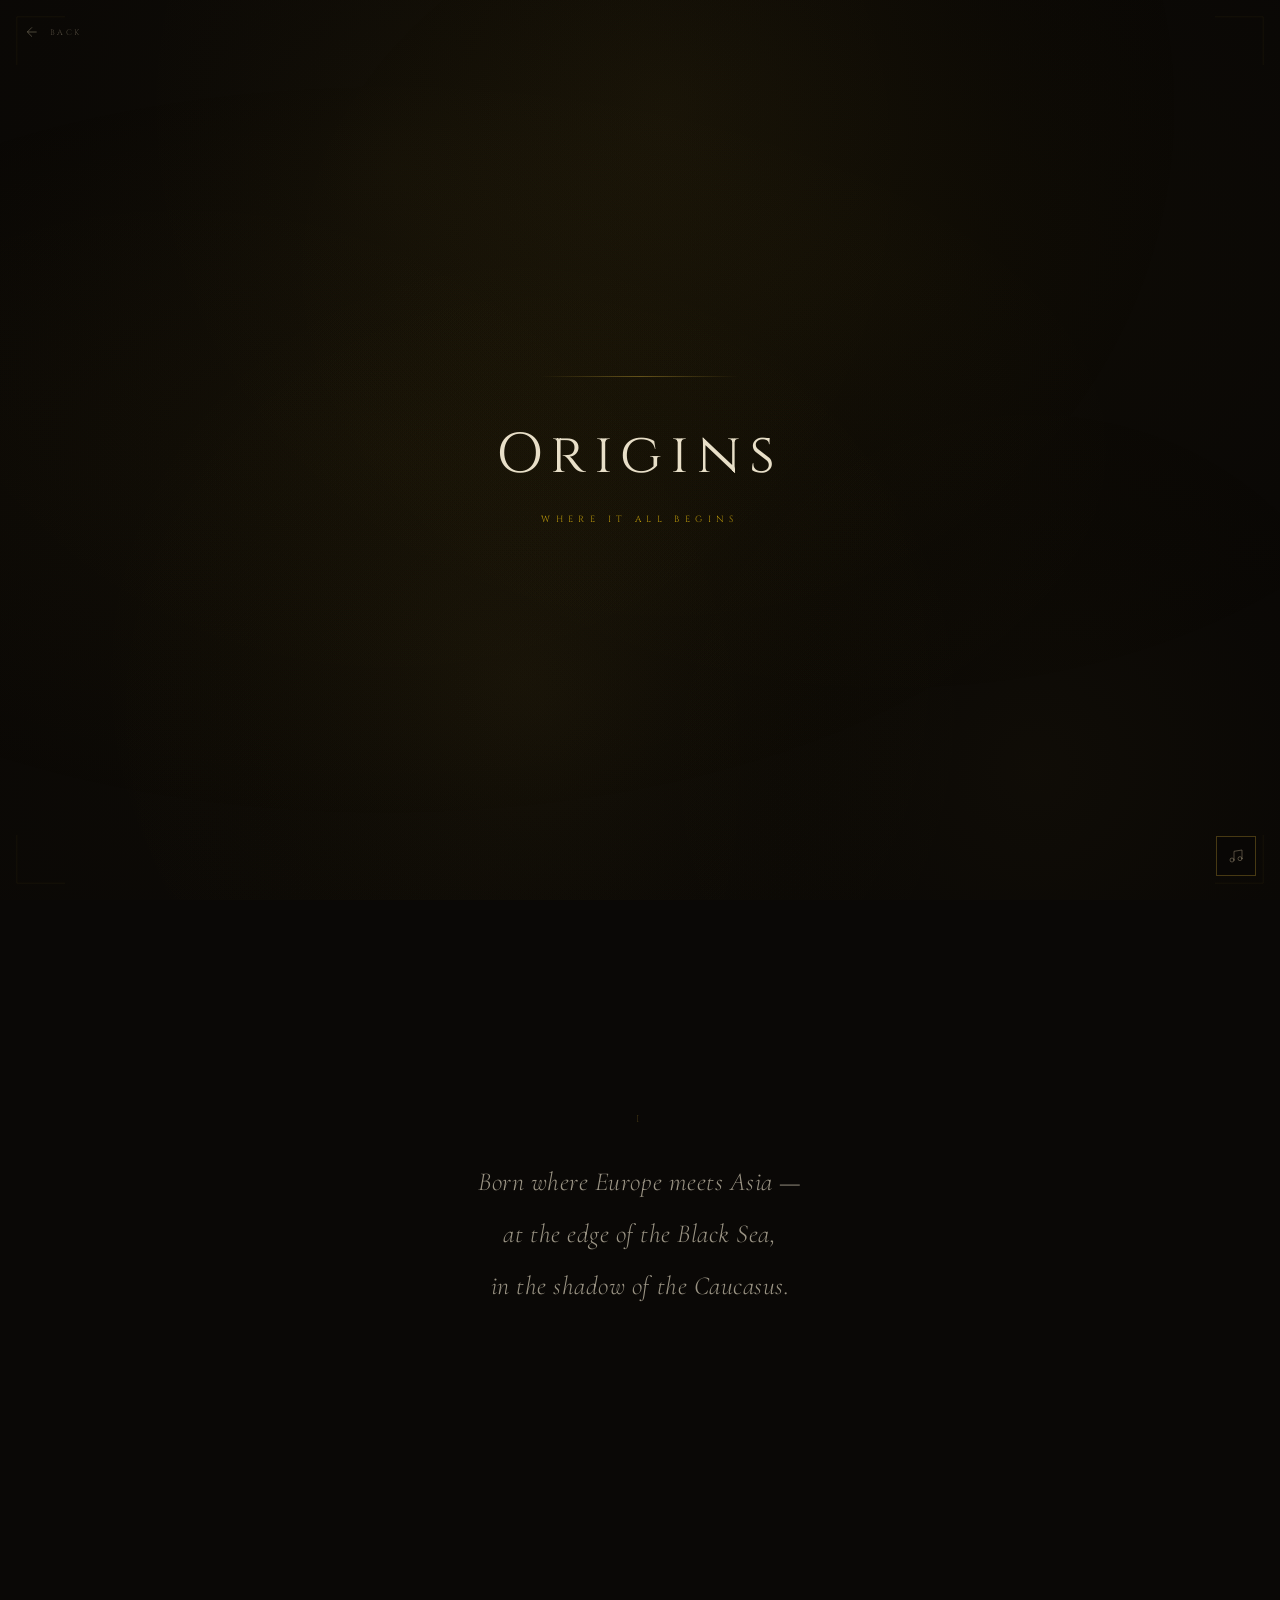
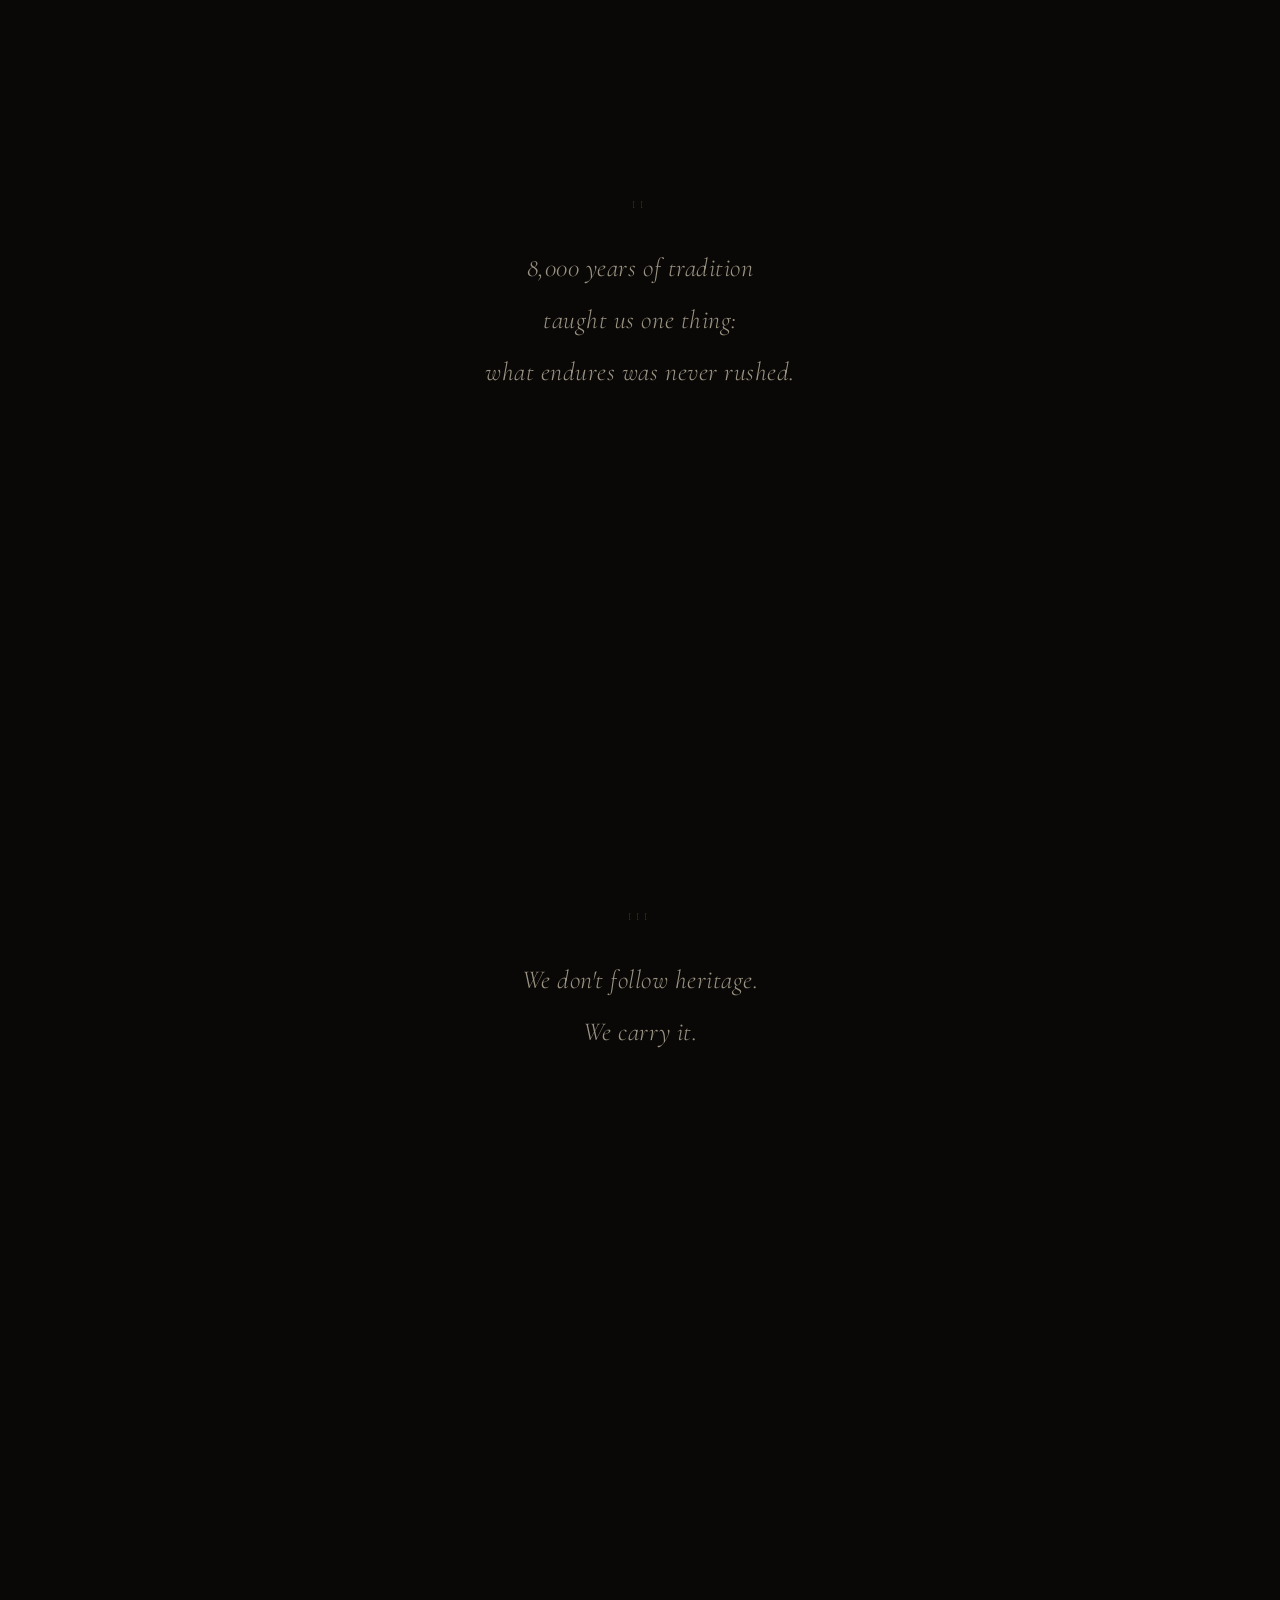
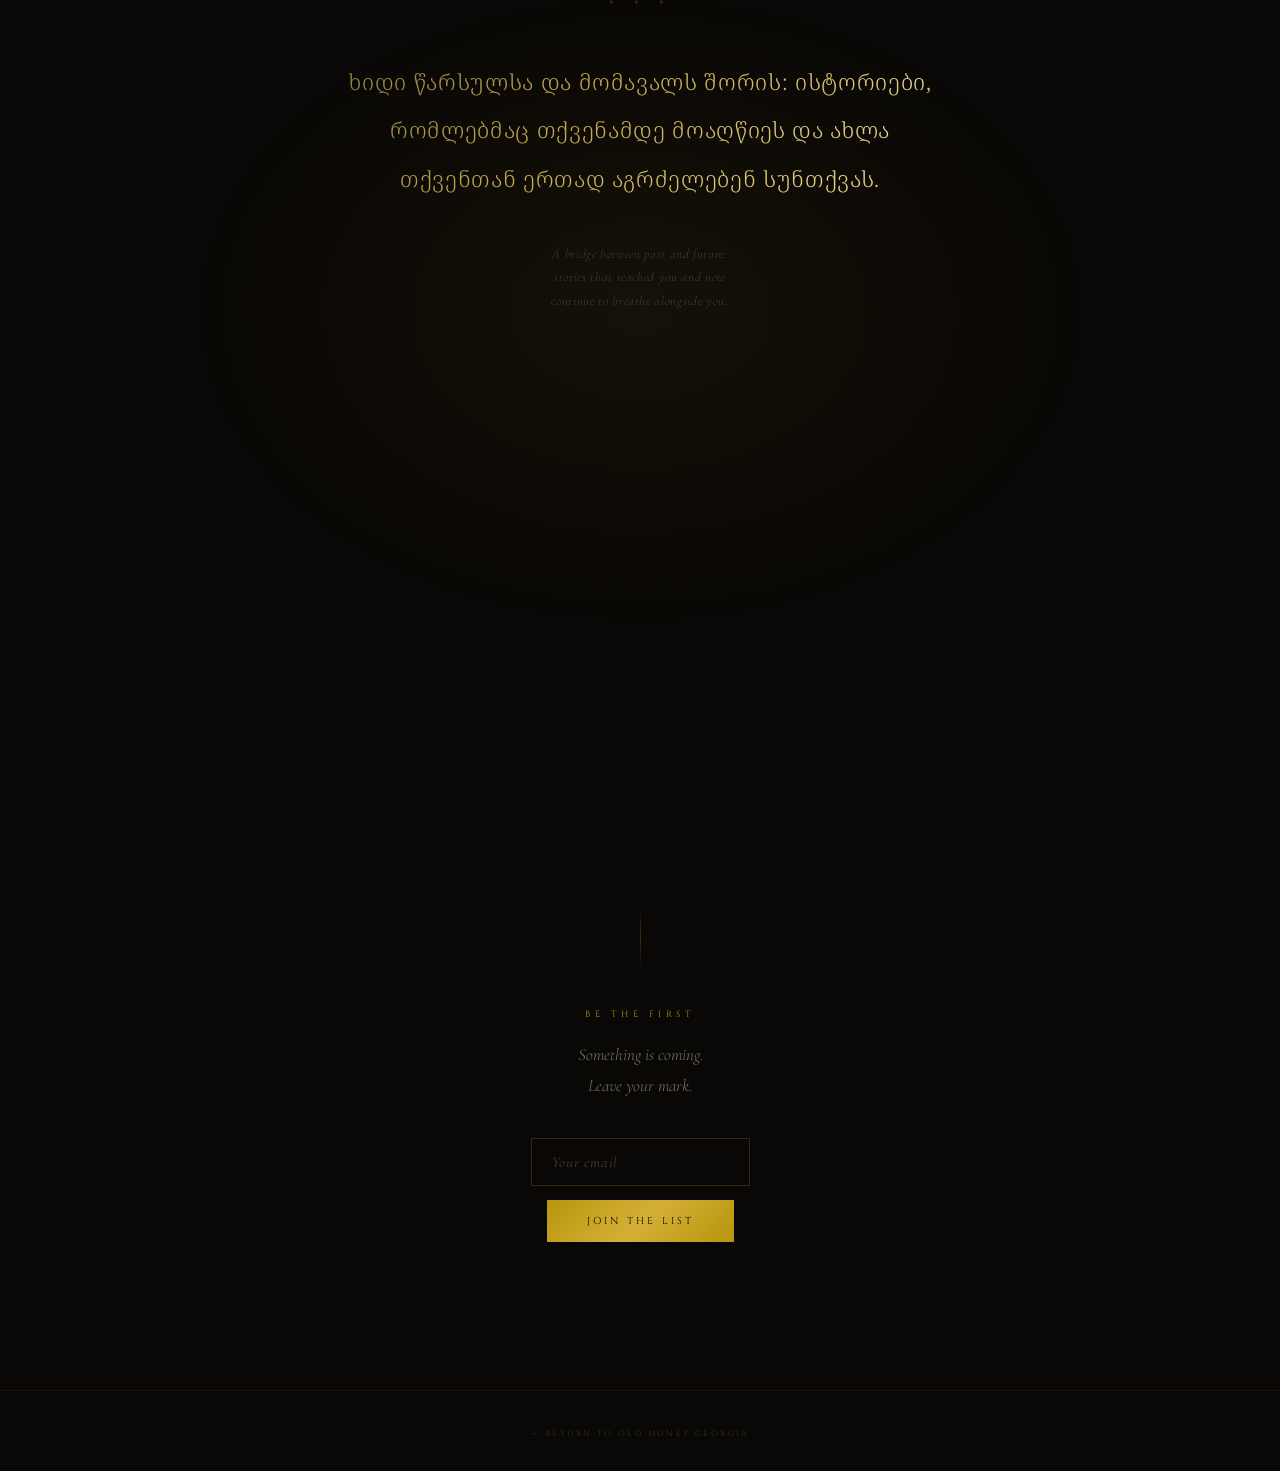
<file: about.html>
<!DOCTYPE html>

<html lang="ka">
<head>
<meta charset="UTF-8">
<meta name="viewport" content="width=device-width, initial-scale=1.0">
<title>Old Money Georgia — Origins</title>
<meta name="description" content="The origins of Old Money Georgia. Born where Europe meets Asia. Rooted in 8,000 years of tradition.">
<link rel="icon" type="image/png" href="favicon.png">
<link rel="apple-touch-icon" href="favicon.png">
<link href="https://fonts.googleapis.com/css2?family=Cinzel:wght@400;600&family=Cormorant+Garamond:ital,wght@0,300;0,400;1,300;1,400&family=Noto+Serif+Georgian:wght@200;300;400&display=swap" rel="stylesheet">
<style>
*, *::before, *::after { margin: 0; padding: 0; box-sizing: border-box; }

html {
scroll-behavior: smooth;
scrollbar-width: thin;
scrollbar-color: rgba(212,175,55,0.15) transparent;
}

body {
background: #0a0806;
font-family: 'Cormorant Garamond', serif;
color: #e8dfc8;
overflow-x: hidden;
}

::selection {
background: rgba(212,175,55,0.3);
color: #e8dfc8;
}

.back-btn {
position: fixed;
top: 24px;
left: 24px;
z-index: 100;
display: flex;
align-items: center;
gap: 10px;
text-decoration: none;
color: rgba(154,142,117,0.5);
font-family: 'Cinzel', serif;
font-size: 8px;
letter-spacing: 0.3em;
text-transform: uppercase;
transition: color 0.4s ease;
mix-blend-mode: difference;
}

.back-btn:active { color: #d4af37; }

.back-btn svg {
width: 16px;
height: 16px;
stroke: currentColor;
fill: none;
stroke-width: 1.5;
}

.progress-bar {
position: fixed;
top: 0;
left: 0;
height: 1px;
background: linear-gradient(90deg, #8a7a45, #d4af37, #e8d48b);
z-index: 200;
width: 0%;
}

.opening {
min-height: 100vh;
display: flex;
align-items: center;
justify-content: center;
position: relative;
overflow: hidden;
}

.opening-bg {
position: absolute;
inset: 0;
background:
radial-gradient(ellipse at 30% 50%, rgba(212,175,55,0.04) 0%, transparent 60%),
radial-gradient(ellipse at 70% 30%, rgba(184,150,12,0.03) 0%, transparent 50%);
}

.opening-content {
text-align: center;
z-index: 1;
padding: 40px 20px;
}

.opening-line {
width: 0;
height: 1px;
background: linear-gradient(90deg, transparent, #d4af37, transparent);
margin: 0 auto 40px;
opacity: 0;
}

.opening-title {
font-family: 'Cinzel', serif;
font-size: clamp(28px, 8vw, 56px);
font-weight: 400;
letter-spacing: 0.15em;
color: #e8dfc8;
opacity: 0;
transform: translateY(20px);
}

.opening-subtitle {
font-family: 'Cinzel', serif;
font-size: 9px;
letter-spacing: 0.6em;
color: #b8960c;
text-transform: uppercase;
margin-top: 20px;
opacity: 0;
transform: translateY(10px);
}

.opening.in-view .opening-line {
animation: lineGrow 1.2s ease 0.3s forwards;
}
.opening.in-view .opening-title {
animation: fadeUp 1s ease 0.8s forwards;
}
.opening.in-view .opening-subtitle {
animation: fadeUp 1s ease 1.2s forwards;
}

.story-block {
min-height: 80vh;
display: flex;
align-items: center;
justify-content: center;
padding: 80px 20px;
position: relative;
}

.story-block::before {
content: ‘’;
position: absolute;
left: 50%;
top: 0;
width: 1px;
height: 100%;
background: linear-gradient(180deg, transparent, rgba(212,175,55,0.06), transparent);
}

.story-inner {
max-width: 580px;
text-align: center;
position: relative;
}

.story-num {
font-family: 'Cinzel', serif;
font-size: 10px;
letter-spacing: 0.5em;
color: rgba(212,175,55,0.25);
margin-bottom: 30px;
opacity: 0;
transform: translateY(15px);
}

.story-en {
font-size: clamp(18px, 3.5vw, 26px);
font-weight: 300;
font-style: italic;
line-height: 2;
color: rgba(232,223,200,0.65);
letter-spacing: 0.02em;
opacity: 0;
transform: translateY(20px);
}

.story-block.in-view .story-num {
animation: fadeUp 0.8s ease 0.2s forwards;
}
.story-block.in-view .story-en {
animation: fadeUp 0.9s ease 0.5s forwards;
}

.georgian-section {
min-height: 100vh;
display: flex;
align-items: center;
justify-content: center;
position: relative;
overflow: hidden;
padding: 60px 20px;
}

.georgian-bg {
position: absolute;
inset: 0;
background: radial-gradient(ellipse at 50% 50%, rgba(212,175,55,0.06) 0%, transparent 50%);
opacity: 0;
transition: opacity 1.5s ease;
}

.georgian-section.in-view .georgian-bg {
opacity: 1;
}

.georgian-inner {
max-width: 620px;
text-align: center;
position: relative;
}

.georgian-ornament {
font-family: 'Cinzel', serif;
font-size: 8px;
letter-spacing: 1em;
color: rgba(212,175,55,0.2);
margin-bottom: 50px;
opacity: 0;
}

.georgian-text {
font-family: 'Noto Serif Georgian', serif;
font-size: clamp(16px, 3.5vw, 22px);
font-weight: 300;
line-height: 2.2;
letter-spacing: 0.03em;
text-align: center;
padding: 0 10px;
background: linear-gradient(135deg, #8a7a45 0%, #c4a94d 20%, #e8d48b 42%, #d4af37 58%, #c4a94d 75%, #8a7a45 100%);
background-size: 200% 200%;
-webkit-background-clip: text;
-webkit-text-fill-color: transparent;
background-clip: text;
opacity: 0;
transform: translateY(15px);
}

.georgian-section.in-view .georgian-text {
animation: fadeUp 1.2s ease 0.4s forwards, goldShimmer 6s ease-in-out 1.6s infinite;
}

.georgian-section.in-view .georgian-ornament {
animation: fadeUp 0.8s ease 0.1s forwards;
}

.georgian-translation {
font-size: 13px;
font-style: italic;
font-weight: 300;
color: rgba(154,142,117,0.35);
margin-top: 40px;
letter-spacing: 0.05em;
line-height: 1.8;
opacity: 0;
}

.georgian-section.in-view .georgian-translation {
animation: fadeUp 0.8s ease 1s forwards;
}

@keyframes goldShimmer {
0% { background-position: 0% 50%; }
50% { background-position: 100% 50%; }
100% { background-position: 0% 50%; }
}

.signup {
min-height: 70vh;
display: flex;
align-items: center;
justify-content: center;
padding: 100px 20px;
position: relative;
}

.signup-inner {
max-width: 440px;
text-align: center;
}

.signup-rule {
width: 1px;
height: 60px;
background: linear-gradient(180deg, transparent, rgba(212,175,55,0.25), transparent);
margin: 0 auto 40px;
opacity: 0;
}

.signup-label {
font-family: 'Cinzel', serif;
font-size: 9px;
letter-spacing: 0.5em;
color: #b8960c;
text-transform: uppercase;
margin-bottom: 20px;
opacity: 0;
}

.signup-text {
font-size: 17px;
font-style: italic;
font-weight: 300;
color: rgba(232,223,200,0.5);
line-height: 1.8;
margin-bottom: 36px;
opacity: 0;
}

.signup-form {
display: flex;
flex-direction: column;
gap: 14px;
align-items: center;
opacity: 0;
}

.signup-input {
width: 100%;
max-width: 320px;
padding: 14px 20px;
font-family: 'Cormorant Garamond', serif;
font-size: 15px;
color: #e8dfc8;
background: transparent;
border: 1px solid rgba(212,175,55,0.2);
letter-spacing: 0.05em;
outline: none;
transition: border-color 0.4s ease, box-shadow 0.4s ease;
}

.signup-input::placeholder {
color: rgba(154,142,117,0.4);
font-style: italic;
}

.signup-input:focus {
border-color: rgba(212,175,55,0.5);
box-shadow: 0 0 20px rgba(212,175,55,0.05);
}

.signup-btn {
font-family: 'Cinzel', serif;
font-size: 10px;
letter-spacing: 0.3em;
text-transform: uppercase;
color: #0a0806;
background: linear-gradient(135deg, #b8960c, #d4af37, #b8960c);
border: none;
padding: 14px 40px;
cursor: pointer;
position: relative;
overflow: hidden;
transition: transform 0.3s ease;
}

.signup-btn:active {
transform: scale(0.97);
}

.signup-btn::after {
content: ‘’;
position: absolute;
top: 0; left: -100%;
width: 60%; height: 100%;
background: linear-gradient(90deg, transparent, rgba(255,255,255,0.3), transparent);
animation: shimmer 3s ease-in-out infinite;
}

.signup.in-view .signup-rule { animation: fadeUp 0.8s ease 0.2s forwards; }
.signup.in-view .signup-label { animation: fadeUp 0.8s ease 0.4s forwards; }
.signup.in-view .signup-text { animation: fadeUp 0.8s ease 0.6s forwards; }
.signup.in-view .signup-form { animation: fadeUp 0.8s ease 0.8s forwards; }

.about-footer {
border-top: 1px solid rgba(184,150,12,0.08);
padding: 30px 20px;
text-align: center;
}

.about-footer a {
font-family: 'Cinzel', serif;
font-size: 8px;
letter-spacing: 0.3em;
color: rgba(154,142,117,0.3);
text-decoration: none;
text-transform: uppercase;
transition: color 0.3s ease;
}

.about-footer a:active {
color: #d4af37;
}

.particles {
position: fixed;
inset: 0;
pointer-events: none;
z-index: 0;
overflow: hidden;
}

.particle {
position: absolute;
width: 2px;
height: 2px;
background: #d4af37;
border-radius: 50%;
opacity: 0;
animation: particleFloat linear infinite;
}

@keyframes particleFloat {
0% { opacity: 0; transform: translateY(100vh) scale(0); }
10% { opacity: 0.3; }
90% { opacity: 0.05; }
100% { opacity: 0; transform: translateY(-10vh) scale(1); }
}

@keyframes fadeUp {
0% { opacity: 0; transform: translateY(15px); }
100% { opacity: 1; transform: translateY(0); }
}

@keyframes lineGrow {
0% { width: 0; opacity: 0; }
100% { width: min(60vw, 200px); opacity: 0.4; }
}

@keyframes shimmer {
0% { left: -100%; }
50% { left: 100%; }
100% { left: 100%; }
}

.corner {
position: fixed;
width: 50px;
height: 50px;
opacity: 0.15;
z-index: 100;
pointer-events: none;
}
.corner svg { width: 100%; height: 100%; }
.tl { top: 16px; left: 16px; }
.tr { top: 16px; right: 16px; transform: scaleX(-1); }
.bl { bottom: 16px; left: 16px; transform: scaleY(-1); }
.br { bottom: 16px; right: 16px; transform: scale(-1); }
</style>

</head>
<body>
<canvas id="meshCanvas" style="position:fixed;top:0;left:0;width:100%;height:100%;pointer-events:none;z-index:1;"></canvas>

<div class="progress-bar" id="progress"></div>
<div class="particles" id="particles"></div>

<div class="corner tl"><svg viewBox="0 0 60 60" fill="none"><path d="M1 59V1H59" stroke="#d4af37" stroke-width="0.5"/></svg></div>
<div class="corner tr"><svg viewBox="0 0 60 60" fill="none"><path d="M1 59V1H59" stroke="#d4af37" stroke-width="0.5"/></svg></div>
<div class="corner bl"><svg viewBox="0 0 60 60" fill="none"><path d="M1 59V1H59" stroke="#d4af37" stroke-width="0.5"/></svg></div>
<div class="corner br"><svg viewBox="0 0 60 60" fill="none"><path d="M1 59V1H59" stroke="#d4af37" stroke-width="0.5"/></svg></div>

<a href="https://oldmoney.ge/" class="back-btn">
  <svg viewBox="0 0 24 24"><path d="M19 12H5M12 19l-7-7 7-7"/></svg>
  Back
</a>

<section class="opening" id="opening">
  <div class="opening-bg"></div>
  <div class="opening-content">
    <div class="opening-line"></div>
    <h1 class="opening-title">Origins</h1>
    <p class="opening-subtitle">Where it all begins</p>
  </div>
</section>

<section class="story-block" id="story1">
  <div class="story-inner">
    <p class="story-num">I</p>
    <p class="story-en">
      Born where Europe meets Asia &#8212;<br>
      at the edge of the Black Sea,<br>
      in the shadow of the Caucasus.
    </p>
  </div>
</section>

<section class="story-block" id="story2">
  <div class="story-inner">
    <p class="story-num">II</p>
    <p class="story-en">
      8,000 years of tradition<br>
      taught us one thing:<br>
      what endures was never rushed.
    </p>
  </div>
</section>

<section class="story-block" id="story3">
  <div class="story-inner">
    <p class="story-num">III</p>
    <p class="story-en">
      We don&#39;t follow heritage.<br>
      We carry it.
    </p>
  </div>
</section>

<section class="georgian-section" id="georgian">
  <div class="georgian-bg"></div>
  <div class="georgian-inner">
    <p class="georgian-ornament">&#10022; &#10022; &#10022;</p>
    <p class="georgian-text">
      &#x10EE;&#x10D8;&#x10D3;&#x10D8; &#x10EC;&#x10D0;&#x10E0;&#x10E1;&#x10E3;&#x10DA;&#x10E1;&#x10D0; &#x10D3;&#x10D0; &#x10DB;&#x10DD;&#x10DB;&#x10D0;&#x10D5;&#x10D0;&#x10DA;&#x10E1; &#x10E8;&#x10DD;&#x10E0;&#x10D8;&#x10E1;: &#x10D8;&#x10E1;&#x10E2;&#x10DD;&#x10E0;&#x10D8;&#x10D4;&#x10D1;&#x10D8;, &#x10E0;&#x10DD;&#x10DB;&#x10DA;&#x10D4;&#x10D1;&#x10DB;&#x10D0;&#x10EA; &#x10D7;&#x10E5;&#x10D5;&#x10D4;&#x10DC;&#x10D0;&#x10DB;&#x10D3;&#x10D4; &#x10DB;&#x10DD;&#x10D0;&#x10E6;&#x10EC;&#x10D8;&#x10D4;&#x10E1; &#x10D3;&#x10D0; &#x10D0;&#x10EE;&#x10DA;&#x10D0; &#x10D7;&#x10E5;&#x10D5;&#x10D4;&#x10DC;&#x10D7;&#x10D0;&#x10DC; &#x10D4;&#x10E0;&#x10D7;&#x10D0;&#x10D3; &#x10D0;&#x10D2;&#x10E0;&#x10EB;&#x10D4;&#x10DA;&#x10D4;&#x10D1;&#x10D4;&#x10DC; &#x10E1;&#x10E3;&#x10DC;&#x10D7;&#x10E5;&#x10D5;&#x10D0;&#x10E1;.
    </p>
    <p class="georgian-translation">
      A bridge between past and future:<br>
      stories that reached you and now<br>
      continue to breathe alongside you.
    </p>
  </div>
</section>

<section class="signup" id="signup">
  <div class="signup-inner">
    <div class="signup-rule"></div>
    <p class="signup-label">Be The First</p>
    <p class="signup-text">Something is coming.<br>Leave your mark.</p>
    <form class="signup-form" action="https://formsubmit.co/62b40e1d1ae22d08b8bf37d72c65cea5" method="POST">
      <input type="hidden" name="_subject" value="New Signup - About Page">
      <input type="hidden" name="_captcha" value="false">
      <input type="hidden" name="_next" value="https://oldmoney.ge/about.html">
      <input type="email" name="email" placeholder="Your email" required class="signup-input">
      <button type="submit" class="signup-btn">Join The List</button>
    </form>
  </div>
</section>

<div class="about-footer">
  <a href="https://oldmoney.ge/">&#8592; Return to Old Money Georgia</a>
</div>

<script>
(function() {
  var c = document.getElementById('particles');
  for (var i = 0; i < 18; i++) {
    var p = document.createElement('div');
    p.className = 'particle';
    p.style.left = Math.random() * 100 + '%';
    var s = (1 + Math.random() * 2) + 'px';
    p.style.width = s;
    p.style.height = s;
    p.style.animationDuration = (12 + Math.random() * 20) + 's';
    p.style.animationDelay = (Math.random() * 15) + 's';
    c.appendChild(p);
  }
})();

window.addEventListener('scroll', function() {
  var h = document.documentElement.scrollHeight - window.innerHeight;
  var pct = h > 0 ? (window.pageYOffset / h) * 100 : 0;
  document.getElementById('progress').style.width = pct + '%';
});

(function() {
  var sections = document.querySelectorAll('.opening, .story-block, .georgian-section, .signup');
  var observer = new IntersectionObserver(function(entries) {
    entries.forEach(function(entry) {
      if (entry.isIntersecting) {
        entry.target.classList.add('in-view');
      }
    });
  }, { threshold: 0.25 });
  sections.forEach(function(s) { observer.observe(s); });
})();
</script>
<script>
document.addEventListener('touchstart', function(e) {
  var ring = document.createElement('div');
  ring.style.cssText = 'position:fixed;pointer-events:none;width:0;height:0;border:1px solid rgba(212,175,55,0.6);border-radius:50%;transform:translate(-50%,-50%);z-index:9998;';
  ring.style.left = e.touches[0].clientX + 'px';
  ring.style.top = e.touches[0].clientY + 'px';
  ring.style.animation = 'ringPop 0.8s ease-out forwards';
  document.body.appendChild(ring);
  setTimeout(function() { ring.remove(); }, 800);
});
</script>
<style>
@keyframes ringPop {
  0% { width: 0; height: 0; opacity: 0.8; }
  100% { width: 80px; height: 80px; opacity: 0; }
}
</style>
<script>
(function() {
  var canvas = document.getElementById('meshCanvas');
  var ctx = canvas.getContext('2d');
  var dpr = Math.min(window.devicePixelRatio || 1, 2);
  var w, h;
  function resize() {
    w = canvas.offsetWidth;
    h = canvas.offsetHeight;
    canvas.width = w * dpr;
    canvas.height = h * dpr;
    ctx.setTransform(dpr, 0, 0, dpr, 0, 0);
  }
  var blobs = [];
  for (var i = 0; i < 6; i++) {
    blobs.push({
      x: 0.1 + Math.random() * 0.8,
      y: 0.1 + Math.random() * 0.8,
      vx: (Math.random() - 0.5) * 0.0004,
      vy: (Math.random() - 0.5) * 0.0004,
      radius: 0.3 + Math.random() * 0.25,
      opacity: 0.03 + Math.random() * 0.03,
      phase: Math.random() * Math.PI * 2,
      pulseSpeed: 0.002 + Math.random() * 0.003
    });
  }
  function draw() {
    ctx.clearRect(0, 0, w, h);
    for (var i = 0; i < blobs.length; i++) {
      var b = blobs[i];
      b.phase += b.pulseSpeed;
      b.x += b.vx + Math.sin(b.phase * 0.7) * 0.00015;
      b.y += b.vy + Math.cos(b.phase * 0.5) * 0.00015;
      if (b.x < -0.15 || b.x > 1.15) b.vx *= -1;
      if (b.y < -0.15 || b.y > 1.15) b.vy *= -1;
      var cx = b.x * w;
      var cy = b.y * h;
      var r = b.radius * Math.max(w, h);
      var pulse = 0.65 + 0.35 * Math.sin(b.phase);
      var op = b.opacity * pulse;
      var grad = ctx.createRadialGradient(cx, cy, 0, cx, cy, r);
      grad.addColorStop(0, 'rgba(212,175,55,' + op + ')');
      grad.addColorStop(0.35, 'rgba(200,165,40,' + (op * 0.55) + ')');
      grad.addColorStop(0.65, 'rgba(184,150,12,' + (op * 0.2) + ')');
      grad.addColorStop(1, 'rgba(184,150,12,0)');
      ctx.fillStyle = grad;
      ctx.fillRect(0, 0, w, h);
    }
    requestAnimationFrame(draw);
  }
  resize();
  draw();
  window.addEventListener('resize', resize);
})();
</script>
<script>
(function() {
  var blocks = document.querySelectorAll('.story-inner, .georgian-inner');
  window.addEventListener('scroll', function() {
    blocks.forEach(function(b) {
      var rect = b.getBoundingClientRect();
      var center = rect.top + rect.height / 2;
      var offset = (window.innerHeight / 2 - center) * 0.05;
      b.style.transform = 'translateY(' + offset + 'px)';
    });
  });
})();
</script>
<script>
(function() {
  var geo = document.querySelector('.georgian-text');
  if (!geo) return;
  geo.addEventListener('click', function() {
    geo.style.transition = 'text-shadow 1s ease';
    geo.style.textShadow = '0 0 30px rgba(212,175,55,0.4)';
    setTimeout(function() {
      geo.style.textShadow = 'none';
    }, 2000);
  });
})();
</script>
<!-- ═══ Background Music ═══ -->
<audio id="bgMusic" loop preload="auto">
  <source src="music.mp3" type="audio/mpeg">
</audio>

<div id="musicBtn" style="
  position: fixed;
  bottom: 24px;
  right: 24px;
  width: 40px;
  height: 40px;
  border: 1px solid rgba(212,175,55,0.3);
  background: rgba(10,8,6,0.85);
  backdrop-filter: blur(10px);
  display: flex;
  align-items: center;
  justify-content: center;
  cursor: pointer;
  z-index: 9999;
  transition: border-color 0.4s, box-shadow 0.4s;
">
  <svg id="musicIcon" width="16" height="16" viewBox="0 0 24 24" fill="none" stroke="rgba(154,142,117,0.5)" stroke-width="1.5" stroke-linecap="round" stroke-linejoin="round">
    <path d="M9 18V5l12-2v13"/>
    <circle cx="6" cy="18" r="3"/>
    <circle cx="18" cy="16" r="3"/>
  </svg>
</div>

<style>
#musicBtn:active {
  border-color: rgba(212,175,55,0.6);
  box-shadow: 0 0 20px rgba(212,175,55,0.2);
}
#musicBtn.playing {
  border-color: rgba(212,175,55,0.5);
}
#musicBtn.playing::after {
  content: '';
  position: absolute;
  inset: -4px;
  border: 1px solid rgba(212,175,55,0.15);
  animation: musicPulse 2s ease-in-out infinite;
}
@keyframes musicPulse {
  0%, 100% { opacity: 0.3; transform: scale(1); }
  50% { opacity: 0; transform: scale(1.3); }
}
</style>

<script>
(function() {
  var audio = document.getElementById('bgMusic');
  var btn = document.getElementById('musicBtn');
  var icon = document.getElementById('musicIcon');
  var playing = false;
  var maxVol = 0.15;
  var fadeDuration = 4000;
  var stepTime = 50;
  var stepSize = maxVol / (fadeDuration / stepTime);
  var currentFade = null;

  audio.volume = 0;

  // Восстановить позицию из другой страницы
  var savedTime = parseFloat(sessionStorage.getItem('omMusicTime') || '0');
  if (savedTime > 0) {
    audio.currentTime = savedTime;
  }

  // Сохранять позицию каждую секунду
  setInterval(function() {
    if (playing) {
      sessionStorage.setItem('omMusicTime', audio.currentTime);
    }
  }, 1000);

  function fadeIn() {
    if (currentFade) clearInterval(currentFade);
    var vol = audio.volume;
    currentFade = setInterval(function() {
      vol += stepSize;
      if (vol >= maxVol) {
        vol = maxVol;
        clearInterval(currentFade);
        currentFade = null;
      }
      audio.volume = vol;
    }, stepTime);
  }

  function fadeOut(cb) {
    if (currentFade) clearInterval(currentFade);
    var vol = audio.volume;
    var outStep = vol / (1500 / stepTime);
    currentFade = setInterval(function() {
      vol -= outStep;
      if (vol <= 0) {
        vol = 0;
        audio.volume = 0;
        clearInterval(currentFade);
        currentFade = null;
        if (cb) cb();
        return;
      }
      audio.volume = vol;
    }, stepTime);
  }

  function startPlaying() {
    audio.play().then(function() {
      fadeIn();
      playing = true;
      btn.classList.add('playing');
      icon.style.stroke = '#d4af37';
      localStorage.setItem('omMusic', 'on');
    }).catch(function() {});
  }

  function stopPlaying() {
    fadeOut(function() { audio.pause(); });
    playing = false;
    btn.classList.remove('playing');
    icon.style.stroke = 'rgba(154,142,117,0.5)';
    localStorage.setItem('omMusic', 'off');
  }

  // Кнопка toggle
  btn.addEventListener('click', function() {
    if (!playing) {
      startPlaying();
    } else {
      stopPlaying();
    }
  });

  // Автостарт после splash (3 сек) при первом визите,
  // или сразу если уже был включён на другой странице
  var musicPref = localStorage.getItem('omMusic');

    // Музыка только по кнопке

})();
</script>
<!-- ═══ Page Transitions ═══ -->
<div id="pageFade" style="
  position: fixed;
  inset: 0;
  background: #0a0806;
  z-index: 99999;
  pointer-events: none;
  opacity: 0;
  transition: opacity 0.6s ease;
"></div>

<script>
(function() {
  // Fade in при загрузке
  var fade = document.getElementById('pageFade');
  fade.style.opacity = '1';
  window.addEventListener('load', function() {
    setTimeout(function() {
      fade.style.opacity = '0';
    }, 100);
  });

  // Fade out при клике на ссылку
  document.addEventListener('click', function(e) {
    var link = e.target.closest('a');
    if (!link) return;
    var href = link.getAttribute('href');
    if (!href) return;
    // Только локальные ссылки (не instagram, не mailto)
    if (href.startsWith('http') || href.startsWith('mailto') || href.startsWith('#') || link.getAttribute('target') === '_blank') return;

    e.preventDefault();
    fade.style.opacity = '1';
    setTimeout(function() {
      window.location.href = href;
    }, 600);
  });
})();
</script>
<!-- ═══ Parallax Scroll ═══ -->
<script>
(function() {
  // Добавляем parallax к секциям
  var items = [
    { sel: '.philosophy .section-label', speed: 0.08 },
    { sel: '.philosophy .section-text', speed: 0.05 },
    { sel: '.pillar-title', speed: 0.06 },
    { sel: '.ig-title', speed: 0.07 },
    { sel: '.ig-sub', speed: 0.04 },
    { sel: '.waitlist .section-label', speed: 0.08 },
    { sel: '.waitlist-text', speed: 0.05 }
  ];

  var elements = [];
  items.forEach(function(item) {
    var els = document.querySelectorAll(item.sel);
    els.forEach(function(el) {
      elements.push({ el: el, speed: item.speed, top: 0 });
    });
  });

  function update() {
    var scrollY = window.pageYOffset;
    var winH = window.innerHeight;
    for (var i = 0; i < elements.length; i++) {
      var obj = elements[i];
      var rect = obj.el.getBoundingClientRect();
      // Только если элемент видим
      if (rect.top < winH && rect.bottom > 0) {
        var center = rect.top + rect.height / 2;
        var offset = (center - winH / 2) * obj.speed;
        obj.el.style.transform = 'translateY(' + offset + 'px)';
      }
    }
    requestAnimationFrame(update);
  }

  update();
})();
</script>


</body>
</html>
</file>
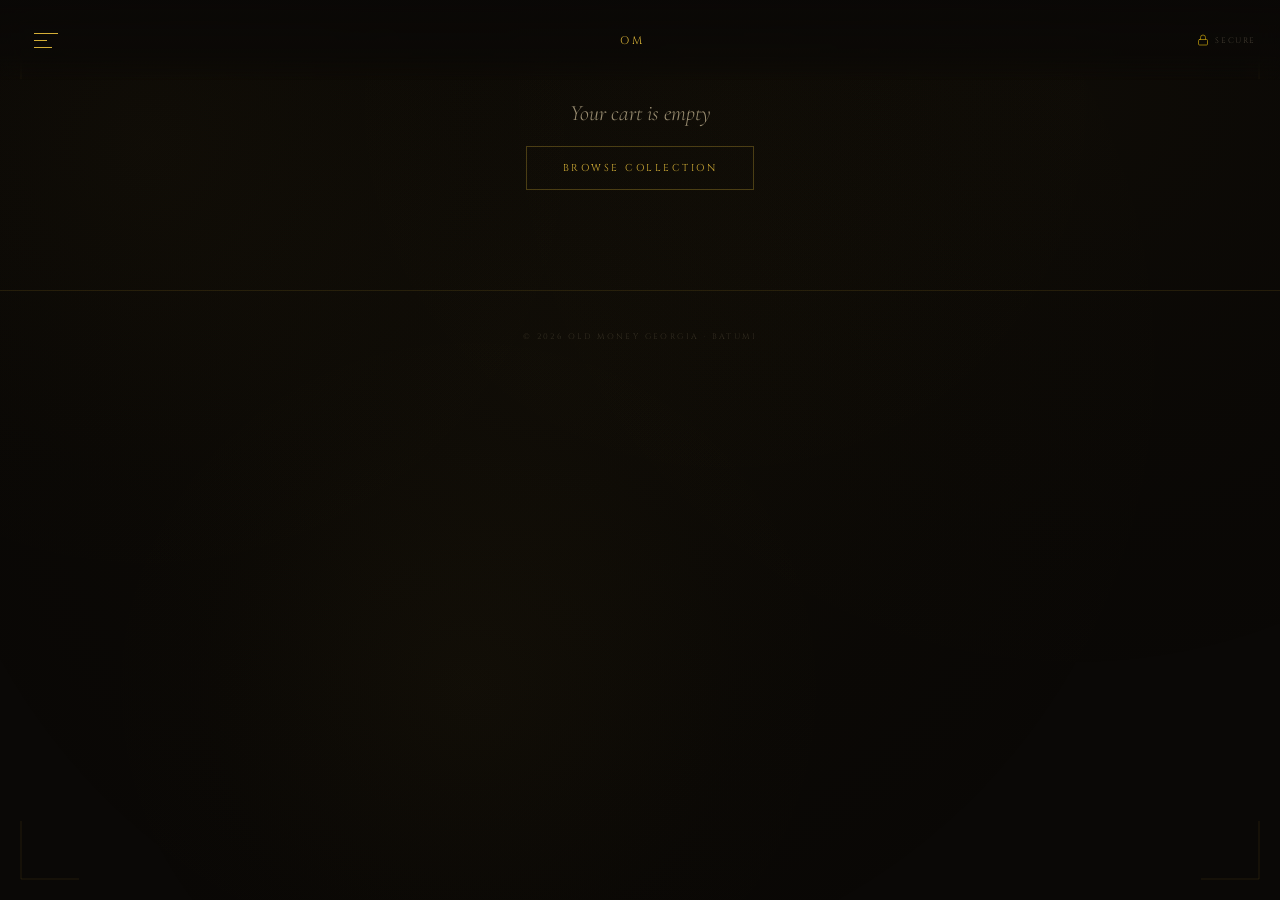
<file: checkout.html>
<!DOCTYPE html>
<html lang="en">
<head>
<title>Checkout | Old Money Georgia</title>
<meta charset="UTF-8">
<meta name="viewport" content="width=device-width, initial-scale=1.0, viewport-fit=cover">
<meta name="description" content="Complete your order — Old Money Georgia">
<meta name="theme-color" content="#0a0806">
<link rel="icon" type="image/png" href="favicon.png">
<link rel="apple-touch-icon" href="favicon.png">

<link rel="preconnect" href="https://fonts.googleapis.com">
<link rel="preconnect" href="https://fonts.gstatic.com" crossorigin>
<link href="https://fonts.googleapis.com/css2?family=Cinzel:wght@400;600&family=Cormorant+Garamond:ital,wght@0,300;0,400;1,300&family=Libre+Franklin:wght@300&display=swap" rel="stylesheet">

<script async src="https://www.googletagmanager.com/gtag/js?id=G-BV3T1X57VX"></script>
<script>
  window.dataLayer = window.dataLayer || [];
  function gtag(){dataLayer.push(arguments);}
  gtag('js', new Date());
  gtag('config', 'G-BV3T1X57VX');
</script>

<style>
:root {
  --bg: #0a0806;
  --bg-elevated: #0f0d0a;
  --bg-card: #121010;
  --text: #e8dfc8;
  --text-muted: #9a8e75;
  --text-dim: rgba(154,142,117,0.4);
  --gold: #d4af37;
  --gold-dark: #b8960c;
  --gold-glow: rgba(212,175,55,0.08);
  --gold-border: rgba(212,175,55,0.12);
  --gold-border-hover: rgba(212,175,55,0.35);
  --font-display: 'Cinzel', serif;
  --font-body: 'Cormorant Garamond', serif;
  --font-ui: 'Libre Franklin', sans-serif;
  --ease-luxury: cubic-bezier(0.22, 1, 0.36, 1);
}

*, *::before, *::after { margin: 0; padding: 0; box-sizing: border-box; }
html { scroll-behavior: smooth; }
::selection { background: rgba(212,175,55,0.3); color: var(--text); }

body {
  background: var(--bg);
  font-family: var(--font-body);
  color: var(--text);
  overflow-x: hidden;
  padding-top: env(safe-area-inset-top);
  padding-bottom: env(safe-area-inset-bottom);
  -webkit-font-smoothing: antialiased;
  -moz-osx-font-smoothing: grayscale;
}

/* ═══ PAGE FADE ═══ */
#pageFade {
  position: fixed; inset: 0;
  background: var(--bg);
  z-index: 99999;
  pointer-events: none;
  opacity: 1;
  transition: opacity 0.8s var(--ease-luxury);
}

/* ═══ PARTICLES ═══ */
.particles-container {
  position: fixed; inset: 0;
  pointer-events: none; z-index: 0;
  overflow: hidden;
}
.particle {
  position: absolute;
  width: 3px; height: 3px;
  background: var(--gold);
  border-radius: 50%;
  opacity: 0;
  animation: particleFloat linear infinite;
}
@keyframes particleFloat {
  0% { opacity: 0; transform: translateY(100vh) scale(0); }
  10% { opacity: 0.4; }
  90% { opacity: 0.1; }
  100% { opacity: 0; transform: translateY(-10vh) scale(1); }
}

/* ═══ CORNER ORNAMENTS ═══ */
.corner {
  position: fixed;
  width: 60px; height: 60px;
  opacity: 0.25; z-index: 100;
  pointer-events: none;
}
.corner svg { width: 100%; height: 100%; }
.tl { top: 20px; left: 20px; }
.tr { top: 20px; right: 20px; transform: scaleX(-1); }
.bl { bottom: 20px; left: 20px; transform: scaleY(-1); }
.br { bottom: 20px; right: 20px; transform: scale(-1); }

/* ═══ TOUCH RING ═══ */
.touch-ring {
  position: fixed;
  pointer-events: none;
  width: 0; height: 0;
  border: 1px solid rgba(212,175,55,0.6);
  border-radius: 50%;
  transform: translate(-50%, -50%);
  animation: ringExpand 0.8s ease-out forwards;
  z-index: 9998;
}
@keyframes ringExpand {
  0% { width: 0; height: 0; opacity: 0.8; }
  100% { width: 80px; height: 80px; opacity: 0; }
}

/* ═══ HEADER ═══ */
.checkout-header {
  position: fixed;
  top: 0; left: 0; right: 0;
  z-index: 10002;
  padding: calc(18px + env(safe-area-inset-top)) 24px 18px;
  display: flex;
  align-items: center;
  justify-content: space-between;
  background: linear-gradient(180deg, rgba(10,8,6,0.95) 0%, rgba(10,8,6,0.7) 70%, transparent 100%);
  backdrop-filter: blur(12px);
  -webkit-backdrop-filter: blur(12px);
}

.checkout-header-logo {
  font-family: var(--font-display);
  font-size: 11px;
  letter-spacing: 0.3em;
  color: var(--gold);
  text-decoration: none;
  text-transform: uppercase;
}

.checkout-header-secure {
  font-family: var(--font-display);
  font-size: 8px;
  letter-spacing: 0.2em;
  text-transform: uppercase;
  color: var(--text-dim);
  display: flex;
  align-items: center;
  gap: 6px;
}

.checkout-header-secure svg {
  width: 12px; height: 12px;
  color: var(--gold-dark);
}

/* ═══ BURGER MENU ═══ */
.om-burger {
  width: 44px; height: 44px;
  display: flex;
  align-items: center;
  justify-content: center;
  cursor: pointer;
  background: none;
  border: none;
  -webkit-tap-highlight-color: transparent;
}

.om-burger-inner {
  width: 24px; height: 14px;
  position: relative;
}

.om-burger-line {
  position: absolute;
  left: 0;
  height: 1px;
  background: var(--gold);
  transition: all 0.5s var(--ease-luxury);
  transform-origin: center;
}

.om-burger-line:nth-child(1) { top: 0; width: 100%; }
.om-burger-line:nth-child(2) { top: 50%; width: 55%; }
.om-burger-line:nth-child(3) { top: 100%; width: 75%; }

.om-burger.active .om-burger-line:nth-child(1) { top: 50%; transform: rotate(45deg); }
.om-burger.active .om-burger-line:nth-child(2) { opacity: 0; transform: translateX(-12px); }
.om-burger.active .om-burger-line:nth-child(3) { top: 50%; width: 100%; transform: rotate(-45deg); }

/* ═══ FULLSCREEN NAV ═══ */
.om-nav-overlay {
  position: fixed;
  inset: 0;
  background: rgba(10,8,6,0.97);
  backdrop-filter: blur(24px);
  -webkit-backdrop-filter: blur(24px);
  z-index: 10001;
  opacity: 0;
  visibility: hidden;
  transition: opacity 0.6s var(--ease-luxury), visibility 0s linear 0.6s;
  display: flex;
  flex-direction: column;
  align-items: center;
  justify-content: center;
  overflow: hidden;
}

.om-nav-overlay.open {
  opacity: 1;
  visibility: visible;
  transition: opacity 0.6s var(--ease-luxury), visibility 0s linear 0s;
}

.om-nav-overlay::before {
  content: '';
  position: absolute;
  top: 0; left: 50%;
  transform: translateX(-50%);
  width: 0; height: 1px;
  background: linear-gradient(90deg, transparent, var(--gold), transparent);
  transition: width 0.8s var(--ease-luxury) 0.15s;
}

.om-nav-overlay.open::before { width: 70%; }

.om-nav-overlay::after {
  content: '';
  position: absolute;
  bottom: 0; left: 50%;
  transform: translateX(-50%);
  width: 0; height: 1px;
  background: linear-gradient(90deg, transparent, rgba(212,175,55,0.3), transparent);
  transition: width 0.8s var(--ease-luxury) 0.3s;
}

.om-nav-overlay.open::after { width: 40%; }

.om-nav-content { text-align: center; position: relative; }

.om-nav-brand {
  font-family: var(--font-display);
  font-size: 10px;
  letter-spacing: 0.5em;
  color: rgba(212,175,55,0.3);
  text-transform: uppercase;
  margin-bottom: 48px;
  opacity: 0;
  transform: translateY(-12px);
  transition: opacity 0.5s ease, transform 0.5s ease;
}

.om-nav-overlay.open .om-nav-brand {
  opacity: 1;
  transform: translateY(0);
  transition-delay: 0.2s;
}

.om-nav-items { list-style: none; padding: 0; margin: 0; }
.om-nav-item { margin: 0; padding: 0; overflow: hidden; }

.om-nav-link {
  display: block;
  font-family: var(--font-body);
  font-size: clamp(26px, 5.5vw, 40px);
  font-weight: 300;
  font-style: italic;
  color: rgba(232,223,200,0.7);
  text-decoration: none;
  letter-spacing: 0.05em;
  padding: 13px 30px;
  position: relative;
  opacity: 0;
  transform: translateY(35px);
  transition: opacity 0.5s ease, transform 0.5s var(--ease-luxury), color 0.35s ease;
  -webkit-tap-highlight-color: transparent;
}

.om-nav-overlay.open .om-nav-link {
  opacity: 1;
  transform: translateY(0);
}

.om-nav-item:nth-child(1) .om-nav-link { transition-delay: 0.18s; }
.om-nav-item:nth-child(2) .om-nav-link { transition-delay: 0.25s; }
.om-nav-item:nth-child(3) .om-nav-link { transition-delay: 0.32s; }
.om-nav-item:nth-child(4) .om-nav-link { transition-delay: 0.39s; }
.om-nav-item:nth-child(5) .om-nav-link { transition-delay: 0.46s; }
.om-nav-item:nth-child(6) .om-nav-link { transition-delay: 0.53s; }

.om-nav-overlay:not(.open) .om-nav-item:nth-child(1) .om-nav-link { transition-delay: 0.22s; }
.om-nav-overlay:not(.open) .om-nav-item:nth-child(2) .om-nav-link { transition-delay: 0.18s; }
.om-nav-overlay:not(.open) .om-nav-item:nth-child(3) .om-nav-link { transition-delay: 0.14s; }
.om-nav-overlay:not(.open) .om-nav-item:nth-child(4) .om-nav-link { transition-delay: 0.10s; }
.om-nav-overlay:not(.open) .om-nav-item:nth-child(5) .om-nav-link { transition-delay: 0.06s; }
.om-nav-overlay:not(.open) .om-nav-item:nth-child(6) .om-nav-link { transition-delay: 0.02s; }

.om-nav-link::after {
  content: '';
  position: absolute;
  bottom: 7px; left: 50%;
  transform: translateX(-50%);
  width: 0; height: 1px;
  background: linear-gradient(90deg, transparent, var(--gold), transparent);
  transition: width 0.5s var(--ease-luxury);
}

.om-nav-link:active { color: var(--gold); }
.om-nav-link:active::after { width: 45%; }

.om-nav-link-sub {
  display: block;
  font-family: var(--font-display);
  font-size: 8px;
  font-style: normal;
  letter-spacing: 0.35em;
  color: rgba(154,142,117,0.28);
  text-transform: uppercase;
  margin-top: 2px;
}

.om-nav-footer {
  position: absolute;
  bottom: 38px;
  left: 0; right: 0;
  text-align: center;
  opacity: 0;
  transform: translateY(10px);
  transition: opacity 0.5s ease, transform 0.5s ease;
}

.om-nav-overlay.open .om-nav-footer {
  opacity: 1;
  transform: translateY(0);
  transition-delay: 0.58s;
}

.om-nav-footer-text {
  font-family: var(--font-display);
  font-size: 8px;
  letter-spacing: 0.4em;
  color: rgba(154,142,117,0.2);
  text-transform: uppercase;
}

.om-nav-socials {
  display: flex;
  justify-content: center;
  gap: 20px;
  margin-top: 14px;
}

.om-nav-social {
  color: rgba(154,142,117,0.25);
  transition: color 0.3s;
  -webkit-tap-highlight-color: transparent;
}

.om-nav-social:active { color: var(--gold); }

/* ═══ LAYOUT ═══ */
.checkout-page {
  padding-top: calc(90px + env(safe-area-inset-top));
  padding-bottom: calc(40px + env(safe-area-inset-bottom));
  min-height: 100vh;
}

@media (min-width: 768px) {
  .checkout-page {
    display: grid;
    grid-template-columns: 1fr 380px;
    gap: 0;
    max-width: 960px;
    margin: 0 auto;
    padding-left: 24px;
    padding-right: 24px;
  }
}

@media (min-width: 1024px) {
  .checkout-page {
    grid-template-columns: 1fr 420px;
    max-width: 1080px;
    gap: 48px;
  }
}

/* ═══ ORDER FORM ═══ */
.checkout-form-section {
  padding: 0 24px;
}

@media (min-width: 768px) {
  .checkout-form-section {
    padding: 0;
    order: 1;
  }
}

.checkout-section-title {
  font-family: var(--font-body);
  font-size: clamp(24px, 5vw, 32px);
  font-weight: 300;
  font-style: italic;
  color: var(--text);
  letter-spacing: 0.03em;
  margin-bottom: 8px;
}

.checkout-section-sub {
  font-family: var(--font-body);
  font-size: 14px;
  font-style: italic;
  font-weight: 300;
  color: var(--text-dim);
  margin-bottom: 36px;
}

.checkout-label {
  display: block;
  font-family: var(--font-display);
  font-size: 9px;
  letter-spacing: 0.3em;
  text-transform: uppercase;
  color: var(--text-muted);
  margin-bottom: 10px;
}

.checkout-input,
.checkout-textarea,
.checkout-select {
  width: 100%;
  padding: 14px 18px;
  font-family: var(--font-body);
  font-size: 16px;
  color: var(--text);
  background: transparent;
  border: 1px solid var(--gold-border);
  letter-spacing: 0.04em;
  outline: none;
  transition: border-color 0.4s ease, box-shadow 0.4s ease;
  -webkit-appearance: none;
  border-radius: 0;
  margin-bottom: 24px;
}

.checkout-input::placeholder,
.checkout-textarea::placeholder {
  color: rgba(154,142,117,0.35);
  font-style: italic;
}

.checkout-input:focus,
.checkout-textarea:focus,
.checkout-select:focus {
  border-color: rgba(212,175,55,0.5);
  box-shadow: 0 0 0 1px rgba(212,175,55,0.15);
}

.checkout-textarea {
  min-height: 100px;
  resize: vertical;
  line-height: 1.6;
}

.checkout-select {
  cursor: pointer;
  background-image: url("data:image/svg+xml,%3Csvg xmlns='http://www.w3.org/2000/svg' width='12' height='12' viewBox='0 0 24 24' fill='none' stroke='%239a8e75' stroke-width='2'%3E%3Cpath d='M6 9l6 6 6-6'/%3E%3C/svg%3E");
  background-repeat: no-repeat;
  background-position: right 16px center;
  padding-right: 42px;
}

.checkout-select option {
  background: var(--bg);
  color: var(--text);
}

.checkout-row {
  display: grid;
  grid-template-columns: 1fr 1fr;
  gap: 16px;
}

.checkout-divider {
  width: 40px; height: 1px;
  background: linear-gradient(90deg, var(--gold), transparent);
  opacity: 0.25;
  margin: 16px 0 32px;
}

/* ═══ PAYMENT SECTION ═══ */
.payment-methods {
  display: flex;
  gap: 12px;
  margin-bottom: 24px;
  flex-wrap: wrap;
}

.payment-badge {
  display: flex;
  align-items: center;
  gap: 6px;
  padding: 10px 16px;
  border: 1px solid var(--gold-border);
  font-family: var(--font-display);
  font-size: 8px;
  letter-spacing: 0.2em;
  text-transform: uppercase;
  color: var(--text-dim);
}

.payment-badge svg {
  width: 14px; height: 14px;
  color: var(--text-dim);
}

.payment-coming {
  font-family: var(--font-body);
  font-size: 14px;
  font-style: italic;
  color: var(--text-dim);
  margin-bottom: 32px;
  line-height: 1.7;
}

/* ═══ ORDER SUMMARY SIDEBAR ═══ */
.checkout-summary {
  padding: 32px 24px;
  border-top: 1px solid var(--gold-border);
  margin-top: 32px;
}

@media (min-width: 768px) {
  .checkout-summary {
    border-top: none;
    border-left: 1px solid var(--gold-border);
    margin-top: 0;
    padding: 0 0 0 36px;
    order: 2;
    position: sticky;
    top: calc(90px + env(safe-area-inset-top));
    align-self: start;
  }
}

.summary-title {
  font-family: var(--font-display);
  font-size: 10px;
  letter-spacing: 0.35em;
  text-transform: uppercase;
  color: var(--text-muted);
  margin-bottom: 24px;
}

.summary-item {
  display: flex;
  gap: 16px;
  padding: 16px 0;
  border-bottom: 1px solid var(--gold-border);
}

.summary-item-image {
  width: 64px; height: 85px;
  background: var(--bg-card);
  flex-shrink: 0;
  overflow: hidden;
}

.summary-item-image img {
  width: 100%; height: 100%;
  object-fit: cover;
}

.summary-item-details { flex: 1; }

.summary-item-name {
  font-family: var(--font-body);
  font-size: 15px;
  font-weight: 400;
  color: var(--text);
  letter-spacing: 0.03em;
  line-height: 1.3;
  margin-bottom: 4px;
}

.summary-item-meta {
  font-family: var(--font-display);
  font-size: 8px;
  letter-spacing: 0.2em;
  color: var(--text-dim);
  text-transform: uppercase;
}

.summary-item-price {
  font-family: var(--font-display);
  font-size: 11px;
  letter-spacing: 0.15em;
  color: var(--text-muted);
  margin-top: 8px;
}

.summary-totals {
  padding-top: 20px;
}

.summary-line {
  display: flex;
  justify-content: space-between;
  align-items: center;
  padding: 8px 0;
}

.summary-line-label {
  font-family: var(--font-body);
  font-size: 14px;
  font-style: italic;
  color: var(--text-muted);
}

.summary-line-value {
  font-family: var(--font-display);
  font-size: 11px;
  letter-spacing: 0.15em;
  color: var(--text-muted);
}

.summary-total {
  border-top: 1px solid var(--gold-border);
  margin-top: 8px;
  padding-top: 16px;
}

.summary-total .summary-line-label {
  font-family: var(--font-display);
  font-size: 10px;
  font-style: normal;
  letter-spacing: 0.25em;
  text-transform: uppercase;
  color: var(--text);
}

.summary-total .summary-line-value {
  font-size: 14px;
  color: var(--text);
}

/* ═══ SUBMIT BUTTON ═══ */
.checkout-submit-area {
  padding: 32px 24px calc(32px + env(safe-area-inset-bottom));
}

@media (min-width: 768px) {
  .checkout-submit-area {
    padding: 32px 0;
  }
}

.checkout-submit-btn {
  width: 100%;
  font-family: var(--font-display);
  font-size: 10px;
  letter-spacing: 0.3em;
  text-transform: uppercase;
  color: var(--bg);
  background: linear-gradient(135deg, #b8960c, #d4af37, #b8960c);
  border: none;
  padding: 18px;
  cursor: pointer;
  position: relative;
  overflow: hidden;
  -webkit-tap-highlight-color: transparent;
  transition: opacity 0.3s;
}

.checkout-submit-btn::after {
  content: '';
  position: absolute;
  top: 0; left: -100%;
  width: 60%; height: 100%;
  background: linear-gradient(90deg, transparent, rgba(255,255,255,0.3), transparent);
  animation: shimmer 3s ease-in-out infinite;
}

@keyframes shimmer {
  0% { left: -100%; }
  50% { left: 100%; }
  100% { left: 100%; }
}

.checkout-submit-btn:active { opacity: 0.85; }

.checkout-submit-note {
  font-family: var(--font-body);
  font-size: 12px;
  font-style: italic;
  color: var(--text-dim);
  text-align: center;
  margin-top: 14px;
  line-height: 1.6;
}

/* ═══ SUCCESS STATE ═══ */
.checkout-success {
  display: none;
  text-align: center;
  padding: 80px 24px;
  max-width: 480px;
  margin: 0 auto;
}

.checkout-success.visible { display: block; }

.checkout-success-icon {
  width: 60px; height: 60px;
  margin: 0 auto 28px;
  border: 1px solid var(--gold);
  border-radius: 50%;
  display: flex;
  align-items: center;
  justify-content: center;
  color: var(--gold);
}

.checkout-success-title {
  font-family: var(--font-body);
  font-size: clamp(24px, 5vw, 32px);
  font-weight: 300;
  font-style: italic;
  color: var(--text);
  margin-bottom: 16px;
}

.checkout-success-text {
  font-family: var(--font-body);
  font-size: 16px;
  font-weight: 300;
  font-style: italic;
  color: var(--text-muted);
  line-height: 1.7;
  margin-bottom: 40px;
}

.checkout-success-btn {
  font-family: var(--font-display);
  font-size: 10px;
  letter-spacing: 0.25em;
  text-transform: uppercase;
  color: var(--gold);
  background: none;
  border: 1px solid rgba(212,175,55,0.3);
  padding: 14px 36px;
  cursor: pointer;
  text-decoration: none;
  display: inline-block;
  transition: border-color 0.3s;
  -webkit-tap-highlight-color: transparent;
}

.checkout-success-btn:active { border-color: rgba(212,175,55,0.6); }

/* ═══ EMPTY CART ═══ */
.checkout-empty {
  display: none;
  text-align: center;
  padding: 100px 24px;
  max-width: 400px;
  margin: 0 auto;
}

.checkout-empty.visible { display: block; }

.checkout-empty-title {
  font-family: var(--font-body);
  font-size: 22px;
  font-weight: 300;
  font-style: italic;
  color: var(--text-muted);
  margin-bottom: 20px;
}

.checkout-empty a {
  font-family: var(--font-display);
  font-size: 10px;
  letter-spacing: 0.25em;
  text-transform: uppercase;
  color: var(--gold);
  text-decoration: none;
  border: 1px solid rgba(212,175,55,0.3);
  padding: 14px 36px;
  display: inline-block;
  transition: border-color 0.3s;
  -webkit-tap-highlight-color: transparent;
}

.checkout-empty a:active { border-color: rgba(212,175,55,0.6); }

/* ═══ FOOTER ═══ */
.checkout-footer {
  border-top: 1px solid var(--gold-border);
  padding: 40px 24px;
  text-align: center;
}

.checkout-footer-text {
  font-family: var(--font-display);
  font-size: 8px;
  letter-spacing: 0.3em;
  color: rgba(154,142,117,0.25);
  text-transform: uppercase;
}

/* ═══ REVEAL ═══ */
.reveal {
  opacity: 0;
  transform: translateY(25px);
  transition: opacity 0.7s ease, transform 0.7s var(--ease-luxury);
}

.reveal.visible {
  opacity: 1;
  transform: translateY(0);
}

@media (hover: hover) {
  .om-nav-link:hover { color: var(--gold); }
  .om-nav-link:hover::after { width: 45%; }
  .om-nav-social:hover { color: var(--gold); }
  .checkout-success-btn:hover { border-color: rgba(212,175,55,0.6); }
  .checkout-empty a:hover { border-color: rgba(212,175,55,0.6); }
}

body.locked { overflow: hidden; position: fixed; width: 100%; }
</style>
</head>

<body>

<div id="pageFade"></div>

<!-- Ambient Canvas -->
<canvas id="meshCanvas" style="position:fixed;top:0;left:0;width:100%;height:100%;pointer-events:none;z-index:0;"></canvas>

<!-- Particles -->
<div class="particles-container" id="particles"></div>

<!-- Corners -->
<div class="corner tl"><svg viewBox="0 0 60 60" fill="none"><path d="M1 59V1H59" stroke="#d4af37" stroke-width="0.5"/></svg></div>
<div class="corner tr"><svg viewBox="0 0 60 60" fill="none"><path d="M1 59V1H59" stroke="#d4af37" stroke-width="0.5"/></svg></div>
<div class="corner bl"><svg viewBox="0 0 60 60" fill="none"><path d="M1 59V1H59" stroke="#d4af37" stroke-width="0.5"/></svg></div>
<div class="corner br"><svg viewBox="0 0 60 60" fill="none"><path d="M1 59V1H59" stroke="#d4af37" stroke-width="0.5"/></svg></div>

<!-- ═══ HEADER ═══ -->
<header class="checkout-header">
  <button class="om-burger" id="omBurger" aria-label="Menu">
    <div class="om-burger-inner">
      <span class="om-burger-line"></span>
      <span class="om-burger-line"></span>
      <span class="om-burger-line"></span>
    </div>
  </button>
  <a href="index.html" class="checkout-header-logo">OM</a>
  <span class="checkout-header-secure">
    <svg viewBox="0 0 24 24" fill="none" stroke="currentColor" stroke-width="1.5" stroke-linecap="round" stroke-linejoin="round"><rect x="3" y="11" width="18" height="11" rx="2"/><path d="M7 11V7a5 5 0 0110 0v4"/></svg>
    Secure
  </span>
</header>

<!-- ═══ FULLSCREEN NAV ═══ -->
<div class="om-nav-overlay" id="omNavOverlay">
  <div class="om-nav-content">
    <p class="om-nav-brand">Old Money Georgia</p>
    <ul class="om-nav-items">
      <li class="om-nav-item"><a href="index.html" class="om-nav-link">Home</a></li>
      <li class="om-nav-item"><a href="shop.html" class="om-nav-link">Collection<span class="om-nav-link-sub">Shop Now</span></a></li>
      <li class="om-nav-item"><a href="about.html" class="om-nav-link">Our Story</a></li>
      <li class="om-nav-item"><a href="gazette.html" class="om-nav-link">The Gazette</a></li>
      <li class="om-nav-item"><a href="index.html#waitlist" class="om-nav-link">Waitlist<span class="om-nav-link-sub">Be the first</span></a></li>
      <li class="om-nav-item"><a href="https://www.instagram.com/oldmoney.ge" target="_blank" class="om-nav-link">Instagram<span class="om-nav-link-sub">@oldmoney.ge</span></a></li>
    </ul>
  </div>
  <div class="om-nav-footer">
    <p class="om-nav-footer-text">Est. 2026 &middot; Batumi, Georgia</p>
    <div class="om-nav-socials">
      <a href="https://www.instagram.com/oldmoney.ge" target="_blank" class="om-nav-social" aria-label="Instagram">
        <svg width="16" height="16" viewBox="0 0 24 24" fill="none" stroke="currentColor" stroke-width="1.5"><rect x="2" y="2" width="20" height="20" rx="5"/><circle cx="12" cy="12" r="4"/><circle cx="17.5" cy="6.5" r="1" fill="currentColor" stroke="none"/></svg>
      </a>
      <a href="https://www.tiktok.com/@oldmoney.ge" target="_blank" class="om-nav-social" aria-label="TikTok">
        <svg width="16" height="16" viewBox="0 0 24 24" fill="none" stroke="currentColor" stroke-width="1.5"><path d="M9 12a4 4 0 1 0 4 4V4a5 5 0 0 0 5 5"/></svg>
      </a>
      <a href="https://www.facebook.com/share/1Xt7Q9SiAX/" target="_blank" class="om-nav-social" aria-label="Facebook">
        <svg width="16" height="16" viewBox="0 0 24 24" fill="none" stroke="currentColor" stroke-width="1.5"><path d="M18 2h-3a5 5 0 0 0-5 5v3H7v4h3v8h4v-8h3l1-4h-4V7a1 1 0 0 1 1-1h3z"/></svg>
      </a>
    </div>
  </div>
</div>

<!-- ═══ EMPTY CART STATE ═══ -->
<div class="checkout-empty" id="checkoutEmpty">
  <p class="checkout-empty-title">Your cart is empty</p>
  <a href="shop.html">Browse Collection</a>
</div>

<!-- ═══ CHECKOUT PAGE ═══ -->
<div class="checkout-page" id="checkoutPage" style="display:none;">

  <!-- FORM COLUMN -->
  <div class="checkout-form-section">
    <h1 class="checkout-section-title reveal">Checkout</h1>
    <p class="checkout-section-sub reveal">Complete your order below. We will reach out to confirm.</p>

    <div class="checkout-divider reveal"></div>

    <div id="checkoutFormWrap" class="reveal">
      <label class="checkout-label">Contact Information</label>

      <div class="checkout-row">
        <div>
          <input type="text" class="checkout-input" id="firstName" placeholder="First name" required>
        </div>
        <div>
          <input type="text" class="checkout-input" id="lastName" placeholder="Last name" required>
        </div>
      </div>

      <input type="email" class="checkout-input" id="email" placeholder="Email" required>
      <input type="tel" class="checkout-input" id="phone" placeholder="Phone (+995...)" required>

      <div class="checkout-divider"></div>

      <label class="checkout-label">Shipping Address</label>

      <input type="text" class="checkout-input" id="address" placeholder="Street address" required>

      <div class="checkout-row">
        <div>
          <input type="text" class="checkout-input" id="city" placeholder="City">
        </div>
        <div>
          <input type="text" class="checkout-input" id="zip" placeholder="Postal code">
        </div>
      </div>

      <select class="checkout-select" id="country">
        <option value="GE" selected>Georgia</option>
        <option value="TR">Turkey</option>
        <option value="AZ">Azerbaijan</option>
        <option value="AM">Armenia</option>
        <option value="RU">Russia</option>
        <option value="OTHER">Other</option>
      </select>

      <div class="checkout-divider"></div>

      <label class="checkout-label">Order Notes</label>
      <textarea class="checkout-textarea" id="notes" placeholder="Special requests, gift message, etc."></textarea>

      <div class="checkout-divider"></div>

      <label class="checkout-label">Payment</label>

      <div class="payment-methods">
        <div class="payment-badge">
          <svg viewBox="0 0 24 24" fill="none" stroke="currentColor" stroke-width="1.5"><rect x="1" y="4" width="22" height="16" rx="2"/><line x1="1" y1="10" x2="23" y2="10"/></svg>
          Mastercard
        </div>
        <div class="payment-badge">
          <svg viewBox="0 0 24 24" fill="none" stroke="currentColor" stroke-width="1.5"><rect x="1" y="4" width="22" height="16" rx="2"/><line x1="1" y1="10" x2="23" y2="10"/></svg>
          Visa
        </div>
        <div class="payment-badge">
          <svg viewBox="0 0 24 24" fill="none" stroke="currentColor" stroke-width="1.5"><path d="M12 2L2 7l10 5 10-5-10-5z"/><path d="M2 17l10 5 10-5"/><path d="M2 12l10 5 10-5"/></svg>
          TBC / BOG
        </div>
      </div>

      <p class="payment-coming">Online payment is being prepared. After placing your order, our client advisor will contact you to arrange payment and delivery.</p>

      <div class="checkout-submit-area" style="padding-left:0; padding-right:0;">
        <button type="button" class="checkout-submit-btn" id="submitOrder">Place Order</button>
        <p class="checkout-submit-note">By placing your order you agree to our terms. A client advisor will confirm your order within 24 hours.</p>
      </div>
    </div>
  </div>

  <!-- ORDER SUMMARY COLUMN -->
  <div class="checkout-summary reveal" id="checkoutSummary">
    <p class="summary-title">Your Order</p>
    <div id="summaryItems"></div>
    <div class="summary-totals">
      <div class="summary-line">
        <span class="summary-line-label">Subtotal</span>
        <span class="summary-line-value" id="summarySubtotal">₾0</span>
      </div>
      <div class="summary-line">
        <span class="summary-line-label">Shipping</span>
        <span class="summary-line-value" id="summaryShipping">Calculated later</span>
      </div>
      <div class="summary-line summary-total">
        <span class="summary-line-label">Total</span>
        <span class="summary-line-value" id="summaryTotal">₾0</span>
      </div>
    </div>
  </div>

</div>

<!-- ═══ SUCCESS STATE ═══ -->
<div class="checkout-success" id="checkoutSuccess">
  <div class="checkout-success-icon">
    <svg width="24" height="24" viewBox="0 0 24 24" fill="none" stroke="currentColor" stroke-width="1.5" stroke-linecap="round" stroke-linejoin="round"><polyline points="20 6 9 17 4 12"/></svg>
  </div>
  <h2 class="checkout-success-title">Order Received</h2>
  <p class="checkout-success-text">Thank you. Your order has been received. Our client advisor will contact you within 24 hours to confirm details and arrange payment.</p>
  <a href="index.html" class="checkout-success-btn">Return Home</a>
</div>

<!-- ═══ FOOTER ═══ -->
<footer class="checkout-footer">
  <p class="checkout-footer-text">&copy; 2026 Old Money Georgia &middot; Batumi</p>
</footer>

<!-- ═══ NETLIFY FORM (hidden) ═══ -->
<form name="checkout-order" data-netlify="true" netlify-honeypot="bot-field" style="display:none;">
  <input type="hidden" name="form-name" value="checkout-order">
  <input name="bot-field">
  <input name="firstName">
  <input name="lastName">
  <input name="email">
  <input name="phone">
  <input name="address">
  <input name="city">
  <input name="zip">
  <input name="country">
  <textarea name="notes"></textarea>
  <textarea name="orderItems"></textarea>
  <input name="orderTotal">
  <input name="currency">
</form>

<!-- ═══ SCRIPTS ═══ -->

<script>
window.addEventListener('load', function() {
  setTimeout(function() { document.getElementById('pageFade').style.opacity = '0'; }, 100);
});
window.addEventListener('pageshow', function(e) {
  if (e.persisted) {
    document.getElementById('pageFade').style.opacity = '0';
  }
});

document.addEventListener('click', function(e) {
  var link = e.target.closest('a');
  if (!link) return;
  var href = link.getAttribute('href');
  if (!href || href.startsWith('http') || href.startsWith('mailto') || href.startsWith('#') || link.getAttribute('target') === '_blank') return;
  e.preventDefault();
  document.getElementById('pageFade').style.opacity = '1';
  setTimeout(function() { window.location.href = href; }, 600);
});

document.addEventListener('touchstart', function(e) {
  var r = document.createElement('div');
  r.className = 'touch-ring';
  r.style.left = e.touches[0].clientX + 'px';
  r.style.top = e.touches[0].clientY + 'px';
  document.body.appendChild(r);
  setTimeout(function() { r.remove(); }, 800);
});
</script>

<script>
// Particles
(function() {
  var c = document.getElementById('particles');
  for (var i = 0; i < 5; i++) {
    var p = document.createElement('div');
    p.className = 'particle';
    p.style.left = Math.random() * 100 + '%';
    var s = (1 + Math.random() * 3) + 'px';
    p.style.width = s; p.style.height = s;
    p.style.animationDuration = (10 + Math.random() * 18) + 's';
    p.style.animationDelay = (Math.random() * 20) + 's';
    c.appendChild(p);
  }
})();
</script>

<script>
// ═══ AMBIENT CANVAS ═══
(function() {
  var canvas = document.getElementById('meshCanvas');
  var ctx = canvas.getContext('2d');
  var dpr = Math.min(window.devicePixelRatio || 1, 2);
  var w, h;

  function resize() {
    w = canvas.offsetWidth; h = canvas.offsetHeight;
    canvas.width = w * dpr; canvas.height = h * dpr;
    ctx.setTransform(dpr, 0, 0, dpr, 0, 0);
  }

  var blobs = [];
  for (var i = 0; i < 5; i++) {
    blobs.push({
      x: 0.1 + Math.random() * 0.8, y: 0.1 + Math.random() * 0.8,
      vx: (Math.random() - 0.5) * 0.0004, vy: (Math.random() - 0.5) * 0.0004,
      radius: 0.3 + Math.random() * 0.25,
      opacity: 0.025 + Math.random() * 0.025,
      phase: Math.random() * Math.PI * 2,
      pulseSpeed: 0.002 + Math.random() * 0.003
    });
  }

  var animId;
  function draw() {
    ctx.clearRect(0, 0, w, h);
    for (var i = 0; i < blobs.length; i++) {
      var b = blobs[i];
      b.phase += b.pulseSpeed;
      b.x += b.vx + Math.sin(b.phase * 0.7) * 0.00015;
      b.y += b.vy + Math.cos(b.phase * 0.5) * 0.00015;
      if (b.x < -0.15 || b.x > 1.15) b.vx *= -1;
      if (b.y < -0.15 || b.y > 1.15) b.vy *= -1;
      var cx = b.x * w, cy = b.y * h, r = b.radius * Math.max(w, h);
      var pulse = 0.65 + 0.35 * Math.sin(b.phase);
      var op = b.opacity * pulse;
      var grad = ctx.createRadialGradient(cx, cy, 0, cx, cy, r);
      grad.addColorStop(0, 'rgba(212,175,55,' + op + ')');
      grad.addColorStop(0.35, 'rgba(200,165,40,' + (op * 0.55) + ')');
      grad.addColorStop(0.65, 'rgba(184,150,12,' + (op * 0.2) + ')');
      grad.addColorStop(1, 'rgba(184,150,12,0)');
      ctx.fillStyle = grad;
      ctx.fillRect(0, 0, w, h);
    }
    animId = requestAnimationFrame(draw);
  }

  document.addEventListener('visibilitychange', function() {
    if (document.hidden) cancelAnimationFrame(animId);
    else draw();
  });

  resize(); draw();
  window.addEventListener('resize', resize);
})();
</script>

<script>
// Scroll reveal
(function() {
  var els = document.querySelectorAll('.reveal');
  var observer = new IntersectionObserver(function(entries) {
    entries.forEach(function(entry) {
      if (entry.isIntersecting) entry.target.classList.add('visible');
    });
  }, { threshold: 0.1 });
  els.forEach(function(el) { observer.observe(el); });
})();
</script>

<script>
// ═══ NAVIGATION MENU ═══
(function() {
  var burger = document.getElementById('omBurger');
  var overlay = document.getElementById('omNavOverlay');
  var isOpen = false;

  function openMenu() {
    isOpen = true;
    burger.classList.add('active');
    overlay.classList.add('open');
    document.body.classList.add('locked');
  }

  function closeMenu(cb) {
    isOpen = false;
    burger.classList.remove('active');
    overlay.classList.remove('open');
    document.body.classList.remove('locked');
    if (cb) setTimeout(cb, 650);
  }

  burger.addEventListener('click', function() {
    if (!isOpen) openMenu(); else closeMenu();
  });

  var navLinks = overlay.querySelectorAll('.om-nav-link:not([target="_blank"])');
  navLinks.forEach(function(link) {
    link.addEventListener('click', function(e) {
      var href = this.getAttribute('href');
      if (href.startsWith('#')) return;
      e.preventDefault();
      var fade = document.getElementById('pageFade');
      closeMenu(function() {
        if (fade) fade.style.opacity = '1';
        setTimeout(function() { window.location.href = href; }, 600);
      });
    });
  });

  document.addEventListener('keydown', function(e) {
    if (e.key === 'Escape' && isOpen) closeMenu();
  });
})();
</script>

<script>
// ═══ CHECKOUT LOGIC ═══
(function() {
  var cart = JSON.parse(sessionStorage.getItem('omCart') || '[]');
  var currency = sessionStorage.getItem('omCurrency') || 'gel';

  var page = document.getElementById('checkoutPage');
  var empty = document.getElementById('checkoutEmpty');
  var success = document.getElementById('checkoutSuccess');
  var summaryItems = document.getElementById('summaryItems');

  if (cart.length === 0) {
    empty.classList.add('visible');
    page.style.display = 'none';
    return;
  }

  page.style.display = '';
  empty.style.display = 'none';

  function sym() { return currency === 'usd' ? '$' : '₾'; }
  function price(item) { return currency === 'usd' ? item.price_usd : item.price_gel; }

  var subtotal = 0;
  cart.forEach(function(item) {
    var itemTotal = price(item) * item.qty;
    subtotal += itemTotal;

    var el = document.createElement('div');
    el.className = 'summary-item';
    el.innerHTML =
      '<div class="summary-item-image">' +
        '<img src="' + item.image + '" alt="' + item.name + '">' +
      '</div>' +
      '<div class="summary-item-details">' +
        '<p class="summary-item-name">' + item.name + '</p>' +
        '<p class="summary-item-meta">Size: ' + item.size + ' &middot; Qty: ' + item.qty + '</p>' +
        '<p class="summary-item-price">' + sym() + itemTotal + '</p>' +
      '</div>';
    summaryItems.appendChild(el);
  });

  document.getElementById('summarySubtotal').textContent = sym() + subtotal;
  document.getElementById('summaryTotal').textContent = sym() + subtotal;

  document.getElementById('submitOrder').addEventListener('click', function() {
    var btn = this;
    var fields = {
      firstName: document.getElementById('firstName').value.trim(),
      lastName: document.getElementById('lastName').value.trim(),
      email: document.getElementById('email').value.trim(),
      phone: document.getElementById('phone').value.trim(),
      address: document.getElementById('address').value.trim(),
      city: document.getElementById('city').value.trim(),
      zip: document.getElementById('zip').value.trim(),
      country: document.getElementById('country').value,
      notes: document.getElementById('notes').value.trim()
    };

    if (!fields.firstName || !fields.lastName || !fields.email || !fields.phone || !fields.address) {
      ['firstName','lastName','email','phone','address'].forEach(function(id) {
        var el = document.getElementById(id);
        if (!el.value.trim()) {
          el.style.borderColor = 'rgba(212,175,55,0.6)';
          el.addEventListener('input', function handler() {
            el.style.borderColor = '';
            el.removeEventListener('input', handler);
          });
        }
      });
      return;
    }

    btn.textContent = 'Processing...';
    btn.style.pointerEvents = 'none';

    var orderText = cart.map(function(item) {
      return item.name + ' | Size: ' + item.size + ' | Qty: ' + item.qty + ' | ' + sym() + (price(item) * item.qty);
    }).join('\n');

    var formData = new URLSearchParams();
    formData.set('form-name', 'checkout-order');
    formData.set('firstName', fields.firstName);
    formData.set('lastName', fields.lastName);
    formData.set('email', fields.email);
    formData.set('phone', fields.phone);
    formData.set('address', fields.address);
    formData.set('city', fields.city);
    formData.set('zip', fields.zip);
    formData.set('country', fields.country);
    formData.set('notes', fields.notes);
    formData.set('orderItems', orderText);
    formData.set('orderTotal', sym() + subtotal);
    formData.set('currency', currency);

    fetch('/', {
      method: 'POST',
      headers: { 'Content-Type': 'application/x-www-form-urlencoded' },
      body: formData.toString()
    }).then(function() {
      showSuccess();
    }).catch(function() {
      showSuccess();
    });
  });

  function showSuccess() {
    page.style.display = 'none';
    success.classList.add('visible');
    sessionStorage.removeItem('omCart');
    window.scrollTo({ top: 0, behavior: 'smooth' });
  }
})();
</script>

</body>
</html>
</file>
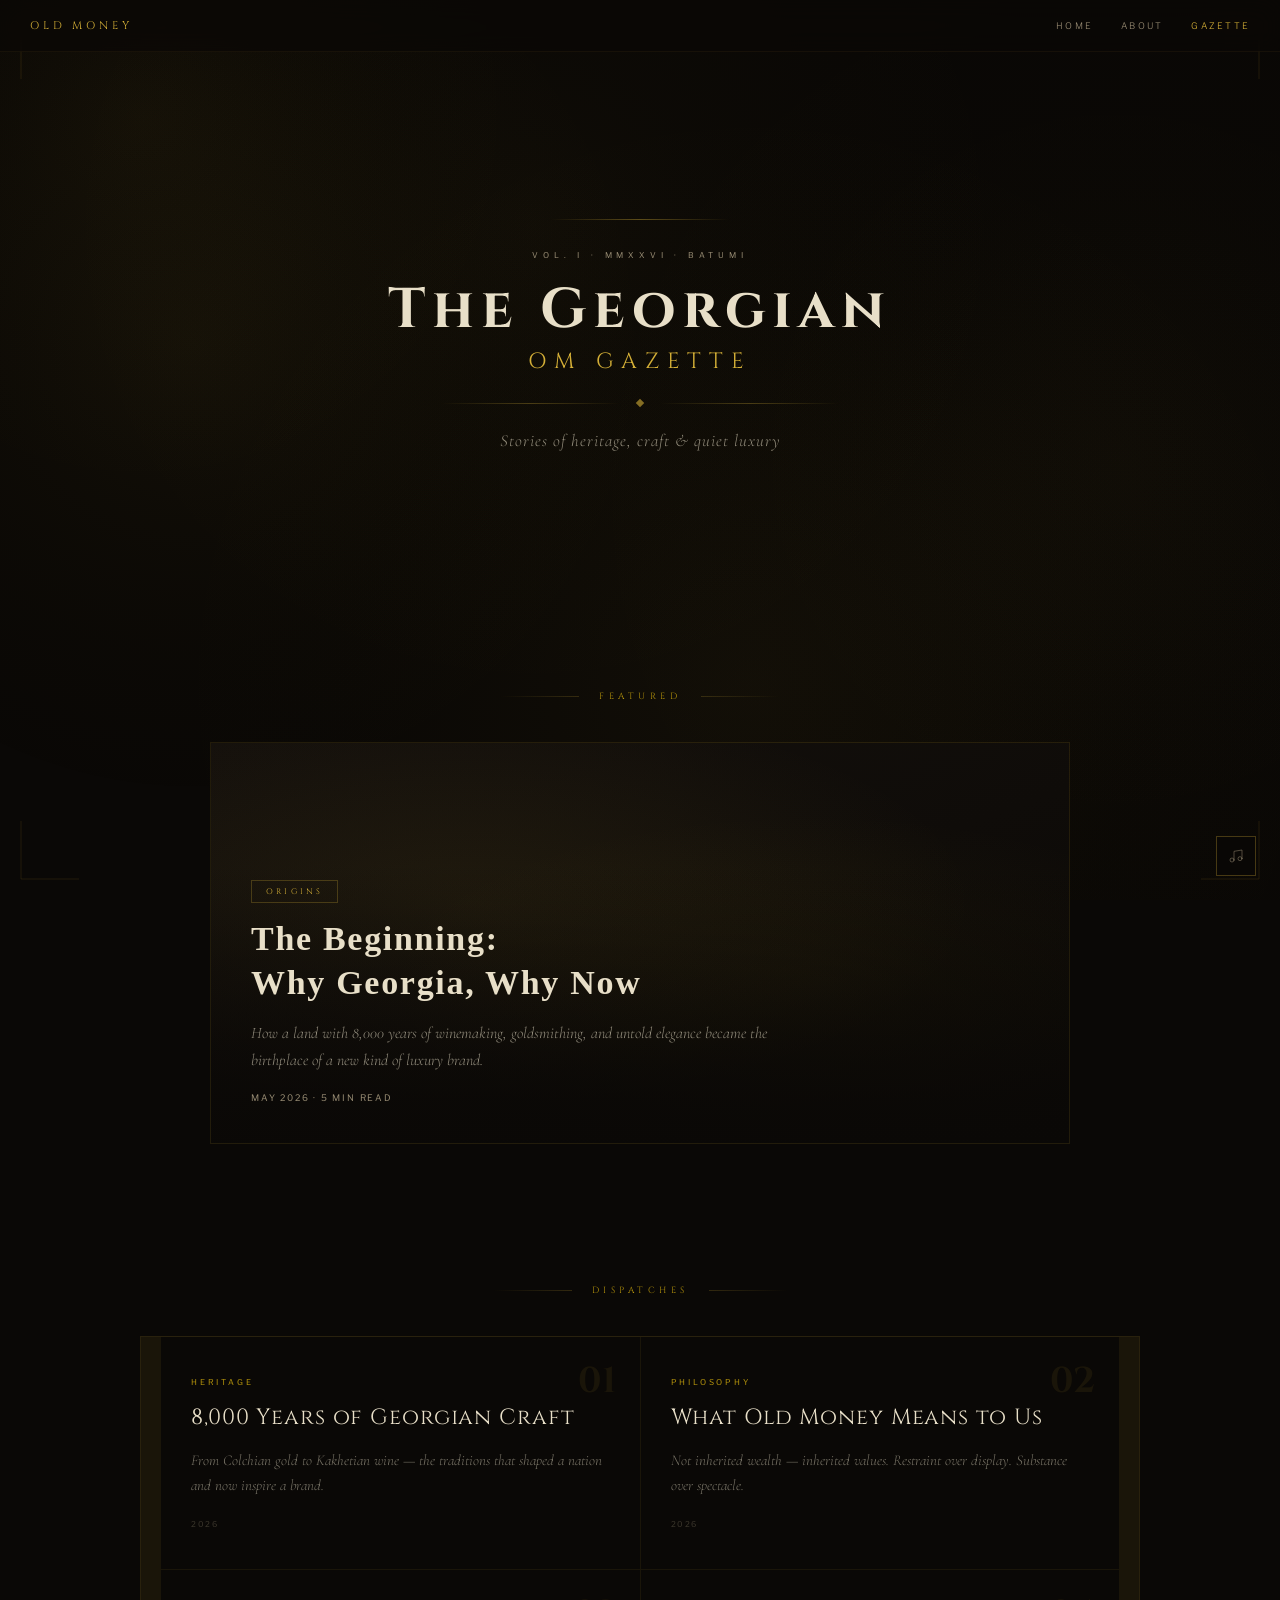
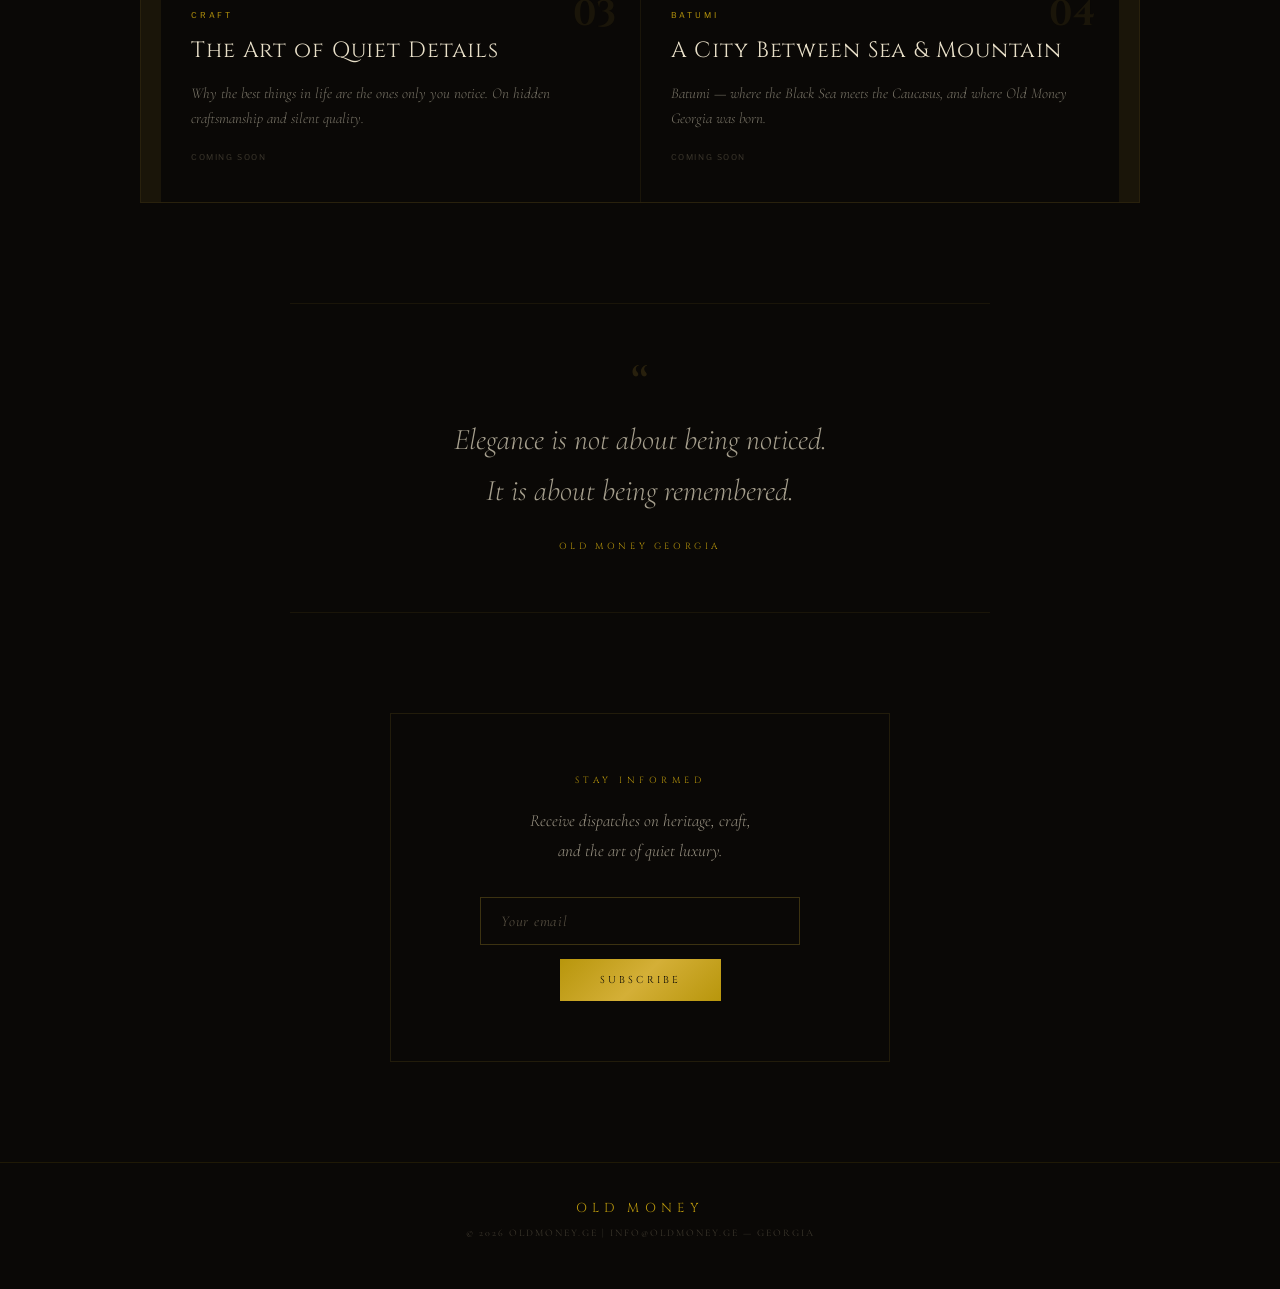
<file: gazette.html>
<!DOCTYPE html>

<html lang="en">
<head>
<title>The Georgian OM Gazette | Old Money Georgia</title>
<meta charset="UTF-8">
<meta name="viewport" content="width=device-width, initial-scale=1.0">
<meta name="description" content="The Georgian OM Gazette — Stories of heritage, craft & quiet luxury from Old Money Georgia.">
<meta property="og:title" content="The Georgian OM Gazette — Old Money Georgia">
<meta property="og:description" content="Stories of heritage, craft & quiet luxury.">
<meta property="og:image" content="https://i.imgur.com/aWep1lQ.jpeg">
<link rel="icon" type="image/png" href="favicon.png">
<link href="https://fonts.googleapis.com/css2?family=Cinzel:wght@400;600;700&family=Cormorant+Garamond:ital,wght@0,300;0,400;0,500;1,300;1,400&family=Libre+Franklin:wght@300;400&display=swap" rel="stylesheet">
<style>
*, *::before, *::after { margin: 0; padding: 0; box-sizing: border-box; }

html { scroll-behavior: smooth; }

::selection {
background: rgba(212,175,55,0.3);
color: #e8dfc8;
}

body {
background: #0a0806;
font-family: 'Cormorant Garamond', serif;
color: #e8dfc8;
overflow-x: hidden;
-webkit-font-smoothing: antialiased;
}

#meshCanvas {
position: fixed;
top: 0; left: 0;
width: 100%; height: 100%;
pointer-events: none;
z-index: 0;
}

.particles-container {
position: fixed;
inset: 0;
pointer-events: none;
z-index: 1;
overflow: hidden;
}
.particle {
position: absolute;
width: 3px;
height: 3px;
background: #d4af37;
border-radius: 50%;
opacity: 0;
animation: particleFloat linear infinite;
}
@keyframes particleFloat {
0% { opacity: 0; transform: translateY(100vh) scale(0); }
10% { opacity: 0.4; }
90% { opacity: 0.1; }
100% { opacity: 0; transform: translateY(-10vh) scale(1); }
}

.corner {
position: fixed;
width: 60px;
height: 60px;
opacity: 0.25;
z-index: 100;
pointer-events: none;
}
.corner svg { width: 100%; height: 100%; }
.tl { top: 20px; left: 20px; }
.tr { top: 20px; right: 20px; transform: scaleX(-1); }
.bl { bottom: 20px; left: 20px; transform: scaleY(-1); }
.br { bottom: 20px; right: 20px; transform: scale(-1); }

.touch-ring {
position: fixed;
pointer-events: none;
width: 0; height: 0;
border: 1px solid rgba(212,175,55,0.6);
border-radius: 50%;
transform: translate(-50%, -50%);
animation: ringExpand 0.8s ease-out forwards;
z-index: 9998;
}
@keyframes ringExpand {
0% { width: 0; height: 0; opacity: 0.8; }
100% { width: 80px; height: 80px; opacity: 0; }
}

.nav {
position: fixed;
top: 0; width: 100%;
padding: 18px 30px;
display: flex;
justify-content: space-between;
align-items: center;
z-index: 500;
backdrop-filter: blur(12px);
background: rgba(10,8,6,0.7);
border-bottom: 1px solid rgba(212,175,55,0.06);
}
.nav-logo {
font-family: 'Cinzel', serif;
font-size: 11px;
letter-spacing: 0.35em;
color: #d4af37;
text-decoration: none;
text-transform: uppercase;
}
.nav-links { display: flex; gap: 28px; }
.nav-links a {
font-family: 'Libre Franklin', sans-serif;
font-size: 9px;
font-weight: 300;
letter-spacing: 0.25em;
text-transform: uppercase;
color: #9a8e75;
text-decoration: none;
transition: color 0.4s;
}
.nav-links a:active { color: #d4af37; }

.gazette-hero {
min-height: 70vh;
display: flex;
flex-direction: column;
align-items: center;
justify-content: center;
text-align: center;
padding: 140px 20px 80px;
position: relative;
z-index: 2;
}
.gazette-masthead { position: relative; margin-bottom: 20px; }
.gazette-ornament-top {
width: 180px; height: 1px;
background: linear-gradient(90deg, transparent, #d4af37, transparent);
margin: 0 auto 30px;
opacity: 0.4;
}
.gazette-vol {
font-family: 'Libre Franklin', sans-serif;
font-size: 8px;
letter-spacing: 0.6em;
text-transform: uppercase;
color: #9a8e75;
margin-bottom: 20px;
}
.gazette-title {
font-family: 'Cinzel', serif;
font-weight: 700;
font-size: clamp(28px, 7vw, 56px);
letter-spacing: 0.12em;
color: #e8dfc8;
line-height: 1.1;
margin-bottom: 6px;
}
.gazette-title-accent {
font-family: 'Cinzel', serif;
font-weight: 400;
font-size: clamp(14px, 3.5vw, 22px);
letter-spacing: 0.35em;
color: #d4af37;
text-transform: uppercase;
margin-bottom: 24px;
}
.gazette-rule {
display: flex;
align-items: center;
gap: 16px;
margin: 0 auto 24px;
max-width: 400px;
}
.gazette-rule-line {
flex: 1; height: 1px;
background: linear-gradient(90deg, transparent, rgba(212,175,55,0.3), transparent);
}
.gazette-rule-diamond {
width: 6px; height: 6px;
background: #d4af37;
transform: rotate(45deg);
opacity: 0.6;
}
.gazette-subtitle {
font-family: 'Cormorant Garamond', serif;
font-size: 17px;
font-style: italic;
font-weight: 300;
color: rgba(232,223,200,0.6);
letter-spacing: 0.06em;
}

.section-divider {
display: flex;
align-items: center;
justify-content: center;
gap: 20px;
padding: 60px 20px 40px;
position: relative;
z-index: 2;
}
.section-divider-line {
width: 80px; height: 1px;
background: linear-gradient(90deg, transparent, rgba(212,175,55,0.2));
}
.section-divider-line:last-child {
background: linear-gradient(90deg, rgba(212,175,55,0.2), transparent);
}
.section-divider-label {
font-family: 'Cinzel', serif;
font-size: 9px;
letter-spacing: 0.5em;
text-transform: uppercase;
color: #b8960c;
}

.featured {
max-width: 900px;
margin: 0 auto 80px;
padding: 0 20px;
position: relative;
z-index: 2;
}
.featured-card {
position: relative;
border: 1px solid rgba(212,175,55,0.12);
overflow: hidden;
cursor: pointer;
transition: border-color 0.5s;
}
.featured-card:active { border-color: rgba(212,175,55,0.35); }
.featured-bg {
width: 100%; height: 400px;
background:
radial-gradient(ellipse at 30% 40%, rgba(212,175,55,0.08) 0%, transparent 60%),
radial-gradient(ellipse at 70% 60%, rgba(184,150,12,0.06) 0%, transparent 50%),
linear-gradient(160deg, rgba(20,16,12,1) 0%, rgba(10,8,6,1) 100%);
position: relative;
overflow: hidden;
}
.featured-bg::before {
content: ‘’;
position: absolute; inset: 0;
background: repeating-linear-gradient(0deg, transparent, transparent 40px, rgba(212,175,55,0.03) 40px, rgba(212,175,55,0.03) 41px);
}
.featured-bg::after {
content: ‘’;
position: absolute; inset: 0;
background: repeating-linear-gradient(90deg, transparent, transparent 40px, rgba(212,175,55,0.02) 40px, rgba(212,175,55,0.02) 41px);
}
.featured-overlay {
position: absolute; inset: 0;
background: linear-gradient(180deg, transparent 30%, rgba(10,8,6,0.95) 100%);
}
.featured-content {
position: absolute;
bottom: 0; left: 0; right: 0;
padding: 40px;
}
.featured-tag {
font-family: 'Cinzel', serif;
font-size: 8px;
letter-spacing: 0.4em;
text-transform: uppercase;
color: #d4af37;
margin-bottom: 14px;
display: inline-block;
border: 1px solid rgba(212,175,55,0.25);
padding: 5px 14px;
}
.featured-headline {
font-family: ‘Cinzel’, serif;
font-size: clamp(22px, 4vw, 34px);
font-weight: 600;
color: #e8dfc8;
letter-spacing: 0.05em;
line-height: 1.3;
margin-bottom: 14px;
}
.featured-excerpt {
font-family: 'Cormorant Garamond', serif;
font-size: 16px;
font-style: italic;
font-weight: 300;
color: rgba(232,223,200,0.6);
line-height: 1.7;
max-width: 520px;
}
.featured-date {
font-family: 'Libre Franklin', sans-serif;
font-size: 9px;
letter-spacing: 0.2em;
color: #9a8e75;
margin-top: 18px;
text-transform: uppercase;
}

.articles-grid {
max-width: 1000px;
margin: 0 auto 100px;
padding: 0 20px;
display: grid;
grid-template-columns: repeat(2, 1fr);
gap: 1px;
background: rgba(212,175,55,0.08);
border: 1px solid rgba(212,175,55,0.08);
position: relative;
z-index: 2;
}
.article-card {
background: #0a0806;
padding: 40px 30px;
cursor: pointer;
transition: background 0.5s;
position: relative;
overflow: hidden;
}
.article-card::before {
content: ‘’;
position: absolute;
top: 0; left: 0;
width: 100%; height: 2px;
background: linear-gradient(90deg, transparent, #d4af37, transparent);
transform: scaleX(0);
transition: transform 0.6s cubic-bezier(0.25, 0.46, 0.45, 0.94);
}
.article-card:active::before { transform: scaleX(1); }
.article-card:active { background: rgba(212,175,55,0.03); }
.article-number {
font-family: 'Cinzel', serif;
font-size: 36px;
font-weight: 700;
color: rgba(212,175,55,0.08);
position: absolute;
top: 20px; right: 24px;
}
.article-tag {
font-family: 'Libre Franklin', sans-serif;
font-size: 8px;
letter-spacing: 0.35em;
text-transform: uppercase;
color: #b8960c;
margin-bottom: 16px;
}
.article-title {
font-family: 'Cinzel', serif;
font-size: clamp(16px, 2.5vw, 22px);
font-weight: 400;
color: #e8dfc8;
letter-spacing: 0.04em;
line-height: 1.4;
margin-bottom: 14px;
transition: color 0.4s;
}
.article-card:active .article-title { color: #d4af37; }
.article-excerpt {
font-family: 'Cormorant Garamond', serif;
font-size: 15px;
font-weight: 300;
font-style: italic;
color: rgba(232,223,200,0.5);
line-height: 1.7;
margin-bottom: 20px;
}
.article-meta {
display: flex;
justify-content: space-between;
align-items: center;
}
.article-date {
font-family: 'Libre Franklin', sans-serif;
font-size: 8px;
letter-spacing: 0.2em;
color: rgba(154,142,117,0.35);
text-transform: uppercase;
}
.article-read {
font-family: 'Cinzel', serif;
font-size: 8px;
letter-spacing: 0.25em;
text-transform: uppercase;
color: #d4af37;
opacity: 0;
transition: opacity 0.4s;
}
.article-card:active .article-read { opacity: 1; }

.editorial-quote {
max-width: 700px;
margin: 0 auto 100px;
padding: 60px 30px;
text-align: center;
position: relative;
z-index: 2;
border-top: 1px solid rgba(212,175,55,0.08);
border-bottom: 1px solid rgba(212,175,55,0.08);
}
.eq-mark {
font-family: 'Cinzel', serif;
font-size: 60px;
color: rgba(212,175,55,0.15);
line-height: 1;
margin-bottom: -10px;
}
.eq-text {
font-family: 'Cormorant Garamond', serif;
font-size: clamp(20px, 4vw, 30px);
font-weight: 300;
font-style: italic;
color: rgba(232,223,200,0.7);
line-height: 1.7;
margin-bottom: 24px;
}
.eq-author {
font-family: 'Cinzel', serif;
font-size: 9px;
letter-spacing: 0.4em;
text-transform: uppercase;
color: #b8960c;
}

.gazette-subscribe {
max-width: 500px;
margin: 0 auto 100px;
padding: 60px 30px;
text-align: center;
border: 1px solid rgba(212,175,55,0.12);
position: relative;
z-index: 2;
}
.gs-label {
font-family: 'Cinzel', serif;
font-size: 9px;
letter-spacing: 0.5em;
text-transform: uppercase;
color: #b8960c;
margin-bottom: 20px;
}
.gs-text {
font-family: 'Cormorant Garamond', serif;
font-size: 17px;
font-style: italic;
font-weight: 300;
color: rgba(232,223,200,0.65);
line-height: 1.8;
margin-bottom: 30px;
}
.gs-form {
display: flex;
flex-direction: column;
gap: 14px;
align-items: center;
}
.gs-input {
width: 100%;
max-width: 320px;
padding: 14px 20px;
font-family: 'Cormorant Garamond', serif;
font-size: 15px;
color: #e8dfc8;
background: transparent;
border: 1px solid rgba(212,175,55,0.25);
letter-spacing: 0.05em;
outline: none;
transition: border-color 0.4s;
}
.gs-input::placeholder {
color: rgba(154,142,117,0.5);
font-style: italic;
}
.gs-input:focus { border-color: rgba(212,175,55,0.6); }
.gs-btn {
font-family: 'Cinzel', serif;
font-size: 10px;
letter-spacing: 0.3em;
text-transform: uppercase;
color: #0a0806;
background: linear-gradient(135deg, #b8960c, #d4af37, #b8960c);
border: none;
padding: 14px 40px;
cursor: pointer;
position: relative;
overflow: hidden;
}
.gs-btn::after {
content: ‘’;
position: absolute;
top: 0; left: -100%;
width: 60%; height: 100%;
background: linear-gradient(90deg, transparent, rgba(255,255,255,0.3), transparent);
animation: shimmer 3s ease-in-out infinite;
}
@keyframes shimmer {
0% { left: -100%; }
50% { left: 100%; }
100% { left: 100%; }
}

footer {
border-top: 1px solid rgba(184,150,12,0.12);
padding: 36px 20px 50px;
text-align: center;
position: relative;
z-index: 2;
}
.footer-logo {
font-family: 'Cinzel', serif;
font-size: 13px;
letter-spacing: 0.4em;
color: #b8960c;
margin-bottom: 10px;
}
.footer-copy {
font-size: 10px;
letter-spacing: 0.2em;
color: rgba(154,142,117,0.35);
text-transform: uppercase;
}

.reveal {
opacity: 0;
transform: translateY(25px);
transition: opacity 0.8s ease, transform 0.8s ease;
}
.reveal.visible {
opacity: 1;
transform: translateY(0);
}

@media (max-width: 600px) {
.articles-grid { grid-template-columns: 1fr; }
.featured-content { padding: 24px; }
.featured-bg { height: 280px; }
.nav { padding: 14px 20px; }
.nav-links { gap: 16px; }
.gazette-hero { padding: 100px 20px 60px; min-height: 60vh; }
.article-card { padding: 32px 24px; }
}
</style>

</head>
<body>

<canvas id="meshCanvas"></canvas>

<div class="particles-container" id="particles"></div>

<div class="corner tl"><svg viewBox="0 0 60 60" fill="none"><path d="M1 59V1H59" stroke="#d4af37" stroke-width="0.5"/></svg></div>
<div class="corner tr"><svg viewBox="0 0 60 60" fill="none"><path d="M1 59V1H59" stroke="#d4af37" stroke-width="0.5"/></svg></div>
<div class="corner bl"><svg viewBox="0 0 60 60" fill="none"><path d="M1 59V1H59" stroke="#d4af37" stroke-width="0.5"/></svg></div>
<div class="corner br"><svg viewBox="0 0 60 60" fill="none"><path d="M1 59V1H59" stroke="#d4af37" stroke-width="0.5"/></svg></div>

<nav class="nav">
  <a href="index.html" class="nav-logo">Old Money</a>
  <div class="nav-links">
    <a href="index.html">Home</a>
    <a href="about.html">About</a>
    <a href="gazette.html" style="color:#d4af37;">Gazette</a>
  </div>
</nav>

<section class="gazette-hero">
  <div class="gazette-masthead reveal">
    <div class="gazette-ornament-top"></div>
    <p class="gazette-vol">Vol. I &middot; MMXXVI &middot; Batumi</p>
    <h1 class="gazette-title">The Georgian</h1>
    <p class="gazette-title-accent">OM Gazette</p>
    <div class="gazette-rule">
      <div class="gazette-rule-line"></div>
      <div class="gazette-rule-diamond"></div>
      <div class="gazette-rule-line"></div>
    </div>
    <p class="gazette-subtitle">Stories of heritage, craft & quiet luxury</p>
  </div>
</section>

<div class="section-divider reveal">
  <div class="section-divider-line"></div>
  <span class="section-divider-label">Featured</span>
  <div class="section-divider-line"></div>
</div>

<div class="featured">
  <div class="featured-card reveal">
    <div class="featured-bg"></div>
    <div class="featured-overlay"></div>
    <div class="featured-content">
      <span class="featured-tag">Origins</span>
      <h2 class="featured-headline">The Beginning:<br>Why Georgia, Why Now</h2>
      <p class="featured-excerpt">How a land with 8,000 years of winemaking, goldsmithing, and untold elegance became the birthplace of a new kind of luxury brand.</p>
      <p class="featured-date">May 2026 &middot; 5 min read</p>
    </div>
  </div>
</div>

<div class="section-divider reveal">
  <div class="section-divider-line"></div>
  <span class="section-divider-label">Dispatches</span>
  <div class="section-divider-line"></div>
</div>

<div class="articles-grid">
  <div class="article-card reveal">
    <span class="article-number">01</span>
    <p class="article-tag">Heritage</p>
    <h3 class="article-title">8,000 Years of Georgian Craft</h3>
    <p class="article-excerpt">From Colchian gold to Kakhetian wine — the traditions that shaped a nation and now inspire a brand.</p>
    <div class="article-meta">
      <span class="article-date">2026</span>
      
    </div>
  </div>
  <div class="article-card reveal">
    <span class="article-number">02</span>
    <p class="article-tag">Philosophy</p>
    <h3 class="article-title">What Old Money Means to Us</h3>
    <p class="article-excerpt">Not inherited wealth — inherited values. Restraint over display. Substance over spectacle.</p>
    <div class="article-meta">
      <span class="article-date">2026</span>
      
    </div>
  </div>
  <div class="article-card reveal">
    <span class="article-number">03</span>
    <p class="article-tag">Craft</p>
    <h3 class="article-title">The Art of Quiet Details</h3>
    <p class="article-excerpt">Why the best things in life are the ones only you notice. On hidden craftsmanship and silent quality.</p>
    <div class="article-meta">
      <span class="article-date">Coming Soon</span>
    
    </div>
  </div>
  <div class="article-card reveal">
    <span class="article-number">04</span>
    <p class="article-tag">Batumi</p>
    <h3 class="article-title">A City Between Sea & Mountain</h3>
    <p class="article-excerpt">Batumi — where the Black Sea meets the Caucasus, and where Old Money Georgia was born.</p>
    <div class="article-meta">
      <span class="article-date">Coming Soon</span>
      
    </div>
  </div>
</div>

<div class="editorial-quote reveal">
  <p class="eq-mark">&ldquo;</p>
  <p class="eq-text">Elegance is not about being noticed.<br>It is about being remembered.</p>
  <p class="eq-author">Old Money Georgia</p>
</div>

<div class="gazette-subscribe reveal">
  <p class="gs-label">Stay Informed</p>
  <p class="gs-text">Receive dispatches on heritage, craft,<br>and the art of quiet luxury.</p>
  <form class="gs-form" action="https://formsubmit.co/62b40e1d1ae22d08b8bf37d72c65cea5" method="POST">
    <input type="hidden" name="_subject" value="Gazette Subscriber — Old Money Georgia">
    <input type="hidden" name="_captcha" value="false">
    <input type="hidden" name="_next" value="https://oldmoney.ge/gazette.html">
    <input type="email" name="email" placeholder="Your email" required class="gs-input">
    <button type="submit" class="gs-btn">Subscribe</button>
  </form>
</div>

<footer>
  <p class="footer-logo">OLD MONEY</p>
  <p class="footer-copy">&copy; 2026 OLDMONEY.GE | info@oldmoney.ge &mdash; Georgia</p>
</footer>

<!-- Particles -->

<script>
(function() {
  var container = document.getElementById('particles');
  for (var i = 0; i < 25; i++) {
    var p = document.createElement('div');
    p.className = 'particle';
    p.style.left = Math.random() * 100 + '%';
    var size = (1 + Math.random() * 3) + 'px';
    p.style.width = size;
    p.style.height = size;
    p.style.animationDuration = (10 + Math.random() * 18) + 's';
    p.style.animationDelay = (Math.random() * 20) + 's';
    container.appendChild(p);
  }
})();
</script>

<!-- Touch Ring -->

<script>
document.addEventListener('touchstart', function(e) {
  var ring = document.createElement('div');
  ring.className = 'touch-ring';
  ring.style.left = e.touches[0].clientX + 'px';
  ring.style.top = e.touches[0].clientY + 'px';
  document.body.appendChild(ring);
  setTimeout(function() { ring.remove(); }, 800);
});
</script>

<!-- Reveal on Scroll -->

<script>
(function() {
  var els = document.querySelectorAll('.reveal');
  var observer = new IntersectionObserver(function(entries) {
    entries.forEach(function(entry) {
      if (entry.isIntersecting) {
        var parent = entry.target.parentElement;
        var siblings = parent.querySelectorAll('.reveal');
        var index = 0;
        for (var i = 0; i < siblings.length; i++) {
          if (siblings[i] === entry.target) { index = i; break; }
        }
        entry.target.style.transitionDelay = (index * 0.25) + 's';
        entry.target.classList.add('visible');
      }
    });
  }, { threshold: 0.15 });
  els.forEach(function(el) { observer.observe(el); });
})();
</script>

<!-- Mesh Canvas Background -->

<script>
(function() {
  var canvas = document.getElementById('meshCanvas');
  var ctx = canvas.getContext('2d');
  var dpr = Math.min(window.devicePixelRatio || 1, 2);
  var w, h;

  function resize() {
    w = canvas.offsetWidth;
    h = canvas.offsetHeight;
    canvas.width = w * dpr;
    canvas.height = h * dpr;
    ctx.setTransform(dpr, 0, 0, dpr, 0, 0);
  }

  var blobs = [];
  for (var i = 0; i < 6; i++) {
    blobs.push({
      x: 0.1 + Math.random() * 0.8,
      y: 0.1 + Math.random() * 0.8,
      vx: (Math.random() - 0.5) * 0.0004,
      vy: (Math.random() - 0.5) * 0.0004,
      radius: 0.3 + Math.random() * 0.25,
      opacity: 0.03 + Math.random() * 0.03,
      phase: Math.random() * Math.PI * 2,
      pulseSpeed: 0.002 + Math.random() * 0.003
    });
  }

  function draw() {
    ctx.clearRect(0, 0, w, h);
    for (var i = 0; i < blobs.length; i++) {
      var b = blobs[i];
      b.phase += b.pulseSpeed;
      b.x += b.vx + Math.sin(b.phase * 0.7) * 0.00015;
      b.y += b.vy + Math.cos(b.phase * 0.5) * 0.00015;
      if (b.x < -0.15 || b.x > 1.15) b.vx *= -1;
      if (b.y < -0.15 || b.y > 1.15) b.vy *= -1;
      var cx = b.x * w;
      var cy = b.y * h;
      var r = b.radius * Math.max(w, h);
      var pulse = 0.65 + 0.35 * Math.sin(b.phase);
      var op = b.opacity * pulse;
      var grad = ctx.createRadialGradient(cx, cy, 0, cx, cy, r);
      grad.addColorStop(0, 'rgba(212,175,55,' + op + ')');
      grad.addColorStop(0.35, 'rgba(200,165,40,' + (op * 0.55) + ')');
      grad.addColorStop(0.65, 'rgba(184,150,12,' + (op * 0.2) + ')');
      grad.addColorStop(1, 'rgba(184,150,12,0)');
      ctx.fillStyle = grad;
      ctx.fillRect(0, 0, w, h);
    }
    requestAnimationFrame(draw);
  }

  resize();
  draw();
  window.addEventListener('resize', resize);
})();
</script>
<!-- ═══ Background Music ═══ -->
<audio id="bgMusic" loop preload="auto">
  <source src="music.mp3" type="audio/mpeg">
</audio>

<div id="musicBtn" style="
  position: fixed;
  bottom: 24px;
  right: 24px;
  width: 40px;
  height: 40px;
  border: 1px solid rgba(212,175,55,0.3);
  background: rgba(10,8,6,0.85);
  backdrop-filter: blur(10px);
  display: flex;
  align-items: center;
  justify-content: center;
  cursor: pointer;
  z-index: 9999;
  transition: border-color 0.4s, box-shadow 0.4s;
">
  <svg id="musicIcon" width="16" height="16" viewBox="0 0 24 24" fill="none" stroke="rgba(154,142,117,0.5)" stroke-width="1.5" stroke-linecap="round" stroke-linejoin="round">
    <path d="M9 18V5l12-2v13"/>
    <circle cx="6" cy="18" r="3"/>
    <circle cx="18" cy="16" r="3"/>
  </svg>
</div>

<style>
#musicBtn:active {
  border-color: rgba(212,175,55,0.6);
  box-shadow: 0 0 20px rgba(212,175,55,0.2);
}
#musicBtn.playing {
  border-color: rgba(212,175,55,0.5);
}
#musicBtn.playing::after {
  content: '';
  position: absolute;
  inset: -4px;
  border: 1px solid rgba(212,175,55,0.15);
  animation: musicPulse 2s ease-in-out infinite;
}
@keyframes musicPulse {
  0%, 100% { opacity: 0.3; transform: scale(1); }
  50% { opacity: 0; transform: scale(1.3); }
}
</style>

<script>
(function() {
  var audio = document.getElementById('bgMusic');
  var btn = document.getElementById('musicBtn');
  var icon = document.getElementById('musicIcon');
  var playing = false;
  var maxVol = 0.15;
  var fadeDuration = 4000;
  var stepTime = 50;
  var stepSize = maxVol / (fadeDuration / stepTime);
  var currentFade = null;

  audio.volume = 0;

  // Восстановить позицию из другой страницы
  var savedTime = parseFloat(sessionStorage.getItem('omMusicTime') || '0');
  if (savedTime > 0) {
    audio.currentTime = savedTime;
  }

  // Сохранять позицию каждую секунду
  setInterval(function() {
    if (playing) {
      sessionStorage.setItem('omMusicTime', audio.currentTime);
    }
  }, 1000);

  function fadeIn() {
    if (currentFade) clearInterval(currentFade);
    var vol = audio.volume;
    currentFade = setInterval(function() {
      vol += stepSize;
      if (vol >= maxVol) {
        vol = maxVol;
        clearInterval(currentFade);
        currentFade = null;
      }
      audio.volume = vol;
    }, stepTime);
  }

  function fadeOut(cb) {
    if (currentFade) clearInterval(currentFade);
    var vol = audio.volume;
    var outStep = vol / (1500 / stepTime);
    currentFade = setInterval(function() {
      vol -= outStep;
      if (vol <= 0) {
        vol = 0;
        audio.volume = 0;
        clearInterval(currentFade);
        currentFade = null;
        if (cb) cb();
        return;
      }
      audio.volume = vol;
    }, stepTime);
  }

  function startPlaying() {
    audio.play().then(function() {
      fadeIn();
      playing = true;
      btn.classList.add('playing');
      icon.style.stroke = '#d4af37';
      localStorage.setItem('omMusic', 'on');
    }).catch(function() {});
  }

  function stopPlaying() {
    fadeOut(function() { audio.pause(); });
    playing = false;
    btn.classList.remove('playing');
    icon.style.stroke = 'rgba(154,142,117,0.5)';
    localStorage.setItem('omMusic', 'off');
  }

  // Кнопка toggle
  btn.addEventListener('click', function() {
    if (!playing) {
      startPlaying();
    } else {
      stopPlaying();
    }
  });

  // Автостарт после splash (3 сек) при первом визите,
  // или сразу если уже был включён на другой странице
  var musicPref = localStorage.getItem('omMusic');

    // Музыка только по кнопке

})();
</script>
<!-- ═══ Page Transitions ═══ -->
<div id="pageFade" style="
  position: fixed;
  inset: 0;
  background: #0a0806;
  z-index: 99999;
  pointer-events: none;
  opacity: 0;
  transition: opacity 0.6s ease;
"></div>

<script>
(function() {
  // Fade in при загрузке
  var fade = document.getElementById('pageFade');
  fade.style.opacity = '1';
  window.addEventListener('load', function() {
    setTimeout(function() {
      fade.style.opacity = '0';
    }, 100);
  });

  // Fade out при клике на ссылку
  document.addEventListener('click', function(e) {
    var link = e.target.closest('a');
    if (!link) return;
    var href = link.getAttribute('href');
    if (!href) return;
    // Только локальные ссылки (не instagram, не mailto)
    if (href.startsWith('http') || href.startsWith('mailto') || href.startsWith('#') || link.getAttribute('target') === '_blank') return;

    e.preventDefault();
    fade.style.opacity = '1';
    setTimeout(function() {
      window.location.href = href;
    }, 600);
  });
})();
</script>
<!-- ═══ Parallax Scroll ═══ -->
<script>
(function() {
  // Добавляем parallax к секциям
  var items = [
    { sel: '.philosophy .section-label', speed: 0.08 },
    { sel: '.philosophy .section-text', speed: 0.05 },
    { sel: '.pillar-title', speed: 0.06 },
    { sel: '.ig-title', speed: 0.07 },
    { sel: '.ig-sub', speed: 0.04 },
    { sel: '.waitlist .section-label', speed: 0.08 },
    { sel: '.waitlist-text', speed: 0.05 }
  ];

  var elements = [];
  items.forEach(function(item) {
    var els = document.querySelectorAll(item.sel);
    els.forEach(function(el) {
      elements.push({ el: el, speed: item.speed, top: 0 });
    });
  });

  function update() {
    var scrollY = window.pageYOffset;
    var winH = window.innerHeight;
    for (var i = 0; i < elements.length; i++) {
      var obj = elements[i];
      var rect = obj.el.getBoundingClientRect();
      // Только если элемент видим
      if (rect.top < winH && rect.bottom > 0) {
        var center = rect.top + rect.height / 2;
        var offset = (center - winH / 2) * obj.speed;
        obj.el.style.transform = 'translateY(' + offset + 'px)';
      }
    }
    requestAnimationFrame(update);
  }

  update();
})();
</script>


</body>
</html>
</file>
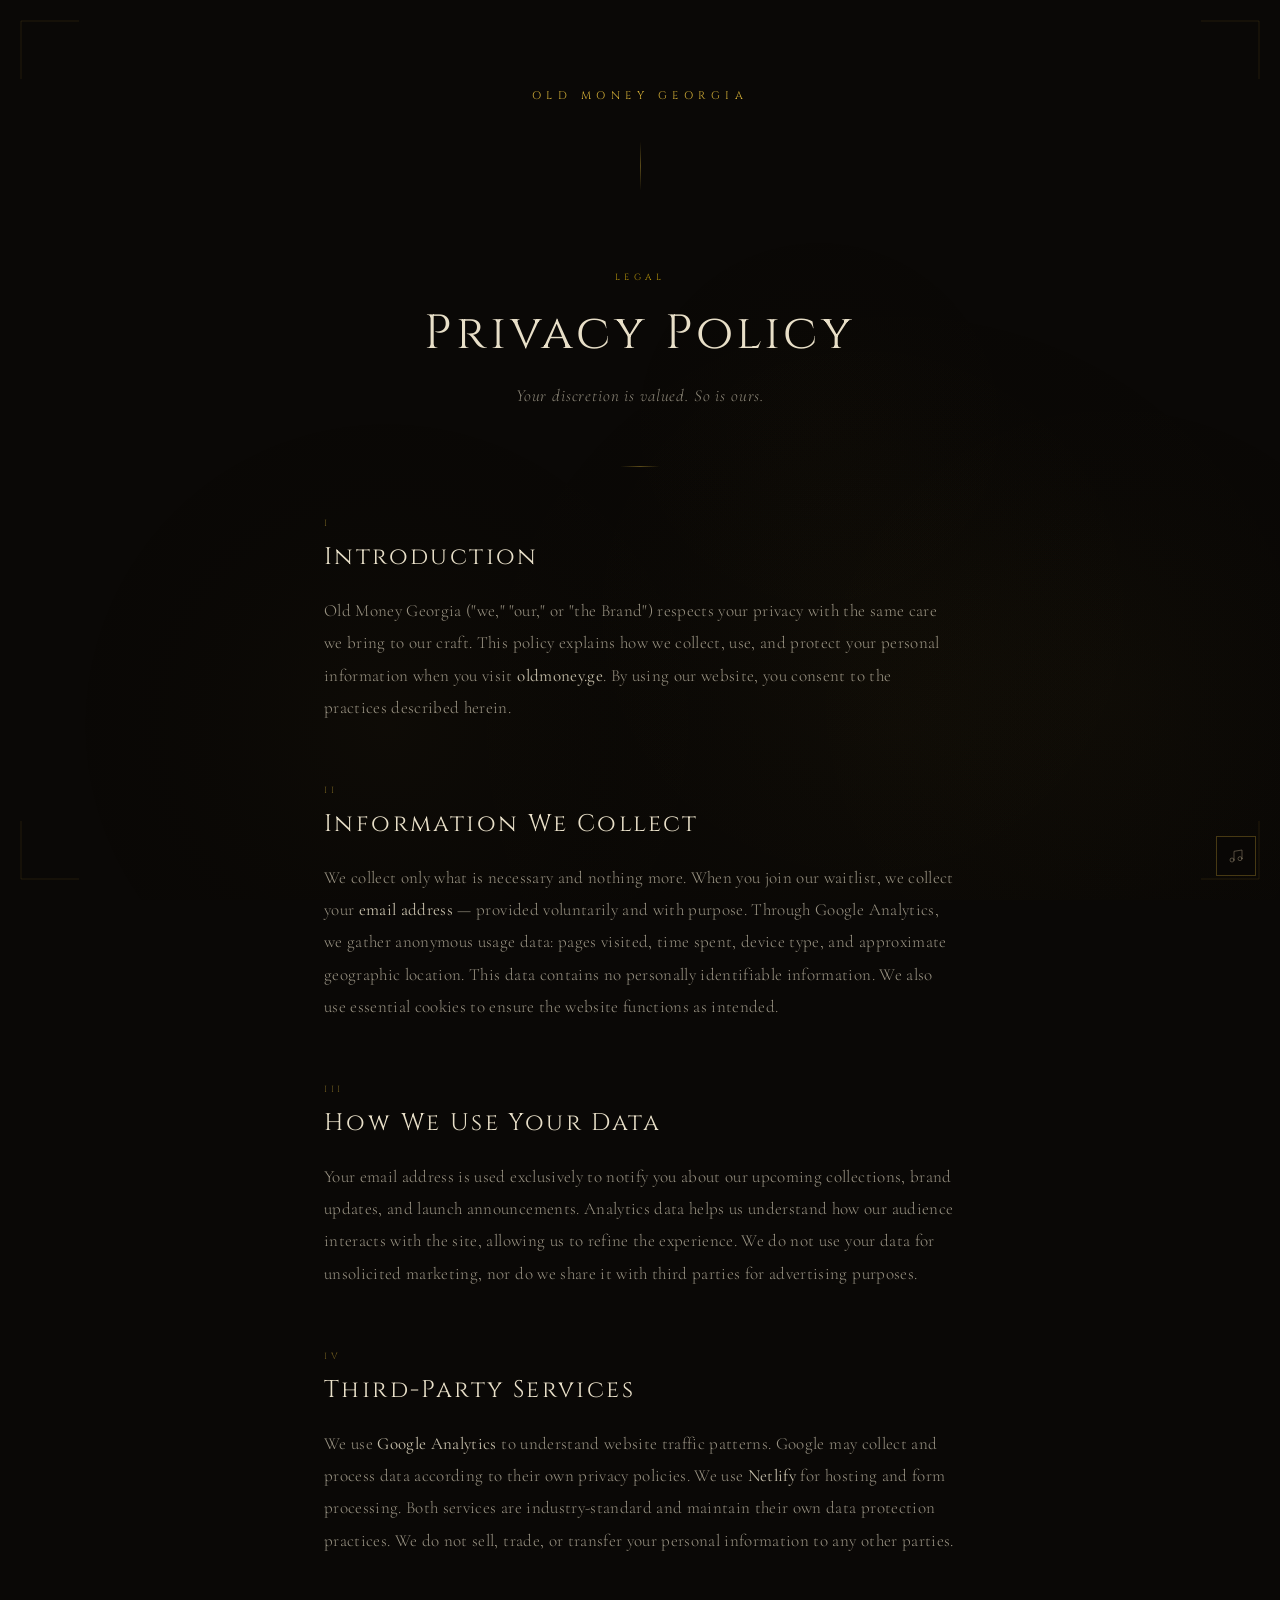
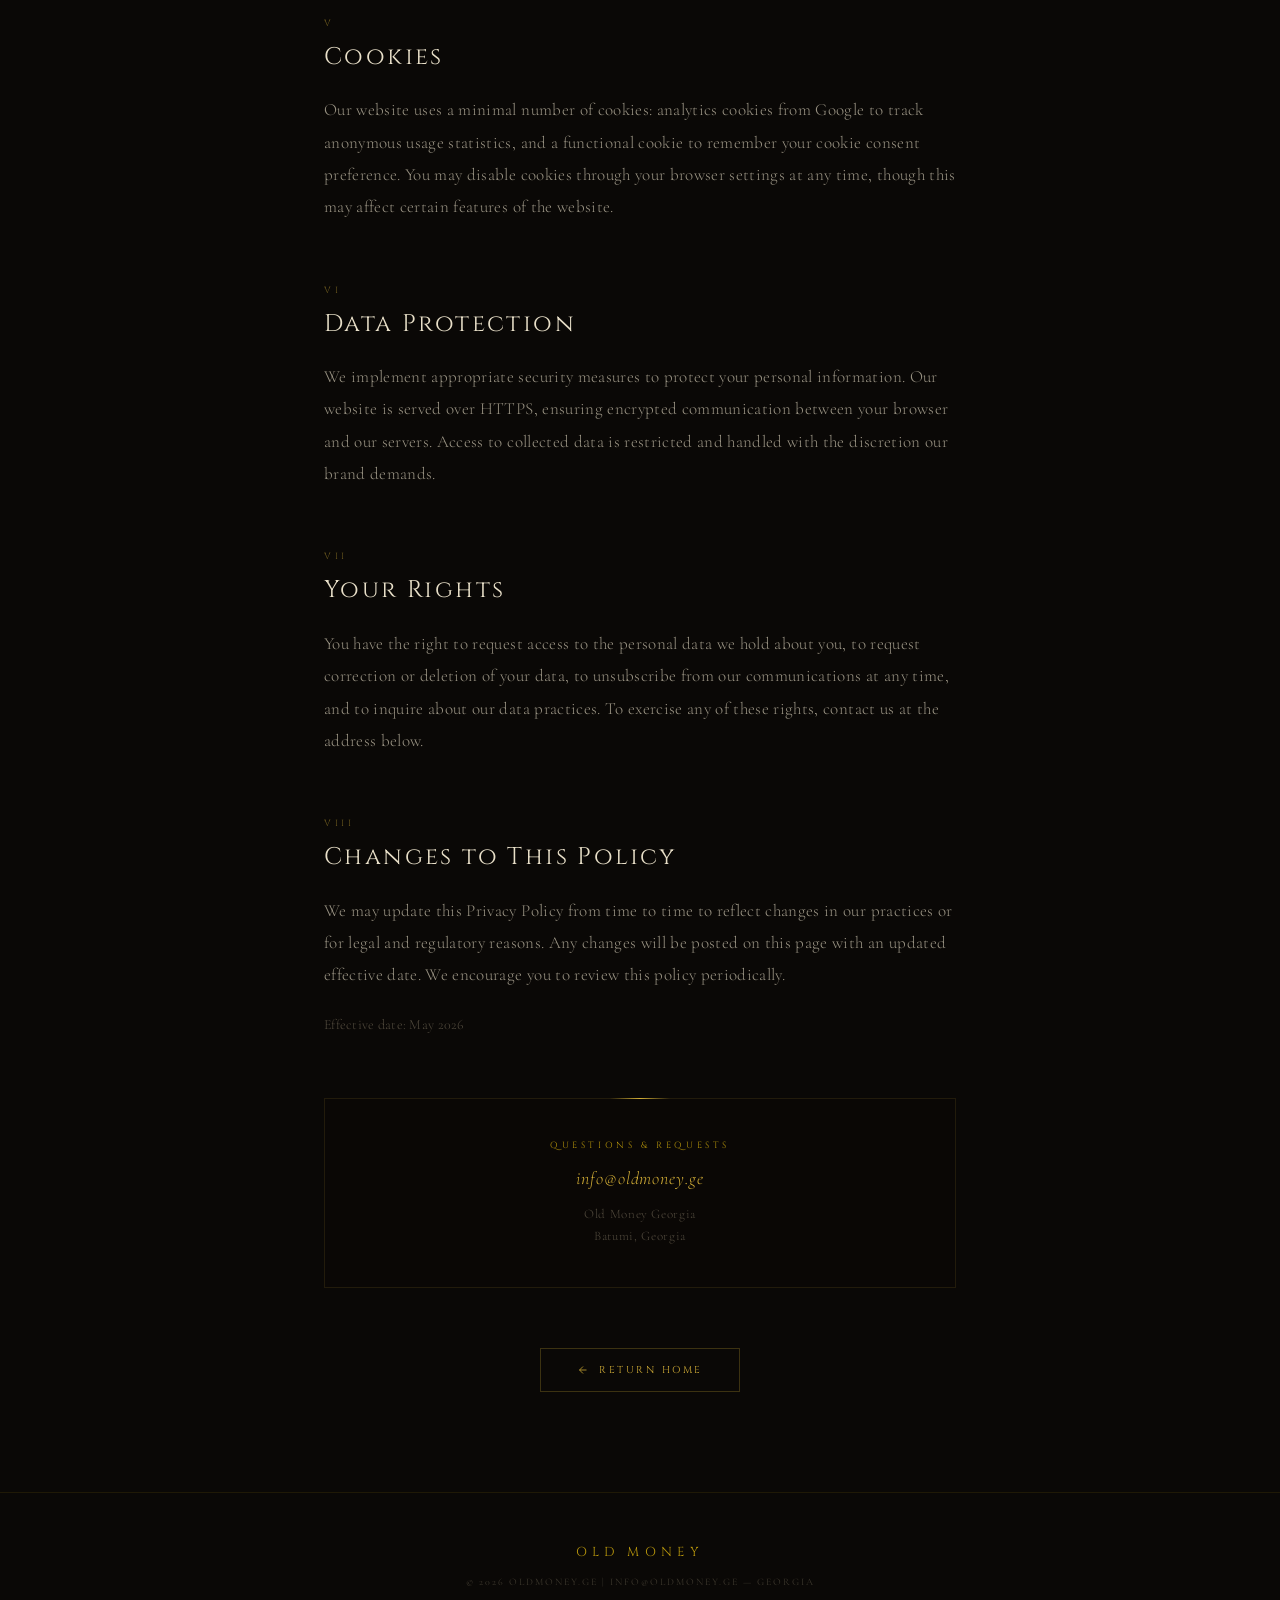
<file: privacy.html>
<!DOCTYPE html>
<html lang="en">
<head>
<title>Privacy Policy — Old Money Georgia</title>
<meta name="description" content="Privacy Policy for Old Money Georgia. How we handle your data with the discretion it deserves.">
<meta name="robots" content="index, follow">
<link rel="canonical" href="https://oldmoney.ge/privacy.html">
<link rel="icon" type="image/png" href="favicon.png">
<link rel="apple-touch-icon" href="favicon.png">
<meta name="theme-color" content="#0a0806">

<meta charset="UTF-8">
<meta name="viewport" content="width=device-width, initial-scale=1.0">

<!-- Google tag (gtag.js) -->
<script async src="https://www.googletagmanager.com/gtag/js?id=G-BV3T1X57VX"></script>
<script>
  window.dataLayer = window.dataLayer || [];
  function gtag(){dataLayer.push(arguments);}
  gtag('js', new Date());
  gtag('config', 'G-BV3T1X57VX');
</script>

<link href="https://fonts.googleapis.com/css2?family=Cinzel:wght@400;600&family=Cormorant+Garamond:ital,wght@0,300;0,400;1,300&display=swap" rel="stylesheet">
<link rel="preconnect" href="https://fonts.googleapis.com">
<link rel="preconnect" href="https://fonts.gstatic.com" crossorigin>

<style>
*, *::before, *::after { margin: 0; padding: 0; box-sizing: border-box; }

html { scroll-behavior: smooth; }

body {
  background: #0a0806;
  font-family: 'Cormorant Garamond', serif;
  color: #e8dfc8;
  overflow-x: hidden;
  -webkit-font-smoothing: antialiased;
}

::selection {
  background: rgba(212,175,55,0.3);
  color: #e8dfc8;
}

/* ══════ Corner Ornaments ══════ */
.corner {
  position: fixed;
  width: 60px;
  height: 60px;
  opacity: 0.25;
  z-index: 100;
  pointer-events: none;
}
.corner svg { width: 100%; height: 100%; }
.tl { top: 20px; left: 20px; }
.tr { top: 20px; right: 20px; transform: scaleX(-1); }
.bl { bottom: 20px; left: 20px; transform: scaleY(-1); }
.br { bottom: 20px; right: 20px; transform: scale(-1); }

/* ══════ Background Canvas ══════ */
#meshCanvas {
  position: fixed;
  top: 0; left: 0;
  width: 100%; height: 100%;
  pointer-events: none;
  z-index: 0;
}

/* ══════ Header ══════ */
.header {
  position: relative;
  z-index: 2;
  text-align: center;
  padding: 80px 20px 40px;
}

.header-brand {
  font-family: 'Cinzel', serif;
  font-size: 11px;
  letter-spacing: 0.5em;
  color: #d4af37;
  text-transform: uppercase;
  text-decoration: none;
  display: inline-block;
  padding: 8px 0;
  transition: opacity 0.4s ease;
}

.header-brand:active { opacity: 0.6; }

.header-line {
  width: 1px;
  height: 50px;
  background: linear-gradient(180deg, transparent, rgba(212,175,55,0.4), transparent);
  margin: 30px auto 0;
}

/* ══════ Hero Title ══════ */
.policy-hero {
  position: relative;
  z-index: 2;
  text-align: center;
  padding: 40px 20px 60px;
}

.policy-hero-label {
  font-family: 'Cinzel', serif;
  font-size: 9px;
  letter-spacing: 0.5em;
  color: #b8960c;
  text-transform: uppercase;
  margin-bottom: 20px;
  opacity: 0;
  animation: fadeUp 0.8s ease 0.3s forwards;
}

.policy-hero-title {
  font-family: 'Cinzel', serif;
  font-size: clamp(28px, 7vw, 48px);
  font-weight: 400;
  color: #e8dfc8;
  letter-spacing: 0.08em;
  line-height: 1.3;
  margin-bottom: 20px;
  opacity: 0;
  animation: fadeUp 0.8s ease 0.5s forwards;
}

.policy-hero-sub {
  font-size: 17px;
  font-style: italic;
  font-weight: 300;
  color: rgba(232,223,200,0.6);
  letter-spacing: 0.05em;
  opacity: 0;
  animation: fadeUp 0.8s ease 0.7s forwards;
}

/* ══════ Content ══════ */
.policy-content {
  position: relative;
  z-index: 2;
  max-width: 680px;
  margin: 0 auto;
  padding: 0 24px 100px;
}

.policy-section {
  margin-bottom: 60px;
  opacity: 0;
  transform: translateY(25px);
  transition: opacity 0.8s ease, transform 0.8s ease;
}

.policy-section.visible {
  opacity: 1;
  transform: translateY(0);
}

.policy-divider {
  width: 40px;
  height: 1px;
  background: linear-gradient(90deg, transparent, #d4af37, transparent);
  margin: 0 auto 50px;
  opacity: 0.4;
}

.policy-number {
  font-family: 'Cinzel', serif;
  font-size: 9px;
  letter-spacing: 0.4em;
  color: rgba(212,175,55,0.5);
  text-transform: uppercase;
  margin-bottom: 12px;
}

.policy-heading {
  font-family: 'Cinzel', serif;
  font-size: clamp(18px, 4vw, 24px);
  font-weight: 400;
  color: #e8dfc8;
  letter-spacing: 0.1em;
  margin-bottom: 20px;
  line-height: 1.4;
}

.policy-text {
  font-size: clamp(15px, 2.5vw, 17px);
  font-weight: 300;
  color: rgba(232,223,200,0.65);
  line-height: 1.9;
  letter-spacing: 0.02em;
}

.policy-text strong {
  color: rgba(232,223,200,0.85);
  font-weight: 400;
}

.policy-text a {
  color: #d4af37;
  text-decoration: none;
  border-bottom: 1px solid rgba(212,175,55,0.25);
  transition: border-color 0.3s ease;
}

.policy-text a:active {
  border-color: rgba(212,175,55,0.7);
}

/* ══════ Contact Card ══════ */
.contact-card {
  border: 1px solid rgba(212,175,55,0.12);
  padding: 40px 30px;
  text-align: center;
  margin-top: 60px;
  position: relative;
  background: rgba(10,8,6,0.6);
}

.contact-card::before {
  content: '';
  position: absolute;
  top: -1px;
  left: 50%;
  transform: translateX(-50%);
  width: 60px;
  height: 1px;
  background: linear-gradient(90deg, transparent, #d4af37, transparent);
}

.contact-label {
  font-family: 'Cinzel', serif;
  font-size: 9px;
  letter-spacing: 0.4em;
  color: #b8960c;
  text-transform: uppercase;
  margin-bottom: 16px;
}

.contact-email {
  font-size: 18px;
  font-style: italic;
  font-weight: 300;
  color: #d4af37;
  text-decoration: none;
  letter-spacing: 0.05em;
  transition: opacity 0.3s ease;
}

.contact-email:active { opacity: 0.6; }

.contact-address {
  font-size: 13px;
  font-weight: 300;
  color: rgba(154,142,117,0.5);
  margin-top: 14px;
  letter-spacing: 0.05em;
  line-height: 1.7;
}

/* ══════ Back Link ══════ */
.back-link {
  display: inline-flex;
  align-items: center;
  gap: 10px;
  font-family: 'Cinzel', serif;
  font-size: 10px;
  letter-spacing: 0.25em;
  text-transform: uppercase;
  color: #d4af37;
  text-decoration: none;
  border: 1px solid rgba(212,175,55,0.25);
  padding: 14px 36px;
  margin-top: 60px;
  transition: border-color 0.3s ease, box-shadow 0.3s ease;
}

.back-link:active {
  border-color: rgba(212,175,55,0.6);
  box-shadow: 0 0 25px rgba(212,175,55,0.15);
}

/* ══════ Footer ══════ */
footer {
  position: relative;
  z-index: 2;
  border-top: 1px solid rgba(184,150,12,0.12);
  padding: 50px 20px 40px;
  text-align: center;
}

.footer-logo {
  font-family: 'Cinzel', serif;
  font-size: 13px;
  letter-spacing: 0.4em;
  color: #b8960c;
  margin-bottom: 10px;
}

.footer-copy {
  font-size: 10px;
  letter-spacing: 0.2em;
  color: rgba(154,142,117,0.35);
  text-transform: uppercase;
}

/* ══════ Animations ══════ */
@keyframes fadeUp {
  0% { opacity: 0; transform: translateY(20px); }
  100% { opacity: 1; transform: translateY(0); }
}

/* ══════ Particles ══════ */
.particles-container {
  position: fixed;
  inset: 0;
  pointer-events: none;
  z-index: 1;
  overflow: hidden;
}

.particle {
  position: absolute;
  width: 3px;
  height: 3px;
  background: #d4af37;
  border-radius: 50%;
  opacity: 0;
  animation: particleFloat linear infinite;
}

@keyframes particleFloat {
  0% { opacity: 0; transform: translateY(100vh) scale(0); }
  10% { opacity: 0.4; }
  90% { opacity: 0.1; }
  100% { opacity: 0; transform: translateY(-10vh) scale(1); }
}

/* ══════ Touch Ring ══════ */
.touch-ring {
  position: fixed;
  pointer-events: none;
  width: 0;
  height: 0;
  border: 1px solid rgba(212,175,55,0.6);
  border-radius: 50%;
  transform: translate(-50%, -50%);
  animation: ringExpand 0.8s ease-out forwards;
  z-index: 9998;
}

@keyframes ringExpand {
  0% { width: 0; height: 0; opacity: 0.8; }
  100% { width: 80px; height: 80px; opacity: 0; }
}
</style>
</head>

<body>
<canvas id="meshCanvas"></canvas>
<div class="particles-container" id="particles"></div>

<!-- Corner Ornaments -->
<div class="corner tl"><svg viewBox="0 0 60 60" fill="none"><path d="M1 59V1H59" stroke="#d4af37" stroke-width="0.5"/></svg></div>
<div class="corner tr"><svg viewBox="0 0 60 60" fill="none"><path d="M1 59V1H59" stroke="#d4af37" stroke-width="0.5"/></svg></div>
<div class="corner bl"><svg viewBox="0 0 60 60" fill="none"><path d="M1 59V1H59" stroke="#d4af37" stroke-width="0.5"/></svg></div>
<div class="corner br"><svg viewBox="0 0 60 60" fill="none"><path d="M1 59V1H59" stroke="#d4af37" stroke-width="0.5"/></svg></div>

<!-- Header -->
<header class="header">
  <a href="/" class="header-brand">Old Money Georgia</a>
  <div class="header-line"></div>
</header>

<!-- Hero -->
<section class="policy-hero">
  <p class="policy-hero-label">Legal</p>
  <h1 class="policy-hero-title">Privacy Policy</h1>
  <p class="policy-hero-sub">Your discretion is valued. So is ours.</p>
</section>

<!-- Content -->
<main class="policy-content">

  <div class="policy-divider"></div>

  <section class="policy-section">
    <p class="policy-number">I</p>
    <h2 class="policy-heading">Introduction</h2>
    <p class="policy-text">
      Old Money Georgia ("we," "our," or "the Brand") respects your privacy with the same care we bring to our craft. This policy explains how we collect, use, and protect your personal information when you visit <strong>oldmoney.ge</strong>. By using our website, you consent to the practices described herein.
    </p>
  </section>

  <section class="policy-section">
    <p class="policy-number">II</p>
    <h2 class="policy-heading">Information We Collect</h2>
    <p class="policy-text">
      We collect only what is necessary and nothing more. When you join our waitlist, we collect your <strong>email address</strong> — provided voluntarily and with purpose. Through Google Analytics, we gather anonymous usage data: pages visited, time spent, device type, and approximate geographic location. This data contains no personally identifiable information. We also use essential cookies to ensure the website functions as intended.
    </p>
  </section>

  <section class="policy-section">
    <p class="policy-number">III</p>
    <h2 class="policy-heading">How We Use Your Data</h2>
    <p class="policy-text">
      Your email address is used exclusively to notify you about our upcoming collections, brand updates, and launch announcements. Analytics data helps us understand how our audience interacts with the site, allowing us to refine the experience. We do not use your data for unsolicited marketing, nor do we share it with third parties for advertising purposes.
    </p>
  </section>

  <section class="policy-section">
    <p class="policy-number">IV</p>
    <h2 class="policy-heading">Third-Party Services</h2>
    <p class="policy-text">
      We use <strong>Google Analytics</strong> to understand website traffic patterns. Google may collect and process data according to their own privacy policies. We use <strong>Netlify</strong> for hosting and form processing. Both services are industry-standard and maintain their own data protection practices. We do not sell, trade, or transfer your personal information to any other parties.
    </p>
  </section>

  <section class="policy-section">
    <p class="policy-number">V</p>
    <h2 class="policy-heading">Cookies</h2>
    <p class="policy-text">
      Our website uses a minimal number of cookies: analytics cookies from Google to track anonymous usage statistics, and a functional cookie to remember your cookie consent preference. You may disable cookies through your browser settings at any time, though this may affect certain features of the website.
    </p>
  </section>

  <section class="policy-section">
    <p class="policy-number">VI</p>
    <h2 class="policy-heading">Data Protection</h2>
    <p class="policy-text">
      We implement appropriate security measures to protect your personal information. Our website is served over HTTPS, ensuring encrypted communication between your browser and our servers. Access to collected data is restricted and handled with the discretion our brand demands.
    </p>
  </section>

  <section class="policy-section">
    <p class="policy-number">VII</p>
    <h2 class="policy-heading">Your Rights</h2>
    <p class="policy-text">
      You have the right to request access to the personal data we hold about you, to request correction or deletion of your data, to unsubscribe from our communications at any time, and to inquire about our data practices. To exercise any of these rights, contact us at the address below.
    </p>
  </section>

  <section class="policy-section">
    <p class="policy-number">VIII</p>
    <h2 class="policy-heading">Changes to This Policy</h2>
    <p class="policy-text">
      We may update this Privacy Policy from time to time to reflect changes in our practices or for legal and regulatory reasons. Any changes will be posted on this page with an updated effective date. We encourage you to review this policy periodically.
    </p>
    <p class="policy-text" style="margin-top: 20px; color: rgba(154,142,117,0.5); font-size: 14px;">
      Effective date: May 2026
    </p>
  </section>

  <!-- Contact Card -->
  <div class="contact-card">
    <p class="contact-label">Questions & Requests</p>
    <a href="mailto:info@oldmoney.ge" class="contact-email">info@oldmoney.ge</a>
    <p class="contact-address">Old Money Georgia<br>Batumi, Georgia</p>
  </div>

  <!-- Back to Home -->
  <div style="text-align: center;">
    <a href="/" class="back-link">
      <svg width="12" height="12" viewBox="0 0 24 24" fill="none" stroke="currentColor" stroke-width="1.5"><path d="M19 12H5M12 19l-7-7 7-7"/></svg>
      Return Home
    </a>
  </div>

</main>

<!-- Footer -->
<footer>
  <p class="footer-logo">OLD MONEY</p>
  <p class="footer-copy" style="margin-top: 15px;">&copy; 2026 OLDMONEY.GE | info@oldmoney.ge &mdash; Georgia</p>
</footer>

<!-- ══════ Scripts ══════ -->

<!-- Particles -->
<script>
(function() {
  var container = document.getElementById('particles');
  for (var i = 0; i < 10; i++) {
    var p = document.createElement('div');
    p.className = 'particle';
    p.style.left = Math.random() * 100 + '%';
    var size = (1 + Math.random() * 3) + 'px';
    p.style.width = size;
    p.style.height = size;
    p.style.animationDuration = (12 + Math.random() * 20) + 's';
    p.style.animationDelay = (Math.random() * 20) + 's';
    container.appendChild(p);
  }
})();
</script>

<!-- Touch Ring -->
<script>
document.addEventListener('touchstart', function(e) {
  var ring = document.createElement('div');
  ring.className = 'touch-ring';
  ring.style.left = e.touches[0].clientX + 'px';
  ring.style.top = e.touches[0].clientY + 'px';
  document.body.appendChild(ring);
  setTimeout(function() { ring.remove(); }, 800);
});
</script>

<!-- Scroll Reveal -->
<script>
(function() {
  var sections = document.querySelectorAll('.policy-section');
  var observer = new IntersectionObserver(function(entries) {
    entries.forEach(function(entry) {
      if (entry.isIntersecting) {
        entry.target.classList.add('visible');
      }
    });
  }, { threshold: 0.15 });
  sections.forEach(function(el) { observer.observe(el); });
})();
</script>

<!-- Background Mesh -->
<script>
(function() {
  var canvas = document.getElementById('meshCanvas');
  var ctx = canvas.getContext('2d');
  var dpr = Math.min(window.devicePixelRatio || 1, 2);
  var w, h;

  function resize() {
    w = canvas.offsetWidth;
    h = canvas.offsetHeight;
    canvas.width = w * dpr;
    canvas.height = h * dpr;
    ctx.setTransform(dpr, 0, 0, dpr, 0, 0);
  }

  var blobs = [];
  for (var i = 0; i < 5; i++) {
    blobs.push({
      x: 0.1 + Math.random() * 0.8,
      y: 0.1 + Math.random() * 0.8,
      vx: (Math.random() - 0.5) * 0.0003,
      vy: (Math.random() - 0.5) * 0.0003,
      radius: 0.25 + Math.random() * 0.2,
      opacity: 0.025 + Math.random() * 0.025,
      phase: Math.random() * Math.PI * 2,
      pulseSpeed: 0.002 + Math.random() * 0.002
    });
  }

  function draw() {
    ctx.clearRect(0, 0, w, h);
    for (var i = 0; i < blobs.length; i++) {
      var b = blobs[i];
      b.phase += b.pulseSpeed;
      b.x += b.vx + Math.sin(b.phase * 0.7) * 0.0001;
      b.y += b.vy + Math.cos(b.phase * 0.5) * 0.0001;
      if (b.x < -0.15 || b.x > 1.15) b.vx *= -1;
      if (b.y < -0.15 || b.y > 1.15) b.vy *= -1;
      var cx = b.x * w;
      var cy = b.y * h;
      var r = b.radius * Math.max(w, h);
      var pulse = 0.65 + 0.35 * Math.sin(b.phase);
      var op = b.opacity * pulse;
      var grad = ctx.createRadialGradient(cx, cy, 0, cx, cy, r);
      grad.addColorStop(0, 'rgba(212,175,55,' + op + ')');
      grad.addColorStop(0.35, 'rgba(200,165,40,' + (op * 0.5) + ')');
      grad.addColorStop(0.65, 'rgba(184,150,12,' + (op * 0.15) + ')');
      grad.addColorStop(1, 'rgba(184,150,12,0)');
      ctx.fillStyle = grad;
      ctx.fillRect(0, 0, w, h);
    }
    animId = requestAnimationFrame(draw);
  }

  var animId;
  document.addEventListener('visibilitychange', function() {
    if (document.hidden) { cancelAnimationFrame(animId); }
    else { draw(); }
  });

  resize();
  draw();
  window.addEventListener('resize', resize);
})();
</script>

<!-- Page Transition -->
<div id="pageFade" style="
  position: fixed;
  inset: 0;
  background: #0a0806;
  z-index: 99999;
  pointer-events: none;
  opacity: 1;
  transition: opacity 0.6s ease;
"></div>

<script>
(function() {
  var fade = document.getElementById('pageFade');
  window.addEventListener('load', function() {
    setTimeout(function() { fade.style.opacity = '0'; }, 100);
  });

  document.addEventListener('click', function(e) {
    var link = e.target.closest('a');
    if (!link) return;
    var href = link.getAttribute('href');
    if (!href) return;
    if (href.startsWith('http') || href.startsWith('mailto') || href.startsWith('#') || link.getAttribute('target') === '_blank') return;
    e.preventDefault();
    fade.style.opacity = '1';
    setTimeout(function() { window.location.href = href; }, 600);
  });
})();
</script>

<!-- Music Button (shared across pages) -->
<audio id="bgMusic" loop preload="none">
  <source src="music.mp3" type="audio/mpeg">
</audio>

<div id="musicBtn" style="
  position: fixed;
  bottom: 24px;
  right: 24px;
  width: 40px;
  height: 40px;
  border: 1px solid rgba(212,175,55,0.3);
  background: rgba(10,8,6,0.85);
  backdrop-filter: blur(10px);
  display: flex;
  align-items: center;
  justify-content: center;
  cursor: pointer;
  z-index: 9999;
  transition: border-color 0.4s, box-shadow 0.4s;
">
  <svg id="musicIcon" width="16" height="16" viewBox="0 0 24 24" fill="none" stroke="rgba(154,142,117,0.5)" stroke-width="1.5" stroke-linecap="round" stroke-linejoin="round">
    <path d="M9 18V5l12-2v13"/>
    <circle cx="6" cy="18" r="3"/>
    <circle cx="18" cy="16" r="3"/>
  </svg>
</div>

<style>
#musicBtn:active {
  border-color: rgba(212,175,55,0.6);
  box-shadow: 0 0 20px rgba(212,175,55,0.2);
}
#musicBtn.playing { border-color: rgba(212,175,55,0.5); }
#musicBtn.playing::after {
  content: '';
  position: absolute;
  inset: -4px;
  border: 1px solid rgba(212,175,55,0.15);
  animation: musicPulse 2s ease-in-out infinite;
}
@keyframes musicPulse {
  0%, 100% { opacity: 0.3; transform: scale(1); }
  50% { opacity: 0; transform: scale(1.3); }
}
</style>

<script>
(function() {
  var audio = document.getElementById('bgMusic');
  var btn = document.getElementById('musicBtn');
  var icon = document.getElementById('musicIcon');
  var playing = false;
  var maxVol = 0.15;
  var fadeDuration = 4000;
  var stepTime = 50;
  var stepSize = maxVol / (fadeDuration / stepTime);
  var currentFade = null;

  audio.volume = 0;

  var savedTime = parseFloat(sessionStorage.getItem('omMusicTime') || '0');
  if (savedTime > 0) audio.currentTime = savedTime;

  setInterval(function() {
    if (playing) sessionStorage.setItem('omMusicTime', audio.currentTime);
  }, 1000);

  function fadeIn() {
    if (currentFade) clearInterval(currentFade);
    var vol = audio.volume;
    currentFade = setInterval(function() {
      vol += stepSize;
      if (vol >= maxVol) { vol = maxVol; clearInterval(currentFade); currentFade = null; }
      audio.volume = vol;
    }, stepTime);
  }

  function fadeOut(cb) {
    if (currentFade) clearInterval(currentFade);
    var vol = audio.volume;
    var outStep = vol / (1500 / stepTime);
    currentFade = setInterval(function() {
      vol -= outStep;
      if (vol <= 0) { vol = 0; audio.volume = 0; clearInterval(currentFade); currentFade = null; if (cb) cb(); return; }
      audio.volume = vol;
    }, stepTime);
  }

  btn.addEventListener('click', function() {
    if (!playing) {
      audio.play().then(function() {
        fadeIn();
        playing = true;
        btn.classList.add('playing');
        icon.style.stroke = '#d4af37';
        localStorage.setItem('omMusic', 'on');
      }).catch(function() {});
    } else {
      fadeOut(function() { audio.pause(); });
      playing = false;
      btn.classList.remove('playing');
      icon.style.stroke = 'rgba(154,142,117,0.5)';
      localStorage.setItem('omMusic', 'off');
    }
  });
})();
</script>

</body>
</html>
</file>
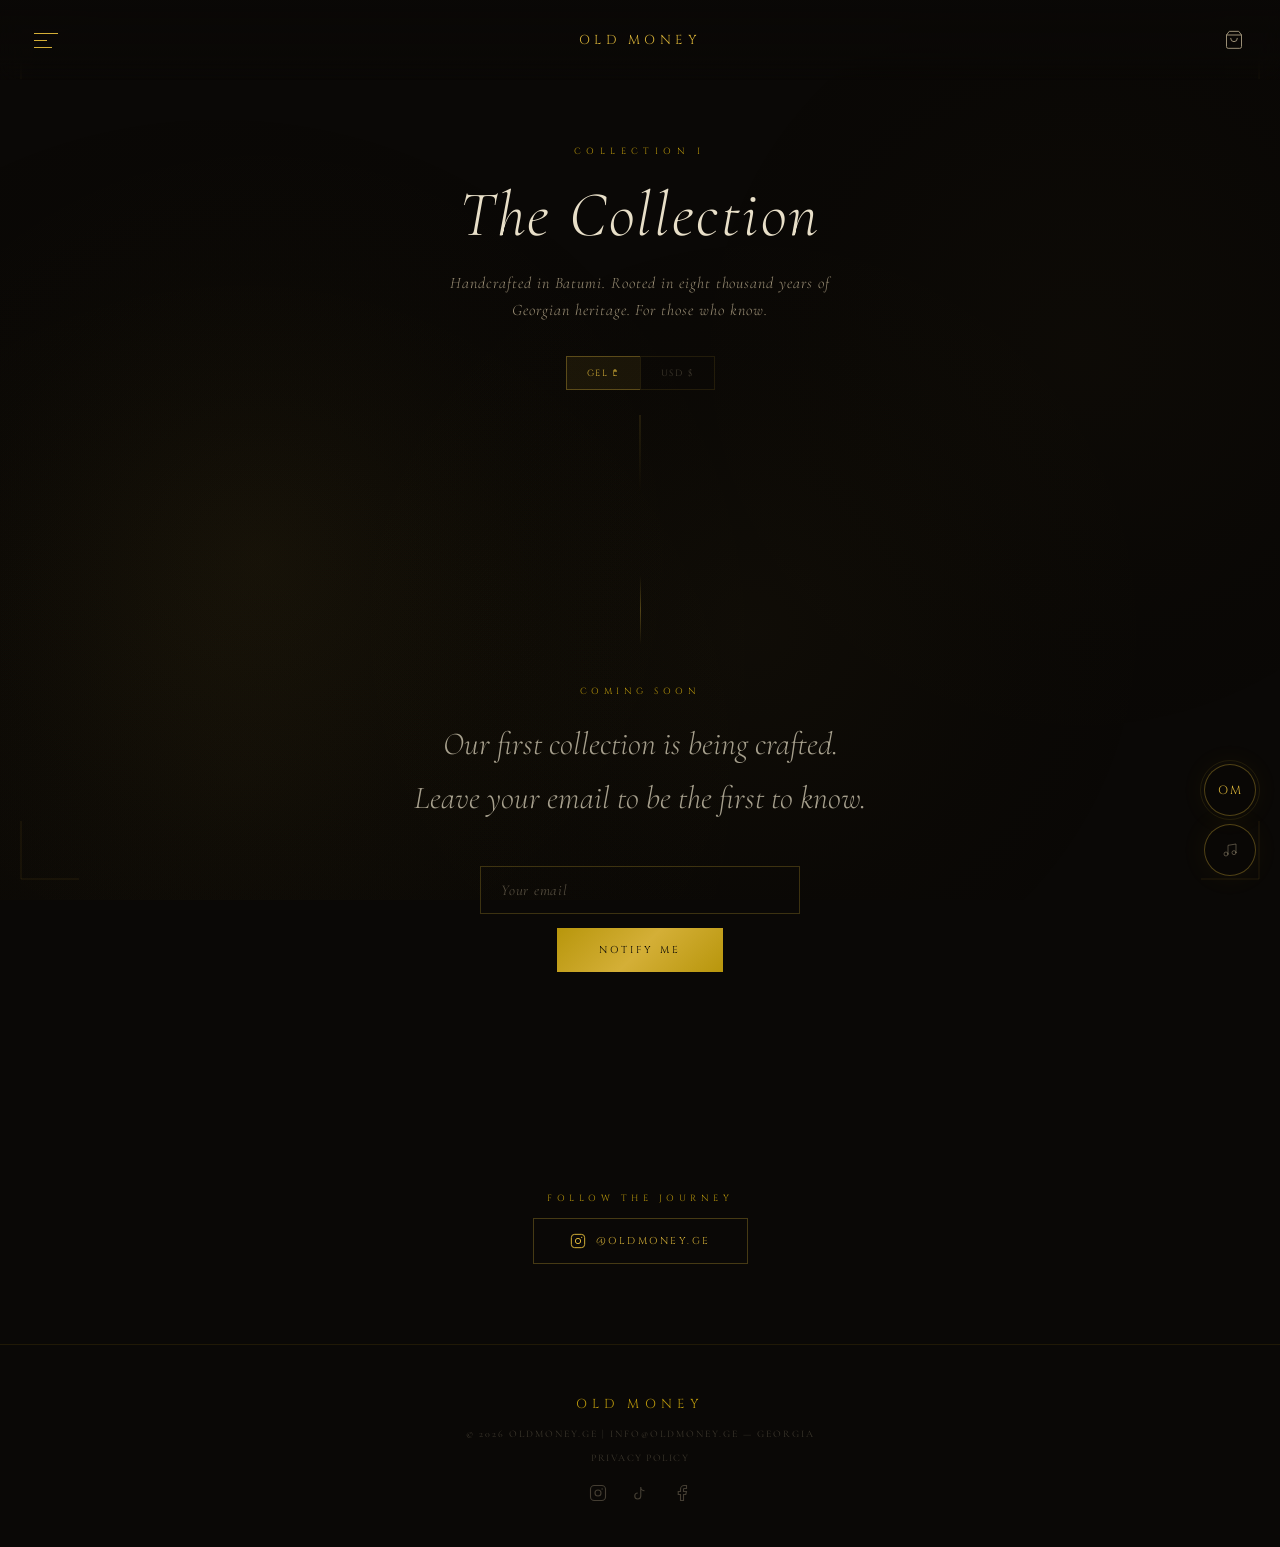
<file: product.html>
<!DOCTYPE html>
<html lang="en">
<head>
<title>Old Money Georgia</title>
<meta charset="UTF-8">
<meta name="viewport" content="width=device-width, initial-scale=1.0, viewport-fit=cover">
<meta name="theme-color" content="#0a0806">
<link rel="icon" type="image/png" href="favicon.png">
<link rel="apple-touch-icon" href="favicon.png">

<link rel="preconnect" href="https://fonts.googleapis.com">
<link rel="preconnect" href="https://fonts.gstatic.com" crossorigin>
<link href="https://fonts.googleapis.com/css2?family=Cinzel:wght@400;600&family=Cormorant+Garamond:ital,wght@0,300;0,400;1,300&family=Libre+Franklin:wght@300&display=swap" rel="stylesheet">

<script async src="https://www.googletagmanager.com/gtag/js?id=G-BV3T1X57VX"></script>
<script>
  window.dataLayer = window.dataLayer || [];
  function gtag(){dataLayer.push(arguments);}
  gtag('js', new Date());
  gtag('config', 'G-BV3T1X57VX');
</script>

<style>
:root {
  --bg: #0a0806;
  --bg-elevated: #0f0d0a;
  --bg-card: #121010;
  --text: #e8dfc8;
  --text-muted: #9a8e75;
  --text-dim: rgba(154,142,117,0.4);
  --gold: #d4af37;
  --gold-dark: #b8960c;
  --gold-glow: rgba(212,175,55,0.08);
  --gold-border: rgba(212,175,55,0.12);
  --gold-border-hover: rgba(212,175,55,0.35);
  --font-display: 'Cinzel', serif;
  --font-body: 'Cormorant Garamond', serif;
  --font-ui: 'Libre Franklin', sans-serif;
  --ease-luxury: cubic-bezier(0.22, 1, 0.36, 1);
}

*, *::before, *::after { margin: 0; padding: 0; box-sizing: border-box; }
html { scroll-behavior: smooth; }
::selection { background: rgba(212,175,55,0.3); color: var(--text); }

body {
  background: var(--bg);
  font-family: var(--font-body);
  color: var(--text);
  overflow-x: hidden;
  padding-top: env(safe-area-inset-top);
  padding-bottom: env(safe-area-inset-bottom);
  -webkit-font-smoothing: antialiased;
}

#pageFade {
  position: fixed; inset: 0;
  background: var(--bg);
  z-index: 99999;
  pointer-events: none;
  opacity: 1;
  transition: opacity 0.8s var(--ease-luxury);
}

/* ═══ PARTICLES ═══ */
.particles-container {
  position: fixed;
  inset: 0;
  pointer-events: none;
  z-index: 0;
  overflow: hidden;
}
.particle {
  position: absolute;
  width: 3px; height: 3px;
  background: var(--gold);
  border-radius: 50%;
  opacity: 0;
  animation: particleFloat linear infinite;
}
@keyframes particleFloat {
  0% { opacity: 0; transform: translateY(100vh) scale(0); }
  10% { opacity: 0.4; }
  90% { opacity: 0.1; }
  100% { opacity: 0; transform: translateY(-10vh) scale(1); }
}

/* ═══ CORNER ORNAMENTS ═══ */
.corner {
  position: fixed;
  width: 60px; height: 60px;
  opacity: 0.25;
  z-index: 100;
  pointer-events: none;
}
.corner svg { width: 100%; height: 100%; }
.tl { top: 20px; left: 20px; }
.tr { top: 20px; right: 20px; transform: scaleX(-1); }
.bl { bottom: 20px; left: 20px; transform: scaleY(-1); }
.br { bottom: 20px; right: 20px; transform: scale(-1); }

/* ═══ HEADER ═══ */
.product-header {
  position: fixed;
  top: 0; left: 0; right: 0;
  z-index: 10002;
  padding: calc(18px + env(safe-area-inset-top)) 24px 18px;
  display: flex;
  align-items: center;
  justify-content: space-between;
  background: linear-gradient(180deg, rgba(10,8,6,0.95) 0%, rgba(10,8,6,0.7) 70%, transparent 100%);
  backdrop-filter: blur(12px);
  -webkit-backdrop-filter: blur(12px);
}

.product-header-logo {
  font-family: var(--font-display);
  font-size: 11px;
  letter-spacing: 0.3em;
  color: var(--gold);
  text-decoration: none;
  text-transform: uppercase;
}

.product-cart-btn {
  width: 44px; height: 44px;
  display: flex;
  align-items: center;
  justify-content: center;
  background: none;
  border: none;
  cursor: pointer;
  color: var(--text-muted);
  transition: color 0.3s;
  -webkit-tap-highlight-color: transparent;
  position: relative;
}

.product-cart-btn:active { color: var(--gold); }

.cart-count {
  position: absolute;
  top: 6px; right: 4px;
  width: 18px; height: 18px;
  background: var(--gold);
  color: var(--bg);
  font-family: var(--font-display);
  font-size: 9px;
  border-radius: 50%;
  display: none;
  align-items: center;
  justify-content: center;
  line-height: 1;
}

.cart-count.visible { display: flex; }

/* ═══ BURGER MENU ═══ */
.om-burger {
  width: 44px; height: 44px;
  display: flex;
  align-items: center;
  justify-content: center;
  cursor: pointer;
  background: none;
  border: none;
  -webkit-tap-highlight-color: transparent;
}

.om-burger-inner {
  width: 24px; height: 14px;
  position: relative;
}

.om-burger-line {
  position: absolute;
  left: 0;
  height: 1px;
  background: var(--gold);
  transition: all 0.5s var(--ease-luxury);
  transform-origin: center;
}

.om-burger-line:nth-child(1) { top: 0; width: 100%; }
.om-burger-line:nth-child(2) { top: 50%; width: 55%; }
.om-burger-line:nth-child(3) { top: 100%; width: 75%; }

.om-burger.active .om-burger-line:nth-child(1) { top: 50%; transform: rotate(45deg); }
.om-burger.active .om-burger-line:nth-child(2) { opacity: 0; transform: translateX(-12px); }
.om-burger.active .om-burger-line:nth-child(3) { top: 50%; width: 100%; transform: rotate(-45deg); }

/* ═══ FULLSCREEN NAV ═══ */
.om-nav-overlay {
  position: fixed;
  inset: 0;
  background: rgba(10,8,6,0.97);
  backdrop-filter: blur(24px);
  -webkit-backdrop-filter: blur(24px);
  z-index: 10001;
  opacity: 0;
  visibility: hidden;
  transition: opacity 0.6s var(--ease-luxury), visibility 0s linear 0.6s;
  display: flex;
  flex-direction: column;
  align-items: center;
  justify-content: center;
  overflow: hidden;
}

.om-nav-overlay.open {
  opacity: 1;
  visibility: visible;
  transition: opacity 0.6s var(--ease-luxury), visibility 0s linear 0s;
}

.om-nav-overlay::before {
  content: '';
  position: absolute;
  top: 0; left: 50%;
  transform: translateX(-50%);
  width: 0; height: 1px;
  background: linear-gradient(90deg, transparent, var(--gold), transparent);
  transition: width 0.8s var(--ease-luxury) 0.15s;
}

.om-nav-overlay.open::before { width: 70%; }

.om-nav-overlay::after {
  content: '';
  position: absolute;
  bottom: 0; left: 50%;
  transform: translateX(-50%);
  width: 0; height: 1px;
  background: linear-gradient(90deg, transparent, rgba(212,175,55,0.3), transparent);
  transition: width 0.8s var(--ease-luxury) 0.3s;
}

.om-nav-overlay.open::after { width: 40%; }

.om-nav-content { text-align: center; position: relative; }

.om-nav-brand {
  font-family: var(--font-display);
  font-size: 10px;
  letter-spacing: 0.5em;
  color: rgba(212,175,55,0.3);
  text-transform: uppercase;
  margin-bottom: 48px;
  opacity: 0;
  transform: translateY(-12px);
  transition: opacity 0.5s ease, transform 0.5s ease;
}

.om-nav-overlay.open .om-nav-brand {
  opacity: 1;
  transform: translateY(0);
  transition-delay: 0.2s;
}

.om-nav-items { list-style: none; padding: 0; margin: 0; }
.om-nav-item { margin: 0; padding: 0; overflow: hidden; }

.om-nav-link {
  display: block;
  font-family: var(--font-body);
  font-size: clamp(26px, 5.5vw, 40px);
  font-weight: 300;
  font-style: italic;
  color: rgba(232,223,200,0.7);
  text-decoration: none;
  letter-spacing: 0.05em;
  padding: 13px 30px;
  position: relative;
  opacity: 0;
  transform: translateY(35px);
  transition: opacity 0.5s ease, transform 0.5s var(--ease-luxury), color 0.35s ease;
  -webkit-tap-highlight-color: transparent;
}

.om-nav-overlay.open .om-nav-link {
  opacity: 1;
  transform: translateY(0);
}

.om-nav-item:nth-child(1) .om-nav-link { transition-delay: 0.18s; }
.om-nav-item:nth-child(2) .om-nav-link { transition-delay: 0.25s; }
.om-nav-item:nth-child(3) .om-nav-link { transition-delay: 0.32s; }
.om-nav-item:nth-child(4) .om-nav-link { transition-delay: 0.39s; }
.om-nav-item:nth-child(5) .om-nav-link { transition-delay: 0.46s; }
.om-nav-item:nth-child(6) .om-nav-link { transition-delay: 0.53s; }

.om-nav-overlay:not(.open) .om-nav-item:nth-child(1) .om-nav-link { transition-delay: 0.22s; }
.om-nav-overlay:not(.open) .om-nav-item:nth-child(2) .om-nav-link { transition-delay: 0.18s; }
.om-nav-overlay:not(.open) .om-nav-item:nth-child(3) .om-nav-link { transition-delay: 0.14s; }
.om-nav-overlay:not(.open) .om-nav-item:nth-child(4) .om-nav-link { transition-delay: 0.10s; }
.om-nav-overlay:not(.open) .om-nav-item:nth-child(5) .om-nav-link { transition-delay: 0.06s; }
.om-nav-overlay:not(.open) .om-nav-item:nth-child(6) .om-nav-link { transition-delay: 0.02s; }

.om-nav-link::after {
  content: '';
  position: absolute;
  bottom: 7px; left: 50%;
  transform: translateX(-50%);
  width: 0; height: 1px;
  background: linear-gradient(90deg, transparent, var(--gold), transparent);
  transition: width 0.5s var(--ease-luxury);
}

.om-nav-link:active { color: var(--gold); }
.om-nav-link:active::after { width: 45%; }

.om-nav-link-sub {
  display: block;
  font-family: var(--font-display);
  font-size: 8px;
  font-style: normal;
  letter-spacing: 0.35em;
  color: rgba(154,142,117,0.28);
  text-transform: uppercase;
  margin-top: 2px;
}

.om-nav-footer {
  position: absolute;
  bottom: 38px;
  left: 0; right: 0;
  text-align: center;
  opacity: 0;
  transform: translateY(10px);
  transition: opacity 0.5s ease, transform 0.5s ease;
}

.om-nav-overlay.open .om-nav-footer {
  opacity: 1;
  transform: translateY(0);
  transition-delay: 0.58s;
}

.om-nav-footer-text {
  font-family: var(--font-display);
  font-size: 8px;
  letter-spacing: 0.4em;
  color: rgba(154,142,117,0.2);
  text-transform: uppercase;
}

.om-nav-socials {
  display: flex;
  justify-content: center;
  gap: 20px;
  margin-top: 14px;
}

.om-nav-social {
  color: rgba(154,142,117,0.25);
  transition: color 0.3s;
  -webkit-tap-highlight-color: transparent;
}

.om-nav-social:active { color: var(--gold); }

/* ═══ PRODUCT LAYOUT ═══ */
.product-page {
  padding-top: calc(80px + env(safe-area-inset-top));
}

@media (min-width: 768px) {
  .product-page {
    display: grid;
    grid-template-columns: 1fr 1fr;
    min-height: 100vh;
  }
}

/* ═══ IMAGE GALLERY ═══ */
.product-gallery {
  position: relative;
  overflow: hidden;
  background: var(--bg-card);
}

.product-gallery-scroll {
  display: flex;
  overflow-x: auto;
  scroll-snap-type: x mandatory;
  -webkit-overflow-scrolling: touch;
  scrollbar-width: none;
}

.product-gallery-scroll::-webkit-scrollbar { display: none; }

.product-gallery-slide {
  min-width: 100%;
  aspect-ratio: 3/4;
  scroll-snap-align: start;
  overflow: hidden;
}

.product-gallery-slide img {
  width: 100%; height: 100%;
  object-fit: cover;
  opacity: 0;
  transition: opacity 0.6s ease;
}

.product-gallery-slide img.loaded { opacity: 1; }

.product-gallery-dots {
  position: absolute;
  bottom: 20px; left: 50%;
  transform: translateX(-50%);
  display: flex;
  gap: 8px;
}

.product-gallery-dot {
  width: 6px; height: 6px;
  border-radius: 50%;
  background: rgba(232,223,200,0.2);
  transition: all 0.4s ease;
  cursor: pointer;
  -webkit-tap-highlight-color: transparent;
  border: none;
  padding: 0;
}

.product-gallery-dot.active {
  background: var(--gold);
  width: 20px;
  border-radius: 3px;
}

/* ═══ PRODUCT INFO ═══ */
.product-info {
  padding: 40px 28px calc(140px + env(safe-area-inset-bottom));
  display: flex;
  flex-direction: column;
}

@media (min-width: 768px) {
  .product-info {
    padding: 60px 48px 60px;
    justify-content: center;
    max-width: 560px;
  }
}

.product-badge {
  font-family: var(--font-display);
  font-size: 8px;
  letter-spacing: 0.3em;
  text-transform: uppercase;
  color: var(--bg);
  background: var(--gold);
  padding: 5px 12px;
  display: inline-block;
  margin-bottom: 20px;
  align-self: flex-start;
}

.product-name {
  font-family: var(--font-body);
  font-size: clamp(28px, 6vw, 38px);
  font-weight: 300;
  font-style: italic;
  color: var(--text);
  letter-spacing: 0.03em;
  line-height: 1.25;
  margin-bottom: 12px;
}

.product-price {
  font-family: var(--font-display);
  font-size: 14px;
  letter-spacing: 0.2em;
  color: var(--text-muted);
  margin-bottom: 28px;
}

.product-price-toggle {
  font-family: var(--font-body);
  font-size: 12px;
  font-style: italic;
  color: var(--text-dim);
  margin-left: 8px;
  cursor: pointer;
  text-decoration: underline;
  text-underline-offset: 2px;
  background: none;
  border: none;
  -webkit-tap-highlight-color: transparent;
}

.product-divider {
  width: 40px; height: 1px;
  background: linear-gradient(90deg, var(--gold), transparent);
  opacity: 0.3;
  margin-bottom: 24px;
}

.product-description {
  font-size: 17px;
  font-style: italic;
  font-weight: 300;
  color: rgba(232,223,200,0.65);
  line-height: 1.8;
  margin-bottom: 28px;
}

.product-details-label {
  font-family: var(--font-display);
  font-size: 9px;
  letter-spacing: 0.3em;
  text-transform: uppercase;
  color: var(--gold-dark);
  margin-bottom: 12px;
}

.product-details-text {
  font-size: 14px;
  font-weight: 300;
  color: var(--text-muted);
  line-height: 1.8;
  margin-bottom: 36px;
}

.size-label {
  font-family: var(--font-display);
  font-size: 9px;
  letter-spacing: 0.3em;
  text-transform: uppercase;
  color: var(--text-muted);
  margin-bottom: 14px;
}

.size-options {
  display: flex;
  flex-wrap: wrap;
  gap: 8px;
  margin-bottom: 32px;
}

.size-btn {
  min-width: 48px;
  padding: 12px 16px;
  font-family: var(--font-display);
  font-size: 10px;
  letter-spacing: 0.15em;
  text-align: center;
  color: var(--text-dim);
  background: none;
  border: 1px solid var(--gold-border);
  cursor: pointer;
  transition: all 0.3s ease;
  -webkit-tap-highlight-color: transparent;
}

.size-btn.active {
  color: var(--gold);
  border-color: var(--gold);
  background: var(--gold-glow);
}

.size-btn:active {
  border-color: var(--gold-border-hover);
}

/* ═══ ADD TO CART ═══ */
.add-to-cart-bar {
  position: fixed;
  bottom: 0; left: 0; right: 0;
  padding: 20px 28px calc(20px + env(safe-area-inset-bottom));
  background: linear-gradient(180deg, transparent 0%, rgba(10,8,6,0.95) 30%, var(--bg) 100%);
  z-index: 100;
}

@media (min-width: 768px) {
  .add-to-cart-bar {
    position: relative;
    background: none;
    padding: 0;
    margin-top: 8px;
  }
}

.add-to-cart-btn {
  width: 100%;
  font-family: var(--font-display);
  font-size: 10px;
  letter-spacing: 0.3em;
  text-transform: uppercase;
  color: var(--bg);
  background: linear-gradient(135deg, #b8960c, #d4af37, #b8960c);
  border: none;
  padding: 18px;
  cursor: pointer;
  position: relative;
  overflow: hidden;
  -webkit-tap-highlight-color: transparent;
  transition: opacity 0.3s;
}

.add-to-cart-btn::after {
  content: '';
  position: absolute;
  top: 0; left: -100%;
  width: 60%; height: 100%;
  background: linear-gradient(90deg, transparent, rgba(255,255,255,0.3), transparent);
  animation: shimmer 3s ease-in-out infinite;
}

@keyframes shimmer {
  0% { left: -100%; }
  50% { left: 100%; }
  100% { left: 100%; }
}

.add-to-cart-btn:active { opacity: 0.85; }

.add-to-cart-btn.added {
  background: none;
  border: 1px solid var(--gold);
  color: var(--gold);
}

.add-to-cart-btn.added::after { display: none; }

/* ═══ CART SIDEBAR ═══ */
.cart-overlay {
  position: fixed;
  inset: 0;
  background: rgba(10,8,6,0.7);
  backdrop-filter: blur(6px);
  -webkit-backdrop-filter: blur(6px);
  z-index: 9999;
  opacity: 0;
  pointer-events: none;
  transition: opacity 0.5s var(--ease-luxury);
}

.cart-overlay.open {
  opacity: 1;
  pointer-events: auto;
}

.cart-sidebar {
  position: fixed;
  top: 0; right: 0;
  width: 100%;
  max-width: 420px;
  height: 100%;
  background: var(--bg);
  border-left: 1px solid var(--gold-border);
  z-index: 10000;
  transform: translateX(100%);
  transition: transform 0.6s var(--ease-luxury);
  display: flex;
  flex-direction: column;
  overflow: hidden;
}

.cart-sidebar.open { transform: translateX(0); }

.cart-sidebar::before {
  content: '';
  position: absolute;
  top: 0; left: 0;
  width: 1px; height: 0;
  background: linear-gradient(180deg, var(--gold), transparent);
  transition: height 1s var(--ease-luxury) 0.2s;
}

.cart-sidebar.open::before { height: 100%; }

.cart-close-handle {
  position: absolute;
  top: 0; left: 0;
  width: 28px;
  height: 100%;
  display: flex;
  align-items: center;
  justify-content: center;
  cursor: pointer;
  z-index: 2;
  -webkit-tap-highlight-color: transparent;
}

.cart-close-handle::before {
  content: '';
  width: 3px;
  height: 48px;
  background: linear-gradient(180deg, transparent, var(--gold), transparent);
  border-radius: 2px;
  opacity: 0.4;
  transition: opacity 0.3s, height 0.3s;
}

.cart-close-handle:active::before {
  opacity: 0.8;
  height: 64px;
}

.cart-header {
  display: flex;
  align-items: center;
  justify-content: space-between;
  padding: calc(22px + env(safe-area-inset-top)) 28px 22px;
  border-bottom: 1px solid var(--gold-border);
}

.cart-title {
  font-family: var(--font-display);
  font-size: 12px;
  letter-spacing: 0.35em;
  color: var(--text);
  text-transform: uppercase;
}

.cart-title-count {
  font-family: var(--font-body);
  font-size: 14px;
  font-style: italic;
  color: var(--text-muted);
  margin-left: 10px;
  font-weight: 300;
}

.cart-close {
  width: 40px; height: 40px;
  display: flex;
  align-items: center;
  justify-content: center;
  background: none;
  border: none;
  cursor: pointer;
  color: var(--text-dim);
  transition: color 0.3s, transform 0.3s;
  -webkit-tap-highlight-color: transparent;
}

.cart-close:active {
  color: var(--gold);
  transform: rotate(90deg);
}

.cart-body {
  flex: 1;
  overflow-y: auto;
  -webkit-overflow-scrolling: touch;
  padding: 0;
}

.cart-empty {
  display: flex;
  flex-direction: column;
  align-items: center;
  justify-content: center;
  height: 100%;
  padding: 40px 28px;
  text-align: center;
}

.cart-empty-icon {
  color: rgba(154,142,117,0.15);
  margin-bottom: 24px;
}

.cart-empty-text {
  font-family: var(--font-body);
  font-size: 18px;
  font-style: italic;
  font-weight: 300;
  color: var(--text-muted);
  margin-bottom: 8px;
}

.cart-empty-sub {
  font-family: var(--font-body);
  font-size: 14px;
  font-style: italic;
  color: var(--text-dim);
}

.cart-item {
  display: flex;
  gap: 18px;
  padding: 24px 28px;
  border-bottom: 1px solid var(--gold-border);
  animation: cartItemIn 0.4s var(--ease-luxury) forwards;
  opacity: 0;
  transform: translateX(20px);
}

@keyframes cartItemIn {
  to { opacity: 1; transform: translateX(0); }
}

.cart-item-image {
  width: 80px; height: 106px;
  background: var(--bg-card);
  flex-shrink: 0;
  overflow: hidden;
}

.cart-item-image img {
  width: 100%; height: 100%;
  object-fit: cover;
}

.cart-item-details {
  flex: 1;
  display: flex;
  flex-direction: column;
  justify-content: space-between;
}

.cart-item-name {
  font-family: var(--font-body);
  font-size: 16px;
  font-weight: 400;
  color: var(--text);
  letter-spacing: 0.03em;
  line-height: 1.3;
}

.cart-item-size {
  font-family: var(--font-display);
  font-size: 9px;
  letter-spacing: 0.2em;
  color: var(--text-dim);
  text-transform: uppercase;
  margin-top: 4px;
}

.cart-item-bottom {
  display: flex;
  align-items: center;
  justify-content: space-between;
}

.cart-item-price {
  font-family: var(--font-display);
  font-size: 11px;
  letter-spacing: 0.15em;
  color: var(--text-muted);
}

.cart-item-qty {
  display: flex;
  align-items: center;
  gap: 12px;
}

.cart-item-qty button {
  width: 28px; height: 28px;
  display: flex;
  align-items: center;
  justify-content: center;
  background: none;
  border: 1px solid var(--gold-border);
  color: var(--text-muted);
  font-size: 14px;
  cursor: pointer;
  transition: border-color 0.3s, color 0.3s;
  -webkit-tap-highlight-color: transparent;
  font-family: var(--font-body);
}

.cart-item-qty button:active {
  border-color: var(--gold);
  color: var(--gold);
}

.cart-item-qty span {
  font-family: var(--font-body);
  font-size: 15px;
  color: var(--text);
  min-width: 18px;
  text-align: center;
}

.cart-item-remove {
  font-family: var(--font-body);
  font-size: 12px;
  font-style: italic;
  color: var(--text-dim);
  background: none;
  border: none;
  cursor: pointer;
  text-decoration: underline;
  text-underline-offset: 2px;
  transition: color 0.3s;
  -webkit-tap-highlight-color: transparent;
  padding: 4px 0;
}

.cart-item-remove:active { color: var(--gold); }

.cart-footer {
  border-top: 1px solid var(--gold-border);
  padding: 24px 28px calc(24px + env(safe-area-inset-bottom));
}

.cart-subtotal {
  display: flex;
  align-items: center;
  justify-content: space-between;
  margin-bottom: 8px;
}

.cart-subtotal-label {
  font-family: var(--font-display);
  font-size: 10px;
  letter-spacing: 0.25em;
  text-transform: uppercase;
  color: var(--text-muted);
}

.cart-subtotal-value {
  font-family: var(--font-display);
  font-size: 14px;
  letter-spacing: 0.1em;
  color: var(--text);
}

.cart-shipping-note {
  font-family: var(--font-body);
  font-size: 12px;
  font-style: italic;
  color: var(--text-dim);
  margin-bottom: 20px;
}

.cart-checkout-btn {
  width: 100%;
  font-family: var(--font-display);
  font-size: 10px;
  letter-spacing: 0.3em;
  text-transform: uppercase;
  color: var(--bg);
  background: linear-gradient(135deg, #b8960c, #d4af37, #b8960c);
  border: none;
  padding: 17px;
  cursor: pointer;
  position: relative;
  overflow: hidden;
  transition: opacity 0.3s;
  -webkit-tap-highlight-color: transparent;
}

.cart-checkout-btn::after {
  content: '';
  position: absolute;
  top: 0; left: -100%;
  width: 60%; height: 100%;
  background: linear-gradient(90deg, transparent, rgba(255,255,255,0.3), transparent);
  animation: shimmer 3s ease-in-out infinite;
}

.cart-checkout-btn:active { opacity: 0.85; }

.cart-continue {
  display: block;
  width: 100%;
  text-align: center;
  font-family: var(--font-body);
  font-size: 13px;
  font-style: italic;
  color: var(--text-dim);
  margin-top: 14px;
  background: none;
  border: none;
  cursor: pointer;
  text-decoration: underline;
  text-underline-offset: 3px;
  transition: color 0.3s;
  -webkit-tap-highlight-color: transparent;
}

.cart-continue:active { color: var(--text-muted); }

/* ═══ TOUCH RING ═══ */
.touch-ring {
  position: fixed;
  pointer-events: none;
  width: 0; height: 0;
  border: 1px solid rgba(212,175,55,0.6);
  border-radius: 50%;
  transform: translate(-50%, -50%);
  animation: ringExpand 0.8s ease-out forwards;
  z-index: 9998;
}
@keyframes ringExpand {
  0% { width: 0; height: 0; opacity: 0.8; }
  100% { width: 80px; height: 80px; opacity: 0; }
}

@media (hover: hover) {
  .om-nav-link:hover { color: var(--gold); }
  .om-nav-link:hover::after { width: 45%; }
  .om-nav-social:hover { color: var(--gold); }
  .size-btn:hover { border-color: var(--gold-border-hover); color: var(--text-muted); }
  .cart-item-remove:hover { color: var(--gold); }
  .cart-continue:hover { color: var(--text-muted); }
}

body.locked { overflow: hidden; position: fixed; width: 100%; }

/* ═══ BACK BUTTON ═══ */
.product-back-btn {
  position: fixed;
  top: calc(96px + env(safe-area-inset-top));
  left: 18px;
  width: 46px;
  height: 46px;
  display: inline-flex;
  align-items: center;
  justify-content: center;
  color: var(--gold);
  text-decoration: none;
  background: rgba(10,8,6,0.55);
  border: 1px solid rgba(212,175,55,0.35);
  border-radius: 50%;
  backdrop-filter: blur(14px) saturate(140%);
  -webkit-backdrop-filter: blur(14px) saturate(140%);
  box-shadow:
    0 4px 20px rgba(0,0,0,0.4),
    inset 0 0 0 1px rgba(212,175,55,0.08);
  z-index: 50;
  -webkit-tap-highlight-color: transparent;
  transition:
    transform 0.5s var(--ease-luxury),
    border-color 0.5s var(--ease-luxury),
    background 0.5s var(--ease-luxury),
    box-shadow 0.5s var(--ease-luxury);
  opacity: 0;
  animation: backFadeIn 0.9s var(--ease-luxury) 0.4s forwards;
}

@keyframes backFadeIn {
  from { opacity: 0; transform: scale(0.7); }
  to { opacity: 1; transform: scale(1); }
}

.product-back-btn::before {
  content: '';
  position: absolute;
  inset: -4px;
  border-radius: 50%;
  border: 1px solid rgba(212,175,55,0.18);
  opacity: 0;
  transition: opacity 0.6s var(--ease-luxury), inset 0.6s var(--ease-luxury);
  pointer-events: none;
}

.product-back-btn svg {
  transition: transform 0.5s var(--ease-luxury);
}

.product-back-btn:active,
.product-back-btn:hover {
  border-color: var(--gold);
  background: rgba(10,8,6,0.75);
  box-shadow:
    0 6px 28px rgba(212,175,55,0.25),
    inset 0 0 0 1px rgba(212,175,55,0.15);
}

.product-back-btn:active svg,
.product-back-btn:hover svg {
  transform: translateX(-3px);
}

.product-back-btn:active::before,
.product-back-btn:hover::before {
  opacity: 1;
  inset: -7px;
}
</style>
</head>

<body>

<div id="pageFade"></div>

<!-- Ambient Canvas -->
<canvas id="meshCanvas" style="position:fixed;top:0;left:0;width:100%;height:100%;pointer-events:none;z-index:0;"></canvas>

<!-- Particles -->
<div class="particles-container" id="particles"></div>

<!-- Corner Ornaments -->
<div class="corner tl"><svg viewBox="0 0 60 60" fill="none"><path d="M1 59V1H59" stroke="#d4af37" stroke-width="0.5"/></svg></div>
<div class="corner tr"><svg viewBox="0 0 60 60" fill="none"><path d="M1 59V1H59" stroke="#d4af37" stroke-width="0.5"/></svg></div>
<div class="corner bl"><svg viewBox="0 0 60 60" fill="none"><path d="M1 59V1H59" stroke="#d4af37" stroke-width="0.5"/></svg></div>
<div class="corner br"><svg viewBox="0 0 60 60" fill="none"><path d="M1 59V1H59" stroke="#d4af37" stroke-width="0.5"/></svg></div>

<!-- ═══ HEADER ═══ -->
<header class="product-header">
  <button class="om-burger" id="omBurger" aria-label="Menu">
    <div class="om-burger-inner">
      <span class="om-burger-line"></span>
      <span class="om-burger-line"></span>
      <span class="om-burger-line"></span>
    </div>
  </button>
  <a href="index.html" class="product-header-logo">OM</a>
  <button class="product-cart-btn" id="productCartBtn" aria-label="Cart">
    <svg width="20" height="20" viewBox="0 0 24 24" fill="none" stroke="currentColor" stroke-width="1.2" stroke-linecap="round" stroke-linejoin="round">
      <path d="M6 2L3 6v14a2 2 0 002 2h14a2 2 0 002-2V6l-3-4z"/>
      <line x1="3" y1="6" x2="21" y2="6"/>
      <path d="M16 10a4 4 0 01-8 0"/>
    </svg>
    <span class="cart-count" id="cartCount">0</span>
  </button>
</header>

<!-- ═══ BACK BUTTON ═══ -->
<a href="shop.html" class="product-back-btn" aria-label="Back to collection">
  <svg width="16" height="16" viewBox="0 0 24 24" fill="none" stroke="currentColor" stroke-width="1.4" stroke-linecap="round" stroke-linejoin="round">
    <polyline points="15 18 9 12 15 6"/>
  </svg>
</a>

<!-- ═══ FULLSCREEN NAV ═══ -->
<div class="om-nav-overlay" id="omNavOverlay">
  <div class="om-nav-content">
    <p class="om-nav-brand">Old Money Georgia</p>
    <ul class="om-nav-items">
      <li class="om-nav-item"><a href="index.html" class="om-nav-link">Home</a></li>
      <li class="om-nav-item"><a href="shop.html" class="om-nav-link">Collection<span class="om-nav-link-sub">Shop Now</span></a></li>
      <li class="om-nav-item"><a href="about.html" class="om-nav-link">Our Story</a></li>
      <li class="om-nav-item"><a href="gazette.html" class="om-nav-link">The Gazette</a></li>
      <li class="om-nav-item"><a href="index.html#waitlist" class="om-nav-link">Waitlist<span class="om-nav-link-sub">Be the first</span></a></li>
      <li class="om-nav-item"><a href="https://www.instagram.com/oldmoney.ge" target="_blank" class="om-nav-link">Instagram<span class="om-nav-link-sub">@oldmoney.ge</span></a></li>
    </ul>
  </div>
  <div class="om-nav-footer">
    <p class="om-nav-footer-text">Est. 2026 &middot; Batumi, Georgia</p>
    <div class="om-nav-socials">
      <a href="https://www.instagram.com/oldmoney.ge" target="_blank" class="om-nav-social" aria-label="Instagram">
        <svg width="16" height="16" viewBox="0 0 24 24" fill="none" stroke="currentColor" stroke-width="1.5"><rect x="2" y="2" width="20" height="20" rx="5"/><circle cx="12" cy="12" r="4"/><circle cx="17.5" cy="6.5" r="1" fill="currentColor" stroke="none"/></svg>
      </a>
      <a href="https://www.tiktok.com/@oldmoney.ge" target="_blank" class="om-nav-social" aria-label="TikTok">
        <svg width="16" height="16" viewBox="0 0 24 24" fill="none" stroke="currentColor" stroke-width="1.5"><path d="M9 12a4 4 0 1 0 4 4V4a5 5 0 0 0 5 5"/></svg>
      </a>
      <a href="https://www.facebook.com/share/1Xt7Q9SiAX/" target="_blank" class="om-nav-social" aria-label="Facebook">
        <svg width="16" height="16" viewBox="0 0 24 24" fill="none" stroke="currentColor" stroke-width="1.5"><path d="M18 2h-3a5 5 0 0 0-5 5v3H7v4h3v8h4v-8h3l1-4h-4V7a1 1 0 0 1 1-1h3z"/></svg>
      </a>
    </div>
  </div>
</div>

<!-- ═══ CART SIDEBAR ═══ -->
<div class="cart-overlay" id="cartOverlay"></div>
<div class="cart-sidebar" id="cartSidebar">
  <div class="cart-close-handle" id="cartCloseHandle"></div>
  <div class="cart-header">
    <div>
      <span class="cart-title">Cart</span>
      <span class="cart-title-count" id="cartTitleCount"></span>
    </div>
    <button class="cart-close" id="cartClose" aria-label="Close cart">
      <svg width="18" height="18" viewBox="0 0 24 24" fill="none" stroke="currentColor" stroke-width="1.5"><path d="M18 6L6 18M6 6l12 12"/></svg>
    </button>
  </div>
  <div class="cart-body" id="cartBody">
    <div class="cart-empty" id="cartEmpty">
      <div class="cart-empty-icon">
        <svg width="48" height="48" viewBox="0 0 24 24" fill="none" stroke="currentColor" stroke-width="0.5" stroke-linecap="round" stroke-linejoin="round">
          <path d="M6 2L3 6v14a2 2 0 002 2h14a2 2 0 002-2V6l-3-4z"/>
          <line x1="3" y1="6" x2="21" y2="6"/>
          <path d="M16 10a4 4 0 01-8 0"/>
        </svg>
      </div>
      <p class="cart-empty-text">Your cart is empty</p>
      <p class="cart-empty-sub">Explore our collection</p>
    </div>
    <div id="cartItems"></div>
  </div>
  <div class="cart-footer" id="cartFooter" style="display:none;">
    <div class="cart-subtotal">
      <span class="cart-subtotal-label">Subtotal</span>
      <span class="cart-subtotal-value" id="cartSubtotal">₾0</span>
    </div>
    <p class="cart-shipping-note">Tax included. Shipping calculated at checkout.</p>
    <button class="cart-checkout-btn" id="cartCheckoutBtn">Proceed to Pre-Order</button>
    <button class="cart-continue" id="cartContinue">Continue shopping</button>
  </div>
</div>

<!-- ═══ PRODUCT PAGE ═══ -->
<main class="product-page" id="productPage">
  <div class="product-gallery">
    <div class="product-gallery-scroll" id="galleryScroll"></div>
    <div class="product-gallery-dots" id="galleryDots"></div>
  </div>
  <div class="product-info" id="productInfo"></div>
</main>

<!-- Add to Cart Bar -->
<div class="add-to-cart-bar" id="addToCartBar">
  <button class="add-to-cart-btn" id="addToCartBtn" disabled>Select a size</button>
</div>

<!-- ═══ SCRIPTS ═══ -->

<script>
// ═══ PAGE FADE ═══
window.addEventListener('load', function() {
  setTimeout(function() { document.getElementById('pageFade').style.opacity = '0'; }, 100);
});
window.addEventListener('pageshow', function(e) {
  if (e.persisted) {
    document.getElementById('pageFade').style.opacity = '0';
  }
});

document.addEventListener('click', function(e) {
  var link = e.target.closest('a');
  if (!link) return;
  var href = link.getAttribute('href');
  if (!href || href.startsWith('http') || href.startsWith('mailto') || href.startsWith('#') || link.getAttribute('target') === '_blank') return;
  e.preventDefault();
  document.getElementById('pageFade').style.opacity = '1';
  setTimeout(function() { window.location.href = href; }, 600);
});

document.addEventListener('touchstart', function(e) {
  var r = document.createElement('div');
  r.className = 'touch-ring';
  r.style.left = e.touches[0].clientX + 'px';
  r.style.top = e.touches[0].clientY + 'px';
  document.body.appendChild(r);
  setTimeout(function() { r.remove(); }, 800);
});
</script>

<script>
// ═══ PARTICLES ═══
(function() {
  var c = document.getElementById('particles');
  for (var i = 0; i < 6; i++) {
    var p = document.createElement('div');
    p.className = 'particle';
    p.style.left = Math.random() * 100 + '%';
    var s = (1 + Math.random() * 3) + 'px';
    p.style.width = s; p.style.height = s;
    p.style.animationDuration = (10 + Math.random() * 18) + 's';
    p.style.animationDelay = (Math.random() * 20) + 's';
    c.appendChild(p);
  }
})();
</script>

<script>
// ═══ AMBIENT CANVAS ═══
(function() {
  var canvas = document.getElementById('meshCanvas');
  var ctx = canvas.getContext('2d');
  var dpr = Math.min(window.devicePixelRatio || 1, 2);
  var w, h;

  function resize() {
    w = canvas.offsetWidth; h = canvas.offsetHeight;
    canvas.width = w * dpr; canvas.height = h * dpr;
    ctx.setTransform(dpr, 0, 0, dpr, 0, 0);
  }

  var blobs = [];
  for (var i = 0; i < 5; i++) {
    blobs.push({
      x: 0.1 + Math.random() * 0.8, y: 0.1 + Math.random() * 0.8,
      vx: (Math.random() - 0.5) * 0.0004, vy: (Math.random() - 0.5) * 0.0004,
      radius: 0.3 + Math.random() * 0.25,
      opacity: 0.025 + Math.random() * 0.025,
      phase: Math.random() * Math.PI * 2,
      pulseSpeed: 0.002 + Math.random() * 0.003
    });
  }

  var animId;
  function draw() {
    ctx.clearRect(0, 0, w, h);
    for (var i = 0; i < blobs.length; i++) {
      var b = blobs[i];
      b.phase += b.pulseSpeed;
      b.x += b.vx + Math.sin(b.phase * 0.7) * 0.00015;
      b.y += b.vy + Math.cos(b.phase * 0.5) * 0.00015;
      if (b.x < -0.15 || b.x > 1.15) b.vx *= -1;
      if (b.y < -0.15 || b.y > 1.15) b.vy *= -1;
      var cx = b.x * w, cy = b.y * h, r = b.radius * Math.max(w, h);
      var pulse = 0.65 + 0.35 * Math.sin(b.phase);
      var op = b.opacity * pulse;
      var grad = ctx.createRadialGradient(cx, cy, 0, cx, cy, r);
      grad.addColorStop(0, 'rgba(212,175,55,' + op + ')');
      grad.addColorStop(0.35, 'rgba(200,165,40,' + (op * 0.55) + ')');
      grad.addColorStop(0.65, 'rgba(184,150,12,' + (op * 0.2) + ')');
      grad.addColorStop(1, 'rgba(184,150,12,0)');
      ctx.fillStyle = grad;
      ctx.fillRect(0, 0, w, h);
    }
    animId = requestAnimationFrame(draw);
  }

  document.addEventListener('visibilitychange', function() {
    if (document.hidden) cancelAnimationFrame(animId);
    else draw();
  });

  resize(); draw();
  window.addEventListener('resize', resize);
})();
</script>

<script>
// ═══ NAVIGATION MENU ═══
(function() {
  var burger = document.getElementById('omBurger');
  var overlay = document.getElementById('omNavOverlay');
  var isOpen = false;

  function openMenu() {
    isOpen = true;
    burger.classList.add('active');
    overlay.classList.add('open');
    document.body.classList.add('locked');
  }

  function closeMenu(cb) {
    isOpen = false;
    burger.classList.remove('active');
    overlay.classList.remove('open');
    document.body.classList.remove('locked');
    if (cb) setTimeout(cb, 650);
  }

  burger.addEventListener('click', function() {
    if (!isOpen) openMenu(); else closeMenu();
  });

  var navLinks = overlay.querySelectorAll('.om-nav-link:not([target="_blank"])');
  navLinks.forEach(function(link) {
    link.addEventListener('click', function(e) {
      var href = this.getAttribute('href');
      if (href.startsWith('#')) return;
      e.preventDefault();
      var fade = document.getElementById('pageFade');
      closeMenu(function() {
        if (fade) fade.style.opacity = '1';
        setTimeout(function() { window.location.href = href; }, 600);
      });
    });
  });

  document.addEventListener('keydown', function(e) {
    if (e.key === 'Escape' && isOpen) closeMenu();
  });
})();
</script>

<script>
// ═══ CART SYSTEM (synced via sessionStorage with shop.html) ═══
(function() {
  var cart = JSON.parse(sessionStorage.getItem('omCart') || '[]');
  var currency = sessionStorage.getItem('omCurrency') || 'gel';

  var cartOverlay = document.getElementById('cartOverlay');
  var cartSidebar = document.getElementById('cartSidebar');
  var cartClose = document.getElementById('cartClose');
  var cartCloseHandle = document.getElementById('cartCloseHandle');
  var cartItems = document.getElementById('cartItems');
  var cartEmpty = document.getElementById('cartEmpty');
  var cartFooter = document.getElementById('cartFooter');
  var cartCount = document.getElementById('cartCount');
  var cartTitleCount = document.getElementById('cartTitleCount');
  var cartSubtotal = document.getElementById('cartSubtotal');
  var cartCheckoutBtn = document.getElementById('cartCheckoutBtn');
  var cartContinue = document.getElementById('cartContinue');

  function getPrice(item) {
    return currency === 'usd' ? item.price_usd : item.price_gel;
  }

  function getCurrencySymbol() {
    return currency === 'usd' ? '$' : '₾';
  }

  function saveCart() {
    sessionStorage.setItem('omCart', JSON.stringify(cart));
    updateCartCount();
  }

  function updateCartCount() {
    var total = cart.reduce(function(sum, item) { return sum + item.qty; }, 0);
    cartCount.textContent = total;
    cartCount.classList.toggle('visible', total > 0);
  }

  function renderCart() {
    cartItems.innerHTML = '';

    if (cart.length === 0) {
      cartEmpty.style.display = '';
      cartFooter.style.display = 'none';
      cartTitleCount.textContent = '';
      return;
    }

    cartEmpty.style.display = 'none';
    cartFooter.style.display = '';

    var totalQty = 0;
    var totalPrice = 0;

    cart.forEach(function(item, index) {
      totalQty += item.qty;
      totalPrice += getPrice(item) * item.qty;

      var el = document.createElement('div');
      el.className = 'cart-item';
      el.style.animationDelay = (index * 0.08) + 's';
      el.innerHTML =
        '<div class="cart-item-image">' +
          '<img src="' + item.image + '" alt="' + item.name + '">' +
        '</div>' +
        '<div class="cart-item-details">' +
          '<div>' +
            '<p class="cart-item-name">' + item.name + '</p>' +
            '<p class="cart-item-size">' + item.size + '</p>' +
          '</div>' +
          '<div class="cart-item-bottom">' +
            '<span class="cart-item-price">' + getCurrencySymbol() + getPrice(item) + '</span>' +
            '<div class="cart-item-qty">' +
              '<button data-action="minus" data-index="' + index + '">&minus;</button>' +
              '<span>' + item.qty + '</span>' +
              '<button data-action="plus" data-index="' + index + '">+</button>' +
            '</div>' +
          '</div>' +
          '<button class="cart-item-remove" data-index="' + index + '">Remove</button>' +
        '</div>';

      cartItems.appendChild(el);
    });

    cartTitleCount.textContent = '(' + totalQty + ')';
    cartSubtotal.textContent = getCurrencySymbol() + totalPrice;
  }

  function openCart() {
    // Re-read cart from sessionStorage in case it changed
    cart = JSON.parse(sessionStorage.getItem('omCart') || '[]');
    currency = sessionStorage.getItem('omCurrency') || 'gel';
    cartOverlay.classList.add('open');
    cartSidebar.classList.add('open');
    document.body.classList.add('locked');
    renderCart();
  }

  function closeCart() {
    cartSidebar.classList.remove('open');
    cartOverlay.classList.remove('open');
    document.body.classList.remove('locked');
  }

  // Cart item actions (delegation)
  cartItems.addEventListener('click', function(e) {
    var btn = e.target.closest('button');
    if (!btn) return;
    var idx = parseInt(btn.dataset.index);

    if (btn.dataset.action === 'minus') {
      if (cart[idx].qty > 1) cart[idx].qty--;
      else cart.splice(idx, 1);
    } else if (btn.dataset.action === 'plus') {
      cart[idx].qty++;
    } else if (btn.classList.contains('cart-item-remove')) {
      cart.splice(idx, 1);
    }

    saveCart();
    renderCart();
  });

  // Cart open/close events
  document.getElementById('productCartBtn').addEventListener('click', openCart);
  cartClose.addEventListener('click', closeCart);
  cartCloseHandle.addEventListener('click', closeCart);
  cartOverlay.addEventListener('click', closeCart);
  cartContinue.addEventListener('click', closeCart);

  cartCheckoutBtn.addEventListener('click', function() {
    closeCart();
    document.getElementById('pageFade').style.opacity = '1';
    setTimeout(function() { window.location.href = 'checkout.html'; }, 600);
  });

  // Expose openCart for other scripts on the page
  window.OMCart = {
    open: openCart,
    refresh: function() {
      cart = JSON.parse(sessionStorage.getItem('omCart') || '[]');
      updateCartCount();
    }
  };

  // Init
  updateCartCount();
})();
</script>

<script>
// ═══ PRODUCT PAGE LOGIC ═══
(function() {
  var currency = sessionStorage.getItem('omCurrency') || 'gel';
  var selectedSize = null;
  var product = null;

  var params = new URLSearchParams(window.location.search);
  var productId = params.get('id');

  var cached = sessionStorage.getItem('omProduct');
  if (cached) {
    product = JSON.parse(cached);
    if (product.id !== productId) product = null;
  }

  function init(p) {
    product = p;
    document.title = p.name + ' | Old Money Georgia';
    renderGallery();
    renderInfo();
  }

  if (product) {
    init(product);
  } else {
    var xhr = new XMLHttpRequest();
    xhr.open('GET', 'products.json', true);
    xhr.onload = function() {
      if (xhr.status === 200) {
        var products = JSON.parse(xhr.responseText);
        var found = products.find(function(p) { return p.id === productId; });
        if (found) init(found);
        else window.location.href = 'shop.html';
      }
    };
    xhr.send();
  }

  function formatPrice(p) {
    if (currency === 'usd') return '$' + p.price_usd;
    return '₾' + p.price_gel;
  }

  function altPrice(p) {
    if (currency === 'usd') return '₾' + p.price_gel;
    return '$' + p.price_usd;
  }

  function renderGallery() {
    var scroll = document.getElementById('galleryScroll');
    var dots = document.getElementById('galleryDots');
    scroll.innerHTML = '';
    dots.innerHTML = '';

    product.images.forEach(function(src, i) {
      var slide = document.createElement('div');
      slide.className = 'product-gallery-slide';
      slide.innerHTML = '<img src="' + src + '" alt="' + product.name + '" loading="lazy" onload="this.classList.add(\'loaded\')">';
      scroll.appendChild(slide);

      var dot = document.createElement('button');
      dot.className = 'product-gallery-dot' + (i === 0 ? ' active' : '');
      dot.setAttribute('aria-label', 'Image ' + (i + 1));
      dot.addEventListener('click', function() {
        scroll.scrollTo({ left: scroll.offsetWidth * i, behavior: 'smooth' });
      });
      dots.appendChild(dot);
    });

    scroll.addEventListener('scroll', function() {
      var idx = Math.round(scroll.scrollLeft / scroll.offsetWidth);
      dots.querySelectorAll('.product-gallery-dot').forEach(function(d, j) {
        d.classList.toggle('active', j === idx);
      });
    });
  }

  function renderInfo() {
    var info = document.getElementById('productInfo');
    var html = '';

    if (product.badge) {
      html += '<span class="product-badge">' + product.badge + '</span>';
    }

    html += '<h1 class="product-name">' + product.name + '</h1>';
    html += '<p class="product-price">' + formatPrice(product) +
      '<button class="product-price-toggle" id="priceToggle">' + altPrice(product) + '</button></p>';
    html += '<div class="product-divider"></div>';
    html += '<p class="product-description">' + product.description + '</p>';
    html += '<p class="product-details-label">Details</p>';
    html += '<p class="product-details-text">' + product.details + '</p>';
    html += '<p class="size-label">Size</p>';
    html += '<div class="size-options" id="sizeOptions">';
    product.sizes.forEach(function(size) {
      html += '<button class="size-btn" data-size="' + size + '">' + size + '</button>';
    });
    html += '</div>';

    info.innerHTML = html;

    var sizeBtns = document.querySelectorAll('.size-btn');
    var addBtn = document.getElementById('addToCartBtn');

    sizeBtns.forEach(function(btn) {
      btn.addEventListener('click', function() {
        sizeBtns.forEach(function(b) { b.classList.remove('active'); });
        this.classList.add('active');
        selectedSize = this.dataset.size;
        addBtn.disabled = false;
        addBtn.textContent = 'Add to Cart';
        addBtn.classList.remove('added');
      });
    });

    document.getElementById('priceToggle').addEventListener('click', function() {
      currency = currency === 'gel' ? 'usd' : 'gel';
      sessionStorage.setItem('omCurrency', currency);
      renderInfo();
      if (window.OMCart) window.OMCart.refresh();
    });
  }

  document.getElementById('addToCartBtn').addEventListener('click', function() {
    if (!selectedSize || !product) return;
    var btn = this;

    var cart = JSON.parse(sessionStorage.getItem('omCart') || '[]');
    var existing = cart.find(function(item) {
      return item.id === product.id && item.size === selectedSize;
    });

    if (existing) {
      existing.qty++;
    } else {
      cart.push({
        id: product.id,
        name: product.name,
        price_gel: product.price_gel,
        price_usd: product.price_usd,
        size: selectedSize,
        image: product.images[0],
        qty: 1
      });
    }

    sessionStorage.setItem('omCart', JSON.stringify(cart));
    if (window.OMCart) window.OMCart.refresh();

    btn.classList.add('added');
    btn.textContent = 'Added to Cart ✓';

    // Auto-open the cart after adding
    setTimeout(function() {
      if (window.OMCart) window.OMCart.open();
    }, 400);

    setTimeout(function() {
      btn.classList.remove('added');
      btn.textContent = 'Add to Cart';
    }, 2000);
  });
})();
</script>

</body>
</html>
</file>
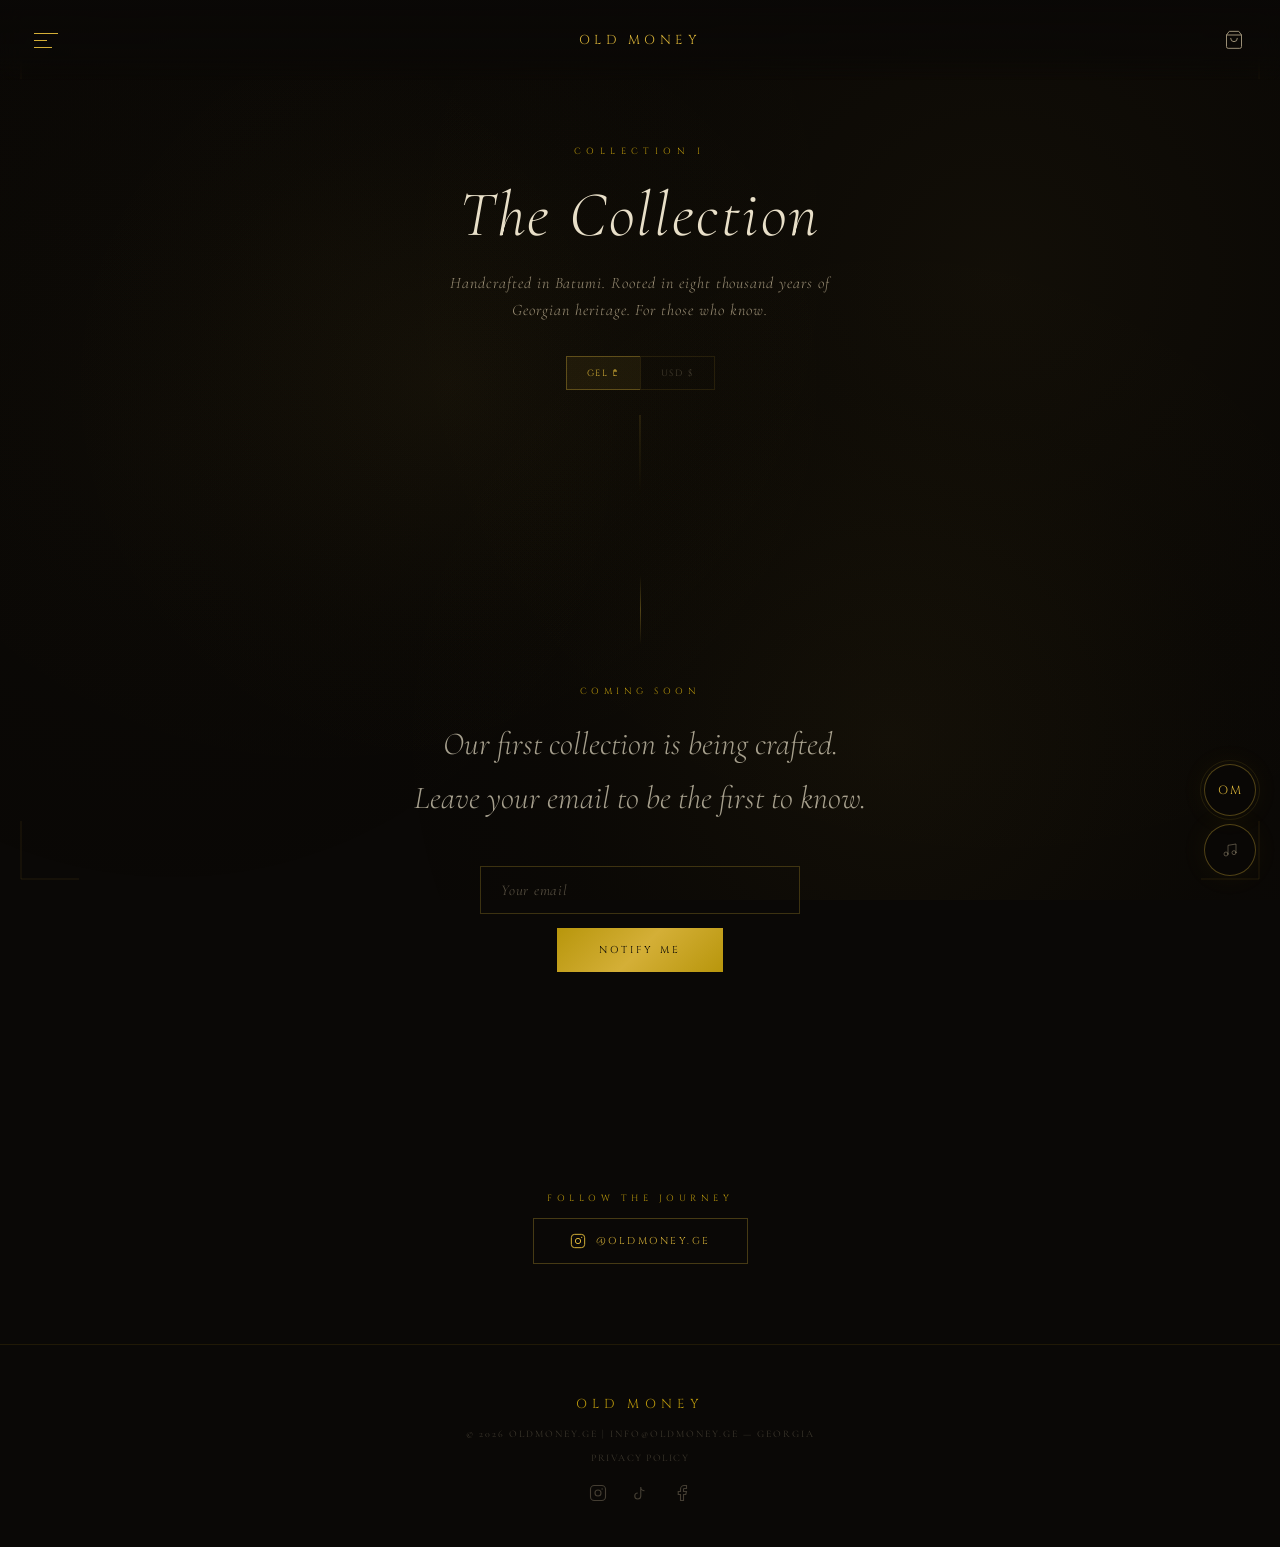
<file: shop.html>
<!DOCTYPE html>
<html lang="en">
<head>
<title>Collection | Old Money Georgia</title>
<meta charset="UTF-8">
<meta name="viewport" content="width=device-width, initial-scale=1.0, viewport-fit=cover">
<meta name="description" content="The Old Money Georgia Collection. Handcrafted luxury from the Caucasus. Timeless pieces for the discerning.">
<meta name="theme-color" content="#0a0806">
<link rel="icon" type="image/png" href="favicon.png">
<link rel="apple-touch-icon" href="favicon.png">

<link rel="preconnect" href="https://fonts.googleapis.com">
<link rel="preconnect" href="https://fonts.gstatic.com" crossorigin>
<link href="https://fonts.googleapis.com/css2?family=Cinzel:wght@400;600&family=Cormorant+Garamond:ital,wght@0,300;0,400;1,300&family=Libre+Franklin:wght@300&display=swap" rel="stylesheet">

<!-- Google Analytics -->
<script async src="https://www.googletagmanager.com/gtag/js?id=G-BV3T1X57VX"></script>
<script>
  window.dataLayer = window.dataLayer || [];
  function gtag(){dataLayer.push(arguments);}
  gtag('js', new Date());
  gtag('config', 'G-BV3T1X57VX');
</script>

  
<style>
/* ═══════════════════════════════════════
   OLD MONEY GEORGIA — DESIGN SYSTEM
   ═══════════════════════════════════════ */

:root {
  --bg: #0a0806;
  --bg-elevated: #0f0d0a;
  --bg-card: #121010;
  --text: #e8dfc8;
  --text-muted: #9a8e75;
  --text-dim: rgba(154,142,117,0.4);
  --gold: #d4af37;
  --gold-dark: #b8960c;
  --gold-glow: rgba(212,175,55,0.08);
  --gold-border: rgba(212,175,55,0.12);
  --gold-border-hover: rgba(212,175,55,0.35);
  --font-display: 'Cinzel', serif;
  --font-body: 'Cormorant Garamond', serif;
  --font-ui: 'Libre Franklin', sans-serif;
  --ease-luxury: cubic-bezier(0.22, 1, 0.36, 1);
  --ease-smooth: cubic-bezier(0.4, 0, 0.2, 1);
}

*, *::before, *::after { margin: 0; padding: 0; box-sizing: border-box; }

html { scroll-behavior: smooth; }

::selection {
  background: rgba(212,175,55,0.3);
  color: var(--text);
}

body {
  background: var(--bg);
  font-family: var(--font-body);
  color: var(--text);
  overflow-x: hidden;
  padding-top: env(safe-area-inset-top);
  padding-bottom: env(safe-area-inset-bottom);
  -webkit-font-smoothing: antialiased;
  -moz-osx-font-smoothing: grayscale;
}

/* ═══ PAGE FADE TRANSITION ═══ */
#pageFade {
  position: fixed;
  inset: 0;
  background: var(--bg);
  z-index: 99999;
  pointer-events: none;
  opacity: 1;
  transition: opacity 0.8s var(--ease-luxury);
}

/* ═══ AMBIENT CANVAS ═══ */
#meshCanvas {
  position: fixed;
  top: 0; left: 0;
  width: 100%; height: 100%;
  pointer-events: none;
  z-index: 0;
}

/* ═══ PARTICLES ═══ */
.particles-container {
  position: fixed;
  inset: 0;
  pointer-events: none;
  z-index: 0;
  overflow: hidden;
}
.particle {
  position: absolute;
  width: 3px; height: 3px;
  background: var(--gold);
  border-radius: 50%;
  opacity: 0;
  animation: particleFloat linear infinite;
}
@keyframes particleFloat {
  0% { opacity: 0; transform: translateY(100vh) scale(0); }
  10% { opacity: 0.4; }
  90% { opacity: 0.1; }
  100% { opacity: 0; transform: translateY(-10vh) scale(1); }
}

/* ═══ CORNER ORNAMENTS ═══ */
.corner {
  position: fixed;
  width: 60px; height: 60px;
  opacity: 0.25;
  z-index: 100;
  pointer-events: none;
}
.corner svg { width: 100%; height: 100%; }
.tl { top: 20px; left: 20px; }
.tr { top: 20px; right: 20px; transform: scaleX(-1); }
.bl { bottom: 20px; left: 20px; transform: scaleY(-1); }
.br { bottom: 20px; right: 20px; transform: scale(-1); }

/* ═══ TOUCH RING FEEDBACK ═══ */
.touch-ring {
  position: fixed;
  pointer-events: none;
  width: 0; height: 0;
  border: 1px solid rgba(212,175,55,0.6);
  border-radius: 50%;
  transform: translate(-50%, -50%);
  animation: ringExpand 0.8s ease-out forwards;
  z-index: 9998;
}
@keyframes ringExpand {
  0% { width: 0; height: 0; opacity: 0.8; }
  100% { width: 80px; height: 80px; opacity: 0; }
}

/* ═══ HEADER ═══ */
.om-header {
  position: fixed;
  top: 0; left: 0; right: 0;
  z-index: 10002;
  padding: calc(18px + env(safe-area-inset-top)) 24px 18px;
  display: flex;
  align-items: center;
  justify-content: space-between;
  background: linear-gradient(180deg, rgba(10,8,6,0.95) 0%, rgba(10,8,6,0.7) 70%, transparent 100%);
  backdrop-filter: blur(12px);
  -webkit-backdrop-filter: blur(12px);
  transition: transform 0.5s var(--ease-luxury);
}

.om-header-logo {
  font-family: var(--font-display);
  font-size: 13px;
  letter-spacing: 0.35em;
  color: var(--gold);
  text-decoration: none;
  text-transform: uppercase;
  transition: opacity 0.3s;
}

.om-header-logo:active { opacity: 0.7; }

.om-header-actions {
  display: flex;
  align-items: center;
  gap: 8px;
}

.om-header-btn {
  width: 44px; height: 44px;
  display: flex;
  align-items: center;
  justify-content: center;
  background: none;
  border: none;
  cursor: pointer;
  color: var(--text-muted);
  transition: color 0.3s;
  -webkit-tap-highlight-color: transparent;
  position: relative;
}

.om-header-btn:active { color: var(--gold); }

.om-header-btn svg {
  width: 20px; height: 20px;
  stroke-width: 1.2;
}

.cart-count {
  position: absolute;
  top: 6px; right: 4px;
  width: 18px; height: 18px;
  background: var(--gold);
  color: var(--bg);
  font-family: var(--font-display);
  font-size: 9px;
  letter-spacing: 0;
  border-radius: 50%;
  display: none;
  align-items: center;
  justify-content: center;
  line-height: 1;
}

.cart-count.visible { display: flex; }

/* ═══ BURGER MENU ═══ */
.om-burger {
  width: 44px; height: 44px;
  display: flex;
  align-items: center;
  justify-content: center;
  cursor: pointer;
  background: none;
  border: none;
  -webkit-tap-highlight-color: transparent;
}

.om-burger-inner {
  width: 24px; height: 14px;
  position: relative;
}

.om-burger-line {
  position: absolute;
  left: 0;
  height: 1px;
  background: var(--gold);
  transition: all 0.5s var(--ease-luxury);
  transform-origin: center;
}

.om-burger-line:nth-child(1) { top: 0; width: 100%; }
.om-burger-line:nth-child(2) { top: 50%; width: 55%; }
.om-burger-line:nth-child(3) { top: 100%; width: 75%; }

.om-burger.active .om-burger-line:nth-child(1) { top: 50%; transform: rotate(45deg); }
.om-burger.active .om-burger-line:nth-child(2) { opacity: 0; transform: translateX(-12px); }
.om-burger.active .om-burger-line:nth-child(3) { top: 50%; width: 100%; transform: rotate(-45deg); }

/* ═══ FULLSCREEN NAV MENU ═══ */
.om-nav-overlay {
  position: fixed;
  inset: 0;
  background: rgba(10,8,6,0.97);
  backdrop-filter: blur(24px);
  -webkit-backdrop-filter: blur(24px);
  z-index: 10001;
  opacity: 0;
  visibility: hidden;
  transition: opacity 0.6s var(--ease-luxury), visibility 0s linear 0.6s;
  display: flex;
  flex-direction: column;
  align-items: center;
  justify-content: center;
  overflow: hidden;
}

.om-nav-overlay.open {
  opacity: 1;
  visibility: visible;
  transition: opacity 0.6s var(--ease-luxury), visibility 0s linear 0s;
}

.om-nav-overlay::before {
  content: '';
  position: absolute;
  top: 0; left: 50%;
  transform: translateX(-50%);
  width: 0; height: 1px;
  background: linear-gradient(90deg, transparent, var(--gold), transparent);
  transition: width 0.8s var(--ease-luxury) 0.15s;
}

.om-nav-overlay.open::before { width: 70%; }

.om-nav-overlay::after {
  content: '';
  position: absolute;
  bottom: 0; left: 50%;
  transform: translateX(-50%);
  width: 0; height: 1px;
  background: linear-gradient(90deg, transparent, rgba(212,175,55,0.3), transparent);
  transition: width 0.8s var(--ease-luxury) 0.3s;
}

.om-nav-overlay.open::after { width: 40%; }

.om-nav-content { text-align: center; position: relative; }

.om-nav-brand {
  font-family: var(--font-display);
  font-size: 10px;
  letter-spacing: 0.5em;
  color: rgba(212,175,55,0.3);
  text-transform: uppercase;
  margin-bottom: 48px;
  opacity: 0;
  transform: translateY(-12px);
  transition: opacity 0.5s ease, transform 0.5s ease;
}

.om-nav-overlay.open .om-nav-brand {
  opacity: 1;
  transform: translateY(0);
  transition-delay: 0.2s;
}

.om-nav-items { list-style: none; padding: 0; margin: 0; }

.om-nav-item { margin: 0; padding: 0; overflow: hidden; }

.om-nav-link {
  display: block;
  font-family: var(--font-body);
  font-size: clamp(26px, 5.5vw, 40px);
  font-weight: 300;
  font-style: italic;
  color: rgba(232,223,200,0.7);
  text-decoration: none;
  letter-spacing: 0.05em;
  padding: 13px 30px;
  position: relative;
  opacity: 0;
  transform: translateY(35px);
  transition: opacity 0.5s ease, transform 0.5s var(--ease-luxury), color 0.35s ease;
  -webkit-tap-highlight-color: transparent;
}

.om-nav-overlay.open .om-nav-link {
  opacity: 1;
  transform: translateY(0);
}

.om-nav-item:nth-child(1) .om-nav-link { transition-delay: 0.18s; }
.om-nav-item:nth-child(2) .om-nav-link { transition-delay: 0.25s; }
.om-nav-item:nth-child(3) .om-nav-link { transition-delay: 0.32s; }
.om-nav-item:nth-child(4) .om-nav-link { transition-delay: 0.39s; }
.om-nav-item:nth-child(5) .om-nav-link { transition-delay: 0.46s; }
.om-nav-item:nth-child(6) .om-nav-link { transition-delay: 0.53s; }
.om-nav-item:nth-child(7) .om-nav-link { transition-delay: 0.60s; }

.om-nav-overlay:not(.open) .om-nav-item:nth-child(1) .om-nav-link { transition-delay: 0.25s; }
.om-nav-overlay:not(.open) .om-nav-item:nth-child(2) .om-nav-link { transition-delay: 0.21s; }
.om-nav-overlay:not(.open) .om-nav-item:nth-child(3) .om-nav-link { transition-delay: 0.17s; }
.om-nav-overlay:not(.open) .om-nav-item:nth-child(4) .om-nav-link { transition-delay: 0.13s; }
.om-nav-overlay:not(.open) .om-nav-item:nth-child(5) .om-nav-link { transition-delay: 0.09s; }
.om-nav-overlay:not(.open) .om-nav-item:nth-child(6) .om-nav-link { transition-delay: 0.05s; }
.om-nav-overlay:not(.open) .om-nav-item:nth-child(7) .om-nav-link { transition-delay: 0.01s; }

.om-nav-link::after {
  content: '';
  position: absolute;
  bottom: 7px; left: 50%;
  transform: translateX(-50%);
  width: 0; height: 1px;
  background: linear-gradient(90deg, transparent, var(--gold), transparent);
  transition: width 0.5s var(--ease-luxury);
}

.om-nav-link:active { color: var(--gold); }
.om-nav-link:active::after { width: 45%; }

.om-nav-link-sub {
  display: block;
  font-family: var(--font-display);
  font-size: 8px;
  font-style: normal;
  letter-spacing: 0.35em;
  color: rgba(154,142,117,0.28);
  text-transform: uppercase;
  margin-top: 2px;
}

.om-nav-footer {
  position: absolute;
  bottom: 38px;
  left: 0; right: 0;
  text-align: center;
  opacity: 0;
  transform: translateY(10px);
  transition: opacity 0.5s ease, transform 0.5s ease;
}

.om-nav-overlay.open .om-nav-footer {
  opacity: 1;
  transform: translateY(0);
  transition-delay: 0.65s;
}

.om-nav-footer-text {
  font-family: var(--font-display);
  font-size: 8px;
  letter-spacing: 0.4em;
  color: rgba(154,142,117,0.2);
  text-transform: uppercase;
}

.om-nav-socials {
  display: flex;
  justify-content: center;
  gap: 20px;
  margin-top: 14px;
}

.om-nav-social {
  color: rgba(154,142,117,0.25);
  transition: color 0.3s;
  -webkit-tap-highlight-color: transparent;
}

.om-nav-social:active { color: var(--gold); }

@media (hover: hover) {
  .om-nav-link:hover { color: var(--gold); }
  .om-nav-link:hover::after { width: 45%; }
  .om-nav-social:hover { color: var(--gold); }
  .om-header-btn:hover { color: var(--gold); }
}

/* ═══ COLLECTION HERO ═══ */
.collection-hero {
  min-height: 55vh;
  display: flex;
  flex-direction: column;
  align-items: center;
  justify-content: center;
  text-align: center;
  padding: calc(100px + env(safe-area-inset-top)) 24px 60px;
  position: relative;
  overflow: hidden;
}

.collection-hero::after {
  content: '';
  position: absolute;
  bottom: 0; left: 50%;
  transform: translateX(-50%);
  width: 1px; height: 80px;
  background: linear-gradient(180deg, var(--gold), transparent);
  opacity: 0.25;
}

.collection-hero-label {
  font-family: var(--font-display);
  font-size: 9px;
  letter-spacing: 0.6em;
  color: var(--gold-dark);
  text-transform: uppercase;
  margin-bottom: 20px;
  opacity: 0;
  transform: translateY(15px);
  animation: heroReveal 0.8s var(--ease-luxury) 0.3s forwards;
}

.collection-hero-title {
  font-family: var(--font-body);
  font-size: clamp(36px, 8vw, 64px);
  font-weight: 300;
  font-style: italic;
  color: var(--text);
  letter-spacing: 0.04em;
  line-height: 1.2;
  margin-bottom: 16px;
  opacity: 0;
  transform: translateY(20px);
  animation: heroReveal 0.8s var(--ease-luxury) 0.5s forwards;
}

.collection-hero-sub {
  font-family: var(--font-body);
  font-size: 16px;
  font-weight: 300;
  font-style: italic;
  color: var(--text-muted);
  letter-spacing: 0.06em;
  max-width: 420px;
  line-height: 1.7;
  opacity: 0;
  transform: translateY(15px);
  animation: heroReveal 0.8s var(--ease-luxury) 0.7s forwards;
}

@keyframes heroReveal {
  to { opacity: 1; transform: translateY(0); }
}

/* ═══ CURRENCY TOGGLE ═══ */
.currency-toggle {
  display: flex;
  align-items: center;
  justify-content: center;
  gap: 0;
  margin-top: 32px;
  opacity: 0;
  transform: translateY(15px);
  animation: heroReveal 0.8s var(--ease-luxury) 0.9s forwards;
}

.currency-btn {
  font-family: var(--font-display);
  font-size: 9px;
  letter-spacing: 0.2em;
  text-transform: uppercase;
  padding: 10px 20px;
  background: none;
  border: 1px solid var(--gold-border);
  color: var(--text-dim);
  cursor: pointer;
  transition: all 0.4s ease;
  -webkit-tap-highlight-color: transparent;
}

.currency-btn:first-child { border-right: none; }

.currency-btn.active {
  color: var(--gold);
  border-color: var(--gold-border-hover);
  background: var(--gold-glow);
}

/* ═══ FILTER TABS ═══ */
.filter-bar {
  display: flex;
  align-items: center;
  gap: 0;
  padding: 0 24px;
  margin-bottom: 60px;
  overflow-x: auto;
  -webkit-overflow-scrolling: touch;
  scrollbar-width: none;
  justify-content: flex-start;
}

.filter-bar::-webkit-scrollbar { display: none; }


.filter-btn {
  font-family: var(--font-display);
  font-size: 9px;
  letter-spacing: 0.25em;
  text-transform: uppercase;
  padding: 14px 22px;
  background: none;
  border: none;
  color: var(--text-dim);
  cursor: pointer;
  transition: color 0.4s ease;
  -webkit-tap-highlight-color: transparent;
  position: relative;
}

.filter-btn::after {
  content: '';
  position: absolute;
  bottom: 8px; left: 50%;
  transform: translateX(-50%);
  width: 0; height: 1px;
  background: var(--gold);
  transition: width 0.4s var(--ease-luxury);
}

.filter-btn.active {
  color: var(--gold);
}

.filter-btn.active::after {
  width: 24px;
}

@media (hover: hover) {
  .filter-btn:hover { color: var(--text-muted); }
}

/* ═══ PRODUCT GRID ═══ */
.product-grid {
  display: grid;
  grid-template-columns: repeat(2, 1fr);
  gap: 1px;
  background: var(--gold-border);
  margin: 0 24px 80px;
  border: 1px solid var(--gold-border);
}

@media (min-width: 768px) {
  .product-grid {
    grid-template-columns: repeat(3, 1fr);
    margin: 0 40px 100px;
  }
}

@media (min-width: 1200px) {
  .product-grid {
    grid-template-columns: repeat(4, 1fr);
    margin: 0 60px 120px;
  }
}

/* ═══ PRODUCT CARD ═══ */
.product-card {
  background: var(--bg);
  position: relative;
  overflow: hidden;
  cursor: pointer;
  -webkit-tap-highlight-color: transparent;
}

.product-card-image {
  width: 100%;
  aspect-ratio: 3/4;
  overflow: hidden;
  position: relative;
  background: var(--bg-card);
}

.product-card-image img {
  width: 100%;
  height: 100%;
  object-fit: cover;
  transition: transform 0.8s var(--ease-luxury), opacity 0.6s ease;
  opacity: 0;
}

.product-card-image img.loaded { opacity: 1; }

.product-card:active .product-card-image img {
  transform: scale(1.04);
}

@media (hover: hover) {
  .product-card:hover .product-card-image img {
    transform: scale(1.04);
  }
}

.product-card-badge {
  position: absolute;
  top: 14px; left: 14px;
  font-family: var(--font-display);
  font-size: 7px;
  letter-spacing: 0.25em;
  text-transform: uppercase;
  color: var(--bg);
  background: var(--gold);
  padding: 5px 10px;
  z-index: 2;
}

.product-card-info {
  padding: 18px 16px 22px;
  text-align: center;
}

.product-card-name {
  font-family: var(--font-body);
  font-size: 16px;
  font-weight: 400;
  color: var(--text);
  letter-spacing: 0.04em;
  margin-bottom: 6px;
  line-height: 1.3;
}

.product-card-price {
  font-family: var(--font-display);
  font-size: 11px;
  letter-spacing: 0.15em;
  color: var(--text-muted);
}

/* Gold underline on hover */
.product-card::after {
  content: '';
  position: absolute;
  bottom: 0; left: 50%;
  transform: translateX(-50%);
  width: 0; height: 1px;
  background: linear-gradient(90deg, transparent, var(--gold), transparent);
  transition: width 0.6s var(--ease-luxury);
}

.product-card:active::after { width: 50%; }

@media (hover: hover) {
  .product-card:hover::after { width: 50%; }
}

/* ═══ REVEAL ANIMATION ═══ */
.reveal {
  opacity: 0;
  transform: translateY(30px);
  transition: opacity 0.8s ease, transform 0.8s ease;
}

.reveal.visible {
  opacity: 1;
  transform: translateY(0);
}

/* ═══ COMING SOON OVERLAY ═══ */
.coming-soon {
  padding: 80px 24px 140px;
  text-align: center;
  max-width: 500px;
  margin: 0 auto;
}

.coming-soon .gold-rule {
  width: 1px;
  height: 70px;
  background: linear-gradient(180deg, transparent, var(--gold), transparent);
  margin: 0 auto 40px;
  opacity: 0.35;
}

.coming-soon-label {
  font-family: var(--font-display);
  font-size: 9px;
  letter-spacing: 0.5em;
  color: var(--gold-dark);
  text-transform: uppercase;
  margin-bottom: 20px;
}

.coming-soon-title {
  font-family: var(--font-body);
  font-size: clamp(22px, 5vw, 32px);
  font-weight: 300;
  font-style: italic;
  color: rgba(232,223,200,0.7);
  line-height: 1.7;
  margin-bottom: 40px;
}

.coming-soon-form {
  display: flex;
  flex-direction: column;
  gap: 14px;
  align-items: center;
}

.coming-soon-input {
  width: 100%;
  max-width: 320px;
  padding: 14px 20px;
  font-family: var(--font-body);
  font-size: 15px;
  color: var(--text);
  background: transparent;
  border: 1px solid rgba(212,175,55,0.25);
  letter-spacing: 0.05em;
  outline: none;
  transition: border-color 0.4s ease;
  -webkit-appearance: none;
  border-radius: 0;
}

.coming-soon-input::placeholder {
  color: rgba(154,142,117,0.5);
  font-style: italic;
}

.coming-soon-input:focus {
  border-color: rgba(212,175,55,0.6);
}

.om-btn-gold {
  font-family: var(--font-display);
  font-size: 10px;
  letter-spacing: 0.3em;
  text-transform: uppercase;
  color: var(--bg);
  background: linear-gradient(135deg, #b8960c, #d4af37, #b8960c);
  border: none;
  padding: 15px 42px;
  cursor: pointer;
  position: relative;
  overflow: hidden;
  -webkit-tap-highlight-color: transparent;
  display: inline-block;
  text-decoration: none;
}

.om-btn-gold::after {
  content: '';
  position: absolute;
  top: 0; left: -100%;
  width: 60%; height: 100%;
  background: linear-gradient(90deg, transparent, rgba(255,255,255,0.3), transparent);
  animation: shimmer 3s ease-in-out infinite;
}

@keyframes shimmer {
  0% { left: -100%; }
  50% { left: 100%; }
  100% { left: 100%; }
}

.om-btn-outline {
  font-family: var(--font-display);
  font-size: 10px;
  letter-spacing: 0.25em;
  text-transform: uppercase;
  color: var(--gold);
  background: none;
  border: 1px solid rgba(212,175,55,0.3);
  padding: 14px 36px;
  cursor: pointer;
  text-decoration: none;
  display: inline-flex;
  align-items: center;
  gap: 10px;
  transition: border-color 0.3s, box-shadow 0.3s;
  -webkit-tap-highlight-color: transparent;
}

.om-btn-outline:active {
  border-color: rgba(212,175,55,0.6);
  box-shadow: 0 0 25px rgba(212,175,55,0.15);
}

/* ═══ CART SIDEBAR ═══ */
.cart-overlay {
  position: fixed;
  inset: 0;
  background: rgba(10,8,6,0.7);
  backdrop-filter: blur(6px);
  -webkit-backdrop-filter: blur(6px);
  z-index: 9999;
  opacity: 0;
  pointer-events: none;
  transition: opacity 0.5s var(--ease-luxury);
}

.cart-overlay.open {
  opacity: 1;
  pointer-events: auto;
}

.cart-sidebar {
  position: fixed;
  top: 0; right: 0;
  width: 100%;
  max-width: 420px;
  height: 100%;
  background: var(--bg);
  border-left: 1px solid var(--gold-border);
  z-index: 10000;
  transform: translateX(100%);
  transition: transform 0.6s var(--ease-luxury);
  display: flex;
  flex-direction: column;
  overflow: hidden;
}

.cart-sidebar.open {
  transform: translateX(0);
}

/* Gold accent line */
.cart-sidebar::before {
  content: '';
  position: absolute;
  top: 0; left: 0;
  width: 1px; height: 0;
  background: linear-gradient(180deg, var(--gold), transparent);
  transition: height 1s var(--ease-luxury) 0.2s;
}

.cart-sidebar.open::before { height: 100%; }
  /* Cart close handle */
.cart-close-handle {
  position: absolute;
  top: 0; left: 0;
  width: 28px;
  height: 100%;
  display: flex;
  align-items: center;
  justify-content: center;
  cursor: pointer;
  z-index: 2;
  -webkit-tap-highlight-color: transparent;
}

.cart-close-handle::before {
  content: '';
  width: 3px;
  height: 48px;
  background: linear-gradient(180deg, transparent, var(--gold), transparent);
  border-radius: 2px;
  opacity: 0.4;
  transition: opacity 0.3s, height 0.3s;
}

.cart-close-handle:active::before {
  opacity: 0.8;
  height: 64px;
}


.cart-header {
  display: flex;
  align-items: center;
  justify-content: space-between;
  padding: calc(22px + env(safe-area-inset-top)) 28px 22px;
  border-bottom: 1px solid var(--gold-border);
}

.cart-title {
  font-family: var(--font-display);
  font-size: 12px;
  letter-spacing: 0.35em;
  color: var(--text);
  text-transform: uppercase;
}

.cart-title-count {
  font-family: var(--font-body);
  font-size: 14px;
  font-style: italic;
  color: var(--text-muted);
  margin-left: 10px;
  font-weight: 300;
}

.cart-close {
  width: 40px; height: 40px;
  display: flex;
  align-items: center;
  justify-content: center;
  background: none;
  border: none;
  cursor: pointer;
  color: var(--text-dim);
  transition: color 0.3s, transform 0.3s;
  -webkit-tap-highlight-color: transparent;
}

.cart-close:active {
  color: var(--gold);
  transform: rotate(90deg);
}

.cart-body {
  flex: 1;
  overflow-y: auto;
  -webkit-overflow-scrolling: touch;
  padding: 0;
}

/* Cart empty state */
.cart-empty {
  display: flex;
  flex-direction: column;
  align-items: center;
  justify-content: center;
  height: 100%;
  padding: 40px 28px;
  text-align: center;
}

.cart-empty-icon {
  color: rgba(154,142,117,0.15);
  margin-bottom: 24px;
}

.cart-empty-text {
  font-family: var(--font-body);
  font-size: 18px;
  font-style: italic;
  font-weight: 300;
  color: var(--text-muted);
  margin-bottom: 8px;
}

.cart-empty-sub {
  font-family: var(--font-body);
  font-size: 14px;
  font-style: italic;
  color: var(--text-dim);
}

/* Cart items */
.cart-item {
  display: flex;
  gap: 18px;
  padding: 24px 28px;
  border-bottom: 1px solid var(--gold-border);
  animation: cartItemIn 0.4s var(--ease-luxury) forwards;
  opacity: 0;
  transform: translateX(20px);
}

@keyframes cartItemIn {
  to { opacity: 1; transform: translateX(0); }
}

.cart-item-image {
  width: 80px; height: 106px;
  background: var(--bg-card);
  flex-shrink: 0;
  overflow: hidden;
}

.cart-item-image img {
  width: 100%; height: 100%;
  object-fit: cover;
}

.cart-item-details {
  flex: 1;
  display: flex;
  flex-direction: column;
  justify-content: space-between;
}

.cart-item-name {
  font-family: var(--font-body);
  font-size: 16px;
  font-weight: 400;
  color: var(--text);
  letter-spacing: 0.03em;
  line-height: 1.3;
}

.cart-item-size {
  font-family: var(--font-display);
  font-size: 9px;
  letter-spacing: 0.2em;
  color: var(--text-dim);
  text-transform: uppercase;
  margin-top: 4px;
}

.cart-item-bottom {
  display: flex;
  align-items: center;
  justify-content: space-between;
}

.cart-item-price {
  font-family: var(--font-display);
  font-size: 11px;
  letter-spacing: 0.15em;
  color: var(--text-muted);
}

.cart-item-qty {
  display: flex;
  align-items: center;
  gap: 12px;
}

.cart-item-qty button {
  width: 28px; height: 28px;
  display: flex;
  align-items: center;
  justify-content: center;
  background: none;
  border: 1px solid var(--gold-border);
  color: var(--text-muted);
  font-size: 14px;
  cursor: pointer;
  transition: border-color 0.3s, color 0.3s;
  -webkit-tap-highlight-color: transparent;
  font-family: var(--font-body);
}

.cart-item-qty button:active {
  border-color: var(--gold);
  color: var(--gold);
}

.cart-item-qty span {
  font-family: var(--font-body);
  font-size: 15px;
  color: var(--text);
  min-width: 18px;
  text-align: center;
}

.cart-item-remove {
  font-family: var(--font-body);
  font-size: 12px;
  font-style: italic;
  color: var(--text-dim);
  background: none;
  border: none;
  cursor: pointer;
  text-decoration: underline;
  text-underline-offset: 2px;
  transition: color 0.3s;
  -webkit-tap-highlight-color: transparent;
  padding: 4px 0;
}

.cart-item-remove:active { color: var(--gold); }

/* Cart footer */
.cart-footer {
  border-top: 1px solid var(--gold-border);
  padding: 24px 28px calc(24px + env(safe-area-inset-bottom));
}

.cart-subtotal {
  display: flex;
  align-items: center;
  justify-content: space-between;
  margin-bottom: 8px;
}

.cart-subtotal-label {
  font-family: var(--font-display);
  font-size: 10px;
  letter-spacing: 0.25em;
  text-transform: uppercase;
  color: var(--text-muted);
}

.cart-subtotal-value {
  font-family: var(--font-display);
  font-size: 14px;
  letter-spacing: 0.1em;
  color: var(--text);
}

.cart-shipping-note {
  font-family: var(--font-body);
  font-size: 12px;
  font-style: italic;
  color: var(--text-dim);
  margin-bottom: 20px;
}

.cart-checkout-btn {
  width: 100%;
  font-family: var(--font-display);
  font-size: 10px;
  letter-spacing: 0.3em;
  text-transform: uppercase;
  color: var(--bg);
  background: linear-gradient(135deg, #b8960c, #d4af37, #b8960c);
  border: none;
  padding: 17px;
  cursor: pointer;
  position: relative;
  overflow: hidden;
  transition: opacity 0.3s;
  -webkit-tap-highlight-color: transparent;
}

.cart-checkout-btn::after {
  content: '';
  position: absolute;
  top: 0; left: -100%;
  width: 60%; height: 100%;
  background: linear-gradient(90deg, transparent, rgba(255,255,255,0.3), transparent);
  animation: shimmer 3s ease-in-out infinite;
}

.cart-checkout-btn:active { opacity: 0.85; }

.cart-continue {
  display: block;
  width: 100%;
  text-align: center;
  font-family: var(--font-body);
  font-size: 13px;
  font-style: italic;
  color: var(--text-dim);
  margin-top: 14px;
  background: none;
  border: none;
  cursor: pointer;
  text-decoration: underline;
  text-underline-offset: 3px;
  transition: color 0.3s;
  -webkit-tap-highlight-color: transparent;
}

.cart-continue:active { color: var(--text-muted); }

/* ═══ FOOTER ═══ */
.om-footer {
  border-top: 1px solid rgba(184,150,12,0.12);
  padding: 50px 20px calc(40px + env(safe-area-inset-bottom));
  text-align: center;
}

.om-footer-logo {
  font-family: var(--font-display);
  font-size: 13px;
  letter-spacing: 0.4em;
  color: var(--gold-dark);
  margin-bottom: 10px;
}

.om-footer-copy {
  font-size: 10px;
  letter-spacing: 0.2em;
  color: rgba(154,142,117,0.35);
  text-transform: uppercase;
  margin-top: 15px;
}

.om-footer-links {
  display: flex;
  justify-content: center;
  gap: 24px;
  margin-top: 20px;
}

.om-footer-links a {
  color: rgba(154,142,117,0.4);
  transition: color 0.3s;
  -webkit-tap-highlight-color: transparent;
}

.om-footer-links a:active { color: var(--gold); }

@media (hover: hover) {
  .om-footer-links a:hover { color: var(--gold); }
  .cart-item-remove:hover { color: var(--gold); }
  .cart-continue:hover { color: var(--text-muted); }
  .currency-btn:hover { color: var(--text-muted); }
}

/* ═══ BODY LOCK ═══ */
body.locked {
  overflow: hidden;
  position: fixed;
  width: 100%;
}
</style>
</head>

<body>

<!-- Page Fade -->
<div id="pageFade"></div>

<!-- Ambient Canvas -->
<canvas id="meshCanvas"></canvas>

<!-- Particles -->
<div class="particles-container" id="particles"></div>

<!-- Corner Ornaments -->
<div class="corner tl"><svg viewBox="0 0 60 60" fill="none"><path d="M1 59V1H59" stroke="#d4af37" stroke-width="0.5"/></svg></div>
<div class="corner tr"><svg viewBox="0 0 60 60" fill="none"><path d="M1 59V1H59" stroke="#d4af37" stroke-width="0.5"/></svg></div>
<div class="corner bl"><svg viewBox="0 0 60 60" fill="none"><path d="M1 59V1H59" stroke="#d4af37" stroke-width="0.5"/></svg></div>
<div class="corner br"><svg viewBox="0 0 60 60" fill="none"><path d="M1 59V1H59" stroke="#d4af37" stroke-width="0.5"/></svg></div>

<!-- ═══ HEADER ═══ -->
<header class="om-header">
  <button class="om-burger" id="omBurger" aria-label="Menu">
    <div class="om-burger-inner">
      <span class="om-burger-line"></span>
      <span class="om-burger-line"></span>
      <span class="om-burger-line"></span>
    </div>
  </button>

  <a href="index.html" class="om-header-logo">Old Money</a>

  <div class="om-header-actions">
    <button class="om-header-btn" id="cartToggle" aria-label="Cart">
      <svg viewBox="0 0 24 24" fill="none" stroke="currentColor" stroke-linecap="round" stroke-linejoin="round">
        <path d="M6 2L3 6v14a2 2 0 002 2h14a2 2 0 002-2V6l-3-4z"/>
        <line x1="3" y1="6" x2="21" y2="6"/>
        <path d="M16 10a4 4 0 01-8 0"/>
      </svg>
      <span class="cart-count" id="cartCount">0</span>
    </button>
  </div>
</header>

<!-- ═══ FULLSCREEN NAV ═══ -->
<div class="om-nav-overlay" id="omNavOverlay">
  <div class="om-nav-content">
    <p class="om-nav-brand">Old Money Georgia</p>
    <ul class="om-nav-items">
      <li class="om-nav-item"><a href="index.html" class="om-nav-link">Home</a></li>
      <li class="om-nav-item"><a href="shop.html" class="om-nav-link">Collection<span class="om-nav-link-sub">Shop Now</span></a></li>
      <li class="om-nav-item"><a href="about.html" class="om-nav-link">Our Story</a></li>
      <li class="om-nav-item"><a href="gazette.html" class="om-nav-link">The Gazette</a></li>
      <li class="om-nav-item"><a href="index.html#waitlist" class="om-nav-link">Waitlist<span class="om-nav-link-sub">Be the first</span></a></li>
      <li class="om-nav-item"><a href="https://www.instagram.com/oldmoney.ge" target="_blank" class="om-nav-link">Instagram<span class="om-nav-link-sub">@oldmoney.ge</span></a></li>
    </ul>
  </div>
  <div class="om-nav-footer">
    <p class="om-nav-footer-text">Est. 2026 &middot; Batumi, Georgia</p>
    <div class="om-nav-socials">
      <a href="https://www.instagram.com/oldmoney.ge" target="_blank" class="om-nav-social" aria-label="Instagram">
        <svg width="16" height="16" viewBox="0 0 24 24" fill="none" stroke="currentColor" stroke-width="1.5"><rect x="2" y="2" width="20" height="20" rx="5"/><circle cx="12" cy="12" r="4"/><circle cx="17.5" cy="6.5" r="1" fill="currentColor" stroke="none"/></svg>
      </a>
      <a href="https://www.tiktok.com/@oldmoney.ge" target="_blank" class="om-nav-social" aria-label="TikTok">
        <svg width="16" height="16" viewBox="0 0 24 24" fill="none" stroke="currentColor" stroke-width="1.5"><path d="M9 12a4 4 0 1 0 4 4V4a5 5 0 0 0 5 5"/></svg>
      </a>
      <a href="https://www.facebook.com/share/1Xt7Q9SiAX/" target="_blank" class="om-nav-social" aria-label="Facebook">
        <svg width="16" height="16" viewBox="0 0 24 24" fill="none" stroke="currentColor" stroke-width="1.5"><path d="M18 2h-3a5 5 0 0 0-5 5v3H7v4h3v8h4v-8h3l1-4h-4V7a1 1 0 0 1 1-1h3z"/></svg>
      </a>
    </div>
  </div>
</div>

<!-- ═══ CART SIDEBAR ═══ -->
<div class="cart-overlay" id="cartOverlay"></div>
<div class="cart-sidebar" id="cartSidebar">
    <div class="cart-close-handle" id="cartCloseHandle"></div>
  <div class="cart-header">
    <div>
      <span class="cart-title">Cart</span>
      <span class="cart-title-count" id="cartTitleCount"></span>
    </div>
    <button class="cart-close" id="cartClose" aria-label="Close cart">
      <svg width="18" height="18" viewBox="0 0 24 24" fill="none" stroke="currentColor" stroke-width="1.5"><path d="M18 6L6 18M6 6l12 12"/></svg>
    </button>
  </div>
  <div class="cart-body" id="cartBody">
    <div class="cart-empty" id="cartEmpty">
      <div class="cart-empty-icon">
        <svg width="48" height="48" viewBox="0 0 24 24" fill="none" stroke="currentColor" stroke-width="0.5" stroke-linecap="round" stroke-linejoin="round">
          <path d="M6 2L3 6v14a2 2 0 002 2h14a2 2 0 002-2V6l-3-4z"/>
          <line x1="3" y1="6" x2="21" y2="6"/>
          <path d="M16 10a4 4 0 01-8 0"/>
        </svg>
      </div>
      <p class="cart-empty-text">Your cart is empty</p>
      <p class="cart-empty-sub">Explore our collection</p>
    </div>
    <div id="cartItems"></div>
  </div>
  <div class="cart-footer" id="cartFooter" style="display:none;">
    <div class="cart-subtotal">
      <span class="cart-subtotal-label">Subtotal</span>
      <span class="cart-subtotal-value" id="cartSubtotal">₾0</span>
    </div>
    <p class="cart-shipping-note">Tax included. Shipping calculated at checkout.</p>
    <button class="cart-checkout-btn" id="cartCheckoutBtn">Proceed to Pre-Order</button>
    <button class="cart-continue" id="cartContinue">Continue shopping</button>
  </div>
</div>

<!-- ═══ COLLECTION HERO ═══ -->
<section class="collection-hero">
  <p class="collection-hero-label">Collection I</p>
  <h1 class="collection-hero-title">The Collection</h1>
  <p class="collection-hero-sub">Handcrafted in Batumi. Rooted in eight thousand years of Georgian heritage. For those who know.</p>
  <div class="currency-toggle">
    <button class="currency-btn active" data-currency="gel">GEL ₾</button>
    <button class="currency-btn" data-currency="usd">USD $</button>
  </div>
</section>

<!-- ═══ FILTER TABS ═══ -->
<div class="filter-bar reveal">
  <button class="filter-btn active" data-filter="all">All</button>
  <button class="filter-btn" data-filter="Outerwear">Outerwear</button>
  <button class="filter-btn" data-filter="Tops">Tops</button>
  <button class="filter-btn" data-filter="Bottoms">Bottoms</button>
  <button class="filter-btn" data-filter="Accessories">Accessories</button>
</div>

<!-- ═══ PRODUCT GRID ═══ -->
<div class="product-grid" id="productGrid"></div>

<!-- ═══ COMING SOON ═══ -->
<div class="coming-soon reveal" id="comingSoon" style="display:none;">
  <div class="gold-rule"></div>
  <p class="coming-soon-label">Coming Soon</p>
  <p class="coming-soon-title">Our first collection is being crafted.<br>Leave your email to be the first to know.</p>
  <form class="coming-soon-form" name="shop-waitlist" method="POST" data-netlify="true" netlify-honeypot="bot-field" action="/">
    <input type="hidden" name="form-name" value="shop-waitlist">
    <p style="display:none"><input name="bot-field"></p>
    <input type="email" name="email" placeholder="Your email" required class="coming-soon-input">
    <button type="submit" class="om-btn-gold">Notify Me</button>
  </form>
  <p id="comingSoonSuccess" style="display:none; color:var(--gold); font-style:italic; font-size:15px; margin-top:20px; letter-spacing:0.05em;">You're on the list.</p>
</div>

<!-- ═══ INSTAGRAM CTA ═══ -->
<div style="padding:80px 20px; text-align:center;" class="reveal">
  <p style="font-family:var(--font-display); font-size:9px; letter-spacing:0.5em; color:var(--gold-dark); text-transform:uppercase; margin-bottom:14px;">Follow The Journey</p>
  <a href="https://www.instagram.com/oldmoney.ge" target="_blank" class="om-btn-outline">
    <svg width="16" height="16" viewBox="0 0 24 24" fill="none" stroke="currentColor" stroke-width="1.5"><rect x="2" y="2" width="20" height="20" rx="5"/><circle cx="12" cy="12" r="4"/><circle cx="17.5" cy="6.5" r="1" fill="currentColor" stroke="none"/></svg>
    @oldmoney.ge
  </a>
</div>

<!-- ═══ FOOTER ═══ -->
<footer class="om-footer">
  <p class="om-footer-logo">OLD MONEY</p>
  <p class="om-footer-copy">&copy; 2026 OLDMONEY.GE | info@oldmoney.ge &mdash; Georgia</p>
  <a href="privacy.html" style="display:block; margin-top:12px; color:rgba(154,142,117,0.35); font-size:10px; letter-spacing:0.15em; text-decoration:none; text-transform:uppercase;">Privacy Policy</a>
  <div class="om-footer-links">
    <a href="https://www.instagram.com/oldmoney.ge" target="_blank" aria-label="Instagram">
      <svg width="18" height="18" viewBox="0 0 24 24" fill="none" stroke="currentColor" stroke-width="1.5"><rect x="2" y="2" width="20" height="20" rx="5"/><circle cx="12" cy="12" r="4"/><circle cx="17.5" cy="6.5" r="1" fill="currentColor" stroke="none"/></svg>
    </a>
    <a href="https://www.tiktok.com/@oldmoney.ge" target="_blank" aria-label="TikTok">
      <svg width="18" height="18" viewBox="0 0 24 24" fill="none" stroke="currentColor" stroke-width="1.5"><path d="M9 12a4 4 0 1 0 4 4V4a5 5 0 0 0 5 5"/></svg>
    </a>
    <a href="https://www.facebook.com/share/1Xt7Q9SiAX/" target="_blank" aria-label="Facebook">
      <svg width="18" height="18" viewBox="0 0 24 24" fill="none" stroke="currentColor" stroke-width="1.5"><path d="M18 2h-3a5 5 0 0 0-5 5v3H7v4h3v8h4v-8h3l1-4h-4V7a1 1 0 0 1 1-1h3z"/></svg>
    </a>
  </div>
</footer>

<!-- ═══════════════════════════════════════
     SCRIPTS
     ═══════════════════════════════════════ -->

<script>
// ═══ PAGE FADE IN ═══
window.addEventListener('load', function() {
  setTimeout(function() {
    document.getElementById('pageFade').style.opacity = '0';
  }, 100);
});
window.addEventListener('pageshow', function(e) {
  if (e.persisted) {
    document.getElementById('pageFade').style.opacity = '0';
  }
});


// ═══ PAGE FADE OUT ON LINK CLICK ═══
document.addEventListener('click', function(e) {
  var link = e.target.closest('a');
  if (!link) return;
  var href = link.getAttribute('href');
  if (!href) return;
  if (href.startsWith('http') || href.startsWith('mailto') || href.startsWith('#') || link.getAttribute('target') === '_blank') return;
  e.preventDefault();
  document.getElementById('pageFade').style.opacity = '1';
  setTimeout(function() { window.location.href = href; }, 600);
});
</script>

<script>
// ═══ PARTICLES ═══
(function() {
  var c = document.getElementById('particles');
  for (var i = 0; i < 6; i++) {
    var p = document.createElement('div');
    p.className = 'particle';
    p.style.left = Math.random() * 100 + '%';
    var s = (1 + Math.random() * 3) + 'px';
    p.style.width = s; p.style.height = s;
    p.style.animationDuration = (10 + Math.random() * 18) + 's';
    p.style.animationDelay = (Math.random() * 20) + 's';
    c.appendChild(p);
  }
})();
</script>

<script>
// ═══ TOUCH RING ═══
document.addEventListener('touchstart', function(e) {
  var r = document.createElement('div');
  r.className = 'touch-ring';
  r.style.left = e.touches[0].clientX + 'px';
  r.style.top = e.touches[0].clientY + 'px';
  document.body.appendChild(r);
  setTimeout(function() { r.remove(); }, 800);
});
</script>

<script>
// ═══ AMBIENT CANVAS ═══
(function() {
  var canvas = document.getElementById('meshCanvas');
  var ctx = canvas.getContext('2d');
  var dpr = Math.min(window.devicePixelRatio || 1, 2);
  var w, h;

  function resize() {
    w = canvas.offsetWidth; h = canvas.offsetHeight;
    canvas.width = w * dpr; canvas.height = h * dpr;
    ctx.setTransform(dpr, 0, 0, dpr, 0, 0);
  }

  var blobs = [];
  for (var i = 0; i < 5; i++) {
    blobs.push({
      x: 0.1 + Math.random() * 0.8, y: 0.1 + Math.random() * 0.8,
      vx: (Math.random() - 0.5) * 0.0004, vy: (Math.random() - 0.5) * 0.0004,
      radius: 0.3 + Math.random() * 0.25,
      opacity: 0.025 + Math.random() * 0.025,
      phase: Math.random() * Math.PI * 2,
      pulseSpeed: 0.002 + Math.random() * 0.003
    });
  }

  var animId;
  function draw() {
    ctx.clearRect(0, 0, w, h);
    for (var i = 0; i < blobs.length; i++) {
      var b = blobs[i];
      b.phase += b.pulseSpeed;
      b.x += b.vx + Math.sin(b.phase * 0.7) * 0.00015;
      b.y += b.vy + Math.cos(b.phase * 0.5) * 0.00015;
      if (b.x < -0.15 || b.x > 1.15) b.vx *= -1;
      if (b.y < -0.15 || b.y > 1.15) b.vy *= -1;
      var cx = b.x * w, cy = b.y * h, r = b.radius * Math.max(w, h);
      var pulse = 0.65 + 0.35 * Math.sin(b.phase);
      var op = b.opacity * pulse;
      var grad = ctx.createRadialGradient(cx, cy, 0, cx, cy, r);
      grad.addColorStop(0, 'rgba(212,175,55,' + op + ')');
      grad.addColorStop(0.35, 'rgba(200,165,40,' + (op * 0.55) + ')');
      grad.addColorStop(0.65, 'rgba(184,150,12,' + (op * 0.2) + ')');
      grad.addColorStop(1, 'rgba(184,150,12,0)');
      ctx.fillStyle = grad;
      ctx.fillRect(0, 0, w, h);
    }
    animId = requestAnimationFrame(draw);
  }

  document.addEventListener('visibilitychange', function() {
    if (document.hidden) cancelAnimationFrame(animId);
    else draw();
  });

  resize(); draw();
  window.addEventListener('resize', resize);
})();
</script>

<script>
// ═══ SCROLL REVEAL ═══
(function() {
  var els = document.querySelectorAll('.reveal');
  var observer = new IntersectionObserver(function(entries) {
    entries.forEach(function(entry) {
      if (entry.isIntersecting) {
        entry.target.classList.add('visible');
      }
    });
  }, { threshold: 0.15 });
  els.forEach(function(el) { observer.observe(el); });
})();
</script>

<script>
// ═══ NAVIGATION MENU ═══
(function() {
  var burger = document.getElementById('omBurger');
  var overlay = document.getElementById('omNavOverlay');
  var isOpen = false;

  function openMenu() {
    isOpen = true;
    burger.classList.add('active');
    overlay.classList.add('open');
    document.body.classList.add('locked');
  }

  function closeMenu(cb) {
    isOpen = false;
    burger.classList.remove('active');
    overlay.classList.remove('open');
    document.body.classList.remove('locked');
    if (cb) setTimeout(cb, 650);
  }

  burger.addEventListener('click', function() {
    if (!isOpen) openMenu(); else closeMenu();
  });

  // Page links inside nav
  var navLinks = overlay.querySelectorAll('.om-nav-link:not([target="_blank"])');
  navLinks.forEach(function(link) {
    link.addEventListener('click', function(e) {
      var href = this.getAttribute('href');
      if (href.startsWith('#')) return;
      e.preventDefault();
      var fade = document.getElementById('pageFade');
      closeMenu(function() {
        if (fade) fade.style.opacity = '1';
        setTimeout(function() { window.location.href = href; }, 600);
      });
    });
  });

  document.addEventListener('keydown', function(e) {
    if (e.key === 'Escape' && isOpen) closeMenu();
  });
})();
</script>

<script>
// ═══ CART SYSTEM ═══
(function() {
  var cart = JSON.parse(sessionStorage.getItem('omCart') || '[]');
  var currency = sessionStorage.getItem('omCurrency') || 'gel';
  var products = [];

  var cartOverlay = document.getElementById('cartOverlay');
  var cartSidebar = document.getElementById('cartSidebar');
  var cartToggle = document.getElementById('cartToggle');
  var cartClose = document.getElementById('cartClose');
  var cartBody = document.getElementById('cartBody');
  var cartItems = document.getElementById('cartItems');
  var cartEmpty = document.getElementById('cartEmpty');
  var cartFooter = document.getElementById('cartFooter');
  var cartCount = document.getElementById('cartCount');
  var cartTitleCount = document.getElementById('cartTitleCount');
  var cartSubtotal = document.getElementById('cartSubtotal');
  var cartCheckoutBtn = document.getElementById('cartCheckoutBtn');
  var cartContinue = document.getElementById('cartContinue');
  var productGrid = document.getElementById('productGrid');
  var comingSoon = document.getElementById('comingSoon');

  // Currency toggle
  var currencyBtns = document.querySelectorAll('.currency-btn');
  currencyBtns.forEach(function(btn) {
    btn.addEventListener('click', function() {
      currency = this.dataset.currency;
      sessionStorage.setItem('omCurrency', currency);
      currencyBtns.forEach(function(b) { b.classList.remove('active'); });
      this.classList.add('active');
      renderProducts();
      renderCart();
    });
  });

  // Set initial currency state
  currencyBtns.forEach(function(btn) {
    btn.classList.toggle('active', btn.dataset.currency === currency);
  });

  function formatPrice(product) {
    if (currency === 'usd') return '$' + product.price_usd;
    return '₾' + product.price_gel;
  }

  function getPrice(product) {
    return currency === 'usd' ? product.price_usd : product.price_gel;
  }

  function getCurrencySymbol() {
    return currency === 'usd' ? '$' : '₾';
  }

  // Load products
  function loadProducts() {
    var xhr = new XMLHttpRequest();
    xhr.open('GET', 'products.json', true);
    xhr.onload = function() {
      if (xhr.status === 200) {
        products = JSON.parse(xhr.responseText);
        if (products.length > 0) {
          renderProducts();
          productGrid.style.display = '';
          comingSoon.style.display = 'none';
        } else {
          productGrid.style.display = 'none';
          comingSoon.style.display = '';
          document.querySelector('.filter-bar').style.display = 'none';
        }
      } else {
        productGrid.style.display = 'none';
        comingSoon.style.display = '';
        document.querySelector('.filter-bar').style.display = 'none';
      }
    };
    xhr.onerror = function() {
      productGrid.style.display = 'none';
      comingSoon.style.display = '';
      document.querySelector('.filter-bar').style.display = 'none';
    };
    xhr.send();
  }

  // Render product grid
  function renderProducts(filter) {
    filter = filter || 'all';
    var filtered = filter === 'all' ? products : products.filter(function(p) { return p.category === filter; });
    productGrid.innerHTML = '';

    filtered.forEach(function(product, i) {
      var card = document.createElement('div');
      card.className = 'product-card';
      card.style.animationDelay = (i * 0.08) + 's';
      card.innerHTML =
        '<div class="product-card-image">' +
          (product.badge ? '<span class="product-card-badge">' + product.badge + '</span>' : '') +
          '<img src="' + product.images[0] + '" alt="' + product.name + '" loading="lazy" onload="this.classList.add(\'loaded\')">' +
        '</div>' +
        '<div class="product-card-info">' +
          '<p class="product-card-name">' + product.name + '</p>' +
          '<p class="product-card-price">' + formatPrice(product) + '</p>' +
        '</div>';

      card.addEventListener('click', function() {
        // Navigate to product page
        sessionStorage.setItem('omProduct', JSON.stringify(product));
        document.getElementById('pageFade').style.opacity = '1';
        setTimeout(function() {
          window.location.href = 'product.html?id=' + product.id;
        }, 600);
      });

      productGrid.appendChild(card);
    });
  }

  // Filter tabs
  var filterBtns = document.querySelectorAll('.filter-btn');
  filterBtns.forEach(function(btn) {
    btn.addEventListener('click', function() {
      filterBtns.forEach(function(b) { b.classList.remove('active'); });
      this.classList.add('active');
      renderProducts(this.dataset.filter);
    });
  });

  // Cart functions
  function openCart() {
    cartOverlay.classList.add('open');
    cartSidebar.classList.add('open');
    document.body.classList.add('locked');
    renderCart();
  }

  function closeCart() {
    cartSidebar.classList.remove('open');
    cartOverlay.classList.remove('open');
    document.body.classList.remove('locked');
  }

  function saveCart() {
    sessionStorage.setItem('omCart', JSON.stringify(cart));
    updateCartCount();
  }

  function updateCartCount() {
    var total = cart.reduce(function(sum, item) { return sum + item.qty; }, 0);
    cartCount.textContent = total;
    if (total > 0) {
      cartCount.classList.add('visible');
    } else {
      cartCount.classList.remove('visible');
    }
  }

  function renderCart() {
    cartItems.innerHTML = '';

    if (cart.length === 0) {
      cartEmpty.style.display = '';
      cartFooter.style.display = 'none';
      cartTitleCount.textContent = '';
      return;
    }

    cartEmpty.style.display = 'none';
    cartFooter.style.display = '';

    var totalQty = 0;
    var totalPrice = 0;

    cart.forEach(function(item, index) {
      totalQty += item.qty;
      totalPrice += getPrice(item) * item.qty;

      var el = document.createElement('div');
      el.className = 'cart-item';
      el.style.animationDelay = (index * 0.08) + 's';
      el.innerHTML =
        '<div class="cart-item-image">' +
          '<img src="' + item.image + '" alt="' + item.name + '">' +
        '</div>' +
        '<div class="cart-item-details">' +
          '<div>' +
            '<p class="cart-item-name">' + item.name + '</p>' +
            '<p class="cart-item-size">' + item.size + '</p>' +
          '</div>' +
          '<div class="cart-item-bottom">' +
            '<span class="cart-item-price">' + getCurrencySymbol() + getPrice(item) + '</span>' +
            '<div class="cart-item-qty">' +
              '<button data-action="minus" data-index="' + index + '">&minus;</button>' +
              '<span>' + item.qty + '</span>' +
              '<button data-action="plus" data-index="' + index + '">+</button>' +
            '</div>' +
          '</div>' +
          '<button class="cart-item-remove" data-index="' + index + '">Remove</button>' +
        '</div>';

      cartItems.appendChild(el);
    });

    cartTitleCount.textContent = '(' + totalQty + ')';
    cartSubtotal.textContent = getCurrencySymbol() + totalPrice;
  }

  // Cart item actions (delegation)
  cartItems.addEventListener('click', function(e) {
    var btn = e.target.closest('button');
    if (!btn) return;
    var idx = parseInt(btn.dataset.index);

    if (btn.dataset.action === 'minus') {
      if (cart[idx].qty > 1) cart[idx].qty--;
      else cart.splice(idx, 1);
    } else if (btn.dataset.action === 'plus') {
      cart[idx].qty++;
    } else if (btn.classList.contains('cart-item-remove')) {
      cart.splice(idx, 1);
    }

    saveCart();
    renderCart();
  });

  // Event listeners
  cartToggle.addEventListener('click', openCart);
  cartClose.addEventListener('click', closeCart);
  cartOverlay.addEventListener('click', closeCart);
  document.getElementById('cartCloseHandle').addEventListener('click', closeCart);
  cartContinue.addEventListener('click', closeCart);
  
  


  cartCheckoutBtn.addEventListener('click', function() {
    closeCart();
    document.getElementById('pageFade').style.opacity = '1';
    setTimeout(function() { window.location.href = 'checkout.html'; }, 600);
  });

  // Public API for adding to cart from product page
  window.OMCart = {
    add: function(product, size, qty) {
      var existing = cart.find(function(item) {
        return item.id === product.id && item.size === size;
      });
      if (existing) {
        existing.qty += qty || 1;
      } else {
        cart.push({
          id: product.id,
          name: product.name,
          price_gel: product.price_gel,
          price_usd: product.price_usd,
          size: size,
          image: product.images[0],
          qty: qty || 1
        });
      }
      saveCart();
      openCart();
    },
    getCart: function() { return cart; },
    getCurrency: function() { return currency; }
  };

  // Init
  updateCartCount();
  loadProducts();

  // Auto-open cart if coming from product page
  if (sessionStorage.getItem('omOpenCart') === 'true') {
    sessionStorage.removeItem('omOpenCart');
    setTimeout(openCart, 400);
  }
})();
</script>

<script>
// ═══ COMING SOON FORM ═══
(function() {
  var form = document.querySelector('.coming-soon-form');
  if (!form) return;
  form.addEventListener('submit', function(e) {
    e.preventDefault();
    var data = new FormData(form);
    var btn = form.querySelector('.om-btn-gold');
    btn.textContent = '...';
    fetch('/', {
      method: 'POST',
      headers: { 'Content-Type': 'application/x-www-form-urlencoded' },
      body: new URLSearchParams(data).toString()
    }).then(function() {
      form.style.display = 'none';
      document.getElementById('comingSoonSuccess').style.display = 'block';
    }).catch(function() {
      form.style.display = 'none';
      document.getElementById('comingSoonSuccess').style.display = 'block';
    });
  });
})();
</script>

<!-- ═══ Background Music ═══ -->
<audio id="bgMusic" loop preload="none">
  <source src="music.mp3" type="audio/mpeg">
</audio>

<div id="musicBtn" style="
  position: fixed;
  bottom: calc(24px + env(safe-area-inset-bottom));
  right: 24px;
  width: 52px;
  height: 52px;
  border: 1px solid rgba(212,175,55,0.35);
  border-radius: 50%;
  background: rgba(10,8,6,0.92);
  backdrop-filter: blur(12px);
  display: flex;
  align-items: center;
  justify-content: center;
  cursor: pointer;
  z-index: 9996;
  transition: border-color 0.4s, box-shadow 0.4s;
  box-shadow: 0 0 30px rgba(212,175,55,0.06);
  -webkit-tap-highlight-color: transparent;
">
  <svg id="musicIcon" width="16" height="16" viewBox="0 0 24 24" fill="none" stroke="rgba(154,142,117,0.5)" stroke-width="1.5" stroke-linecap="round" stroke-linejoin="round">
    <path d="M9 18V5l12-2v13"/>
    <circle cx="6" cy="18" r="3"/>
    <circle cx="18" cy="16" r="3"/>
  </svg>
</div>

<style>
#musicBtn:active { border-color: rgba(212,175,55,0.6); box-shadow: 0 0 20px rgba(212,175,55,0.2); }
#musicBtn.playing { border-color: rgba(212,175,55,0.5); }
#musicBtn.playing::after { content:''; position:absolute; inset:-4px; border:1px solid rgba(212,175,55,0.15); border-radius:50%; animation: musicPulse 2s ease-in-out infinite; }
@keyframes musicPulse { 0%,100%{opacity:0.3;transform:scale(1)} 50%{opacity:0;transform:scale(1.3)} }

.om-chat-btn{position:fixed;bottom:calc(84px + env(safe-area-inset-bottom));right:24px;width:52px;height:52px;border:1px solid rgba(212,175,55,0.35);border-radius:50%;background:rgba(10,8,6,0.92);backdrop-filter:blur(12px);display:flex;align-items:center;justify-content:center;cursor:pointer;z-index:9996;transition:all 0.5s cubic-bezier(0.22,1,0.36,1);font-family:'Cinzel',serif;font-size:12px;letter-spacing:2px;color:#d4af37;-webkit-tap-highlight-color:transparent;box-shadow:0 0 30px rgba(212,175,55,0.06)}
.om-chat-btn::before{content:'';position:absolute;inset:-5px;border:1px solid rgba(212,175,55,0.1);border-radius:50%;animation:omBtnPulse 3s ease-in-out infinite}
@keyframes omBtnPulse{0%,100%{transform:scale(1);opacity:0.4}50%{transform:scale(1.15);opacity:0}}
.om-chat-btn:active{border-color:rgba(212,175,55,0.7);box-shadow:0 0 35px rgba(212,175,55,0.2);transform:scale(0.92)}
.om-chat-btn.open{transform:scale(0) rotate(90deg);opacity:0;pointer-events:none}

.om-chat-overlay{position:fixed;inset:0;background:rgba(10,8,6,0.7);backdrop-filter:blur(6px);z-index:9999;opacity:0;pointer-events:none;transition:opacity 0.5s cubic-bezier(0.22,1,0.36,1)}
.om-chat-overlay.open{opacity:1;pointer-events:auto}

.om-chat-window{position:fixed;bottom:0;left:0;right:0;max-height:88vh;background:#0a0806;border-top:1px solid rgba(212,175,55,0.12);z-index:10000;transform:translateY(105%);transition:transform 0.6s cubic-bezier(0.22,1,0.36,1);display:flex;flex-direction:column;overflow:hidden}
.om-chat-window.open{transform:translateY(0)}
@media(min-width:500px){.om-chat-window{bottom:24px;right:24px;width:380px;max-height:540px;border:1px solid rgba(212,175,55,0.12);transform:translateY(20px) scale(0.95);opacity:0;transition:transform 0.5s cubic-bezier(0.22,1,0.36,1),opacity 0.5s ease}.om-chat-window.open{transform:translateY(0) scale(1);opacity:1}}

.om-chat-window::before{content:'';position:absolute;top:0;left:50%;transform:translateX(-50%);width:0;height:1px;background:linear-gradient(90deg,transparent,#d4af37,transparent);transition:width 0.8s cubic-bezier(0.22,1,0.36,1) 0.2s}
.om-chat-window.open::before{width:80%}

.om-chat-header{display:flex;align-items:center;justify-content:space-between;padding:22px 24px 18px;border-bottom:1px solid rgba(212,175,55,0.06);opacity:0;transform:translateY(-8px);transition:opacity 0.5s ease 0.15s,transform 0.5s ease 0.15s}
.om-chat-window.open .om-chat-header{opacity:1;transform:translateY(0)}
.om-chat-title{display:flex;flex-direction:column;gap:3px}
.om-chat-logo{font-family:'Cinzel',serif;font-size:15px;letter-spacing:4px;color:#d4af37}
.om-chat-label{font-family:'Cormorant Garamond',serif;font-size:12px;font-style:italic;color:rgba(154,142,117,0.5);letter-spacing:0.08em}
.om-chat-close{width:36px;height:36px;display:flex;align-items:center;justify-content:center;cursor:pointer;color:rgba(154,142,117,0.4);transition:color 0.3s,transform 0.3s;background:none;border:none;-webkit-tap-highlight-color:transparent}
.om-chat-close:active{color:#d4af37;transform:rotate(90deg)}

.om-chat-body{flex:1;padding:24px 24px 28px;overflow-y:auto;-webkit-overflow-scrolling:touch}
.om-chat-welcome,.om-chat-field,.om-chat-textarea,.om-chat-privacy,.om-chat-send{opacity:0;transform:translateY(12px);transition:opacity 0.4s ease,transform 0.4s ease}
.om-chat-window.open .om-chat-welcome{transition-delay:0.25s;opacity:1;transform:translateY(0)}
.om-chat-window.open .om-chat-field{transition-delay:0.32s;opacity:1;transform:translateY(0)}
.om-chat-window.open .om-chat-textarea{transition-delay:0.39s;opacity:1;transform:translateY(0)}
.om-chat-window.open .om-chat-privacy{transition-delay:0.46s;opacity:1;transform:translateY(0)}
.om-chat-window.open .om-chat-send{transition-delay:0.53s;opacity:1;transform:translateY(0)}

.om-chat-welcome{font-family:'Cormorant Garamond',serif;font-size:17px;font-style:italic;font-weight:300;color:rgba(232,223,200,0.55);line-height:1.8;margin-bottom:28px;text-align:center}
.om-chat-field{width:100%;padding:13px 18px;font-family:'Cormorant Garamond',serif;font-size:15px;color:#e8dfc8;background:transparent;border:1px solid rgba(212,175,55,0.18);letter-spacing:0.04em;outline:none;transition:border-color 0.4s ease;margin-bottom:14px;-webkit-appearance:none;border-radius:0}
.om-chat-field::placeholder{color:rgba(154,142,117,0.4);font-style:italic}
.om-chat-field:focus{border-color:rgba(212,175,55,0.5)}
.om-chat-textarea{width:100%;padding:13px 18px;font-family:'Cormorant Garamond',serif;font-size:15px;color:#e8dfc8;background:transparent;border:1px solid rgba(212,175,55,0.18);letter-spacing:0.04em;outline:none;transition:border-color 0.4s ease;resize:none;height:90px;margin-bottom:14px;-webkit-appearance:none;border-radius:0}
.om-chat-textarea::placeholder{color:rgba(154,142,117,0.4);font-style:italic}
.om-chat-textarea:focus{border-color:rgba(212,175,55,0.5)}

.om-chat-privacy{display:flex;align-items:flex-start;gap:10px;margin-bottom:20px;cursor:pointer;-webkit-tap-highlight-color:transparent}
.om-chat-privacy input{display:none}
.om-chat-check{width:16px;height:16px;min-width:16px;border:1px solid rgba(212,175,55,0.25);border-radius:50%;margin-top:1px;display:flex;align-items:center;justify-content:center;transition:all 0.4s ease}
.om-chat-check svg{opacity:0;transform:scale(0.5);transition:all 0.3s ease}
.om-chat-privacy input:checked~.om-chat-check{border-color:#d4af37;background:rgba(212,175,55,0.15)}
.om-chat-privacy input:checked~.om-chat-check svg{opacity:1;transform:scale(1)}
.om-chat-privacy-text{font-family:'Cormorant Garamond',serif;font-size:12px;color:rgba(154,142,117,0.45);line-height:1.6}
.om-chat-privacy-text a{color:rgba(212,175,55,0.5);text-decoration:none;border-bottom:1px solid rgba(212,175,55,0.15)}

.om-chat-send{width:100%;font-family:'Cinzel',serif;font-size:10px;letter-spacing:0.3em;text-transform:uppercase;color:#0a0806;background:linear-gradient(135deg,#b8960c,#d4af37,#b8960c);border:none;padding:16px;cursor:pointer;position:relative;overflow:hidden;-webkit-tap-highlight-color:transparent}
.om-chat-send:disabled{opacity:0.35;cursor:default}
.om-chat-send::after{content:'';position:absolute;top:0;left:-100%;width:60%;height:100%;background:linear-gradient(90deg,transparent,rgba(255,255,255,0.3),transparent);animation:shimmer 3s ease-in-out infinite}

.om-chat-success{text-align:center;padding:50px 20px;display:none}
.om-chat-success.show{display:block;animation:omSuccessFade 0.6s ease forwards}
@keyframes omSuccessFade{0%{opacity:0;transform:translateY(10px)}100%{opacity:1;transform:translateY(0)}}
.om-chat-success-line{width:0;height:1px;background:linear-gradient(90deg,transparent,#d4af37,transparent);margin:0 auto 28px;animation:omLineGrow 0.8s ease 0.2s forwards}
@keyframes omLineGrow{0%{width:0}100%{width:50px}}
.om-chat-success-title{font-family:'Cinzel',serif;font-size:13px;letter-spacing:0.25em;color:#d4af37;margin-bottom:14px}
.om-chat-success-text{font-family:'Cormorant Garamond',serif;font-size:15px;font-style:italic;color:rgba(232,223,200,0.45);line-height:1.8}
.om-chat-form.hidden{display:none}
</style>

<!-- OM Chat Button -->
<div class="om-chat-btn" id="omChatBtn">OM</div>
<div class="om-chat-overlay" id="omChatOverlay"></div>
<div class="om-chat-window" id="omChatWindow">
  <div class="om-chat-header">
    <div class="om-chat-title">
      <span class="om-chat-logo">OLD MONEY</span>
      <span class="om-chat-label">Client Advisor</span>
    </div>
    <button class="om-chat-close" id="omChatClose">
      <svg width="18" height="18" viewBox="0 0 24 24" fill="none" stroke="currentColor" stroke-width="1.5"><path d="M18 6L6 18M6 6l12 12"/></svg>
    </button>
  </div>
  <div class="om-chat-body">
    <div class="om-chat-form" id="omChatForm">
      <p class="om-chat-welcome">How may we assist you?<br><span style="font-size:14px;color:rgba(154,142,117,0.4);">We typically respond within a few hours.</span></p>
      <form name="om-chat-shop" method="POST" data-netlify="true" netlify-honeypot="bot-field" action="/" id="omChatFormEl">
        <input type="hidden" name="form-name" value="om-chat-shop">
        <p style="display:none"><input name="bot-field"></p>
        <input type="email" name="email" placeholder="Your email" required class="om-chat-field">
        <textarea name="message" placeholder="Your message..." required class="om-chat-textarea"></textarea>
        <label class="om-chat-privacy">
          <input type="checkbox" id="omChatAgree" required>
          <span class="om-chat-check"><svg width="8" height="8" viewBox="0 0 24 24" fill="none" stroke="#d4af37" stroke-width="3"><path d="M20 6L9 17l-5-5"/></svg></span>
          <span class="om-chat-privacy-text">I agree to the <a href="privacy.html" target="_blank">Privacy Policy</a></span>
        </label>
        <button type="submit" class="om-chat-send">Send Message</button>
      </form>
    </div>
    <div class="om-chat-success" id="omChatSuccess">
      <div class="om-chat-success-line"></div>
      <p class="om-chat-success-title">Message Received</p>
      <p class="om-chat-success-text">Thank you for reaching out.<br>We'll respond to your email shortly.</p>
    </div>
  </div>
</div>

<script>
// ═══ OM CHAT ═══
(function(){
  var btn=document.getElementById('omChatBtn'),overlay=document.getElementById('omChatOverlay'),win=document.getElementById('omChatWindow'),closeBtn=document.getElementById('omChatClose'),form=document.getElementById('omChatFormEl'),formWrap=document.getElementById('omChatForm'),success=document.getElementById('omChatSuccess');
  function openChat(){btn.classList.add('open');overlay.classList.add('open');win.classList.add('open');document.body.style.overflow='hidden'}
  function closeChat(){win.classList.remove('open');overlay.classList.remove('open');btn.classList.remove('open');document.body.style.overflow=''}
  btn.addEventListener('click',openChat);overlay.addEventListener('click',closeChat);closeBtn.addEventListener('click',closeChat);
  form.addEventListener('submit',function(e){
    e.preventDefault();var data=new FormData(form);
    fetch('/',{method:'POST',headers:{'Content-Type':'application/x-www-form-urlencoded'},body:new URLSearchParams(data).toString()}).then(function(){
      formWrap.classList.add('hidden');success.classList.add('show');
      setTimeout(function(){closeChat();setTimeout(function(){formWrap.classList.remove('hidden');success.classList.remove('show');form.reset()},600)},3500);
    }).catch(function(){
      formWrap.classList.add('hidden');success.classList.add('show');
      setTimeout(function(){closeChat();setTimeout(function(){formWrap.classList.remove('hidden');success.classList.remove('show');form.reset()},600)},3500);
    });
  });
})();
</script>

<script>
// ═══ MUSIC PLAYER ═══
(function(){
  var audio=document.getElementById('bgMusic'),btn=document.getElementById('musicBtn'),icon=document.getElementById('musicIcon'),playing=false,maxVol=0.15,stepTime=50,stepSize=maxVol/(4000/stepTime),currentFade=null;
  audio.volume=0;
  var savedTime=parseFloat(sessionStorage.getItem('omMusicTime')||'0');
  if(savedTime>0)audio.currentTime=savedTime;
  setInterval(function(){if(playing)sessionStorage.setItem('omMusicTime',audio.currentTime)},1000);
  function fadeIn(){if(currentFade)clearInterval(currentFade);var vol=audio.volume;currentFade=setInterval(function(){vol+=stepSize;if(vol>=maxVol){vol=maxVol;clearInterval(currentFade);currentFade=null}audio.volume=vol},stepTime)}
  function fadeOut(cb){if(currentFade)clearInterval(currentFade);var vol=audio.volume,outStep=vol/(1500/stepTime);currentFade=setInterval(function(){vol-=outStep;if(vol<=0){vol=0;audio.volume=0;clearInterval(currentFade);currentFade=null;if(cb)cb();return}audio.volume=vol},stepTime)}
  btn.addEventListener('click',function(){
    if(!playing){audio.play().then(function(){fadeIn();playing=true;btn.classList.add('playing');icon.style.stroke='#d4af37';localStorage.setItem('omMusic','on')}).catch(function(){})}
    else{fadeOut(function(){audio.pause()});playing=false;btn.classList.remove('playing');icon.style.stroke='rgba(154,142,117,0.5)';localStorage.setItem('omMusic','off')}
  });
  // Auto-resume if was playing on other page
  if(localStorage.getItem('omMusic')==='on'){audio.play().then(function(){fadeIn();playing=true;btn.classList.add('playing');icon.style.stroke='#d4af37'}).catch(function(){})}
})();
</script>

</body>
</html>
</file>
